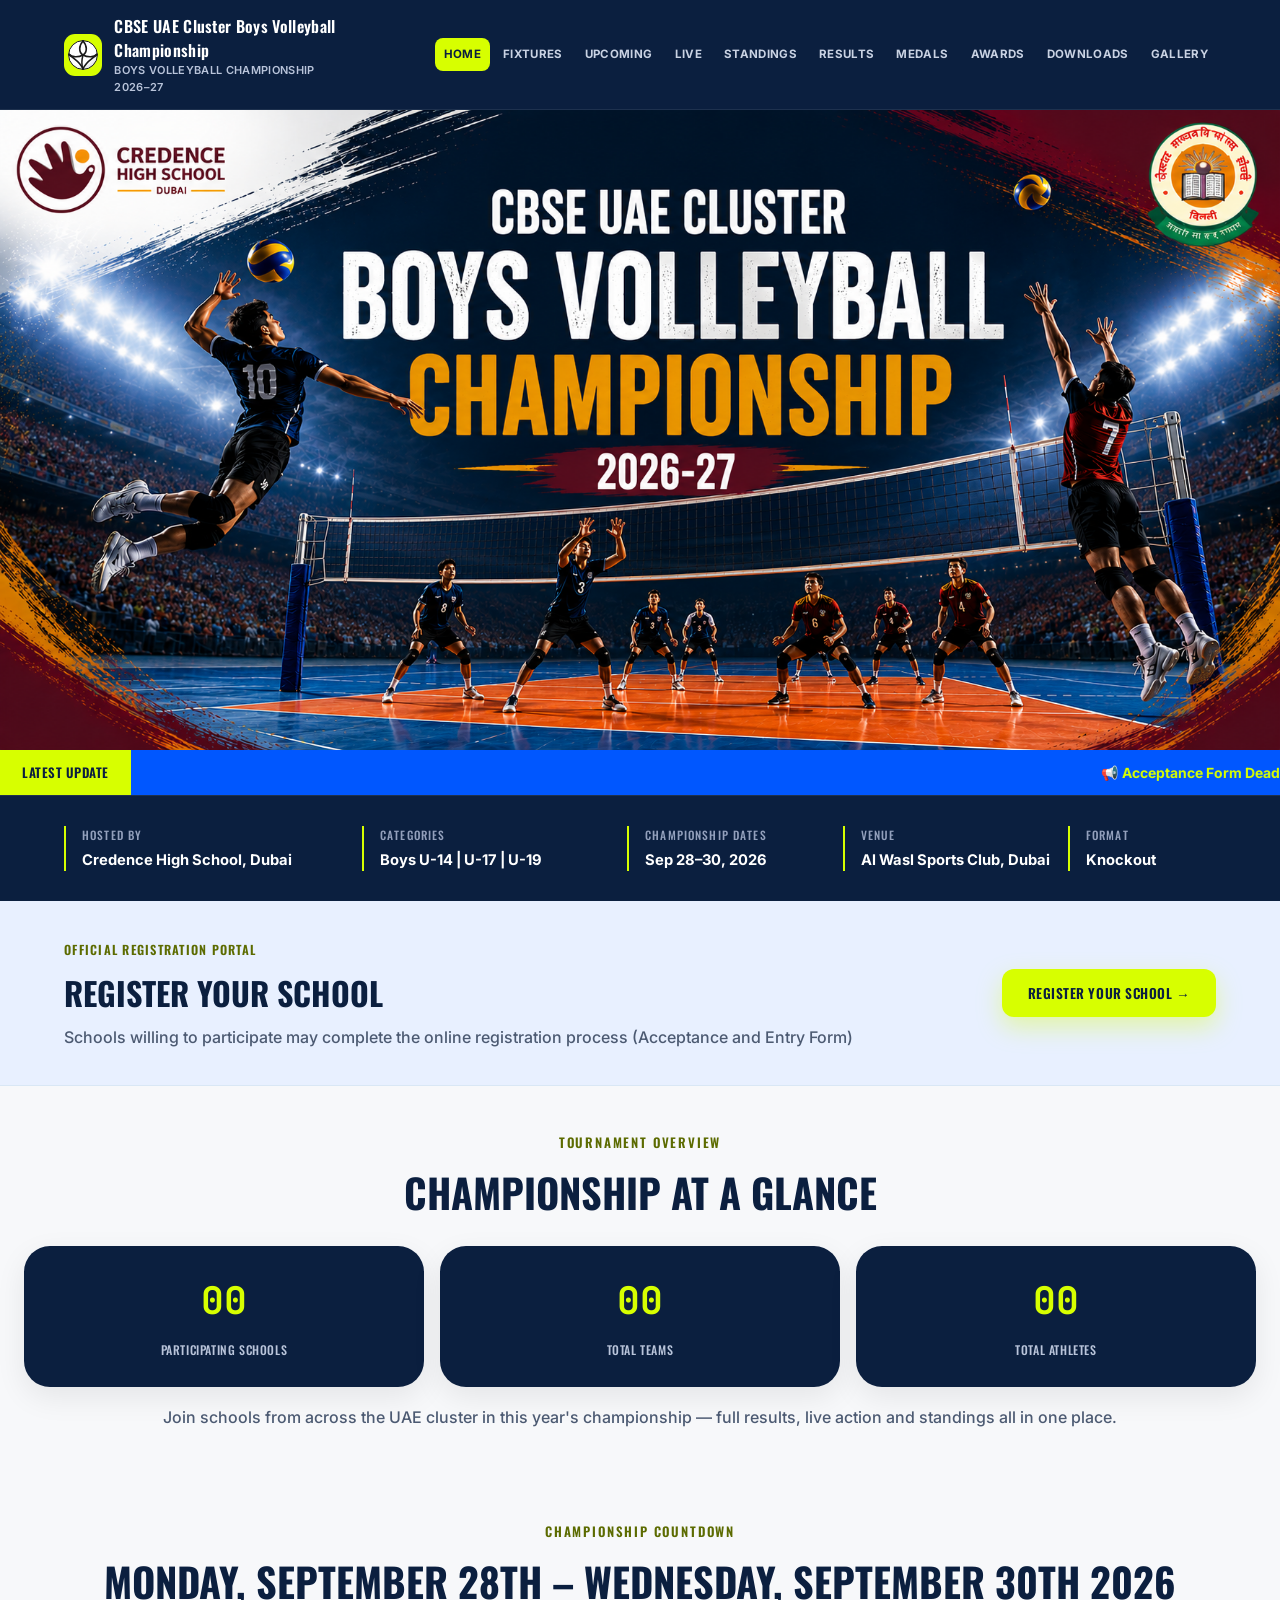
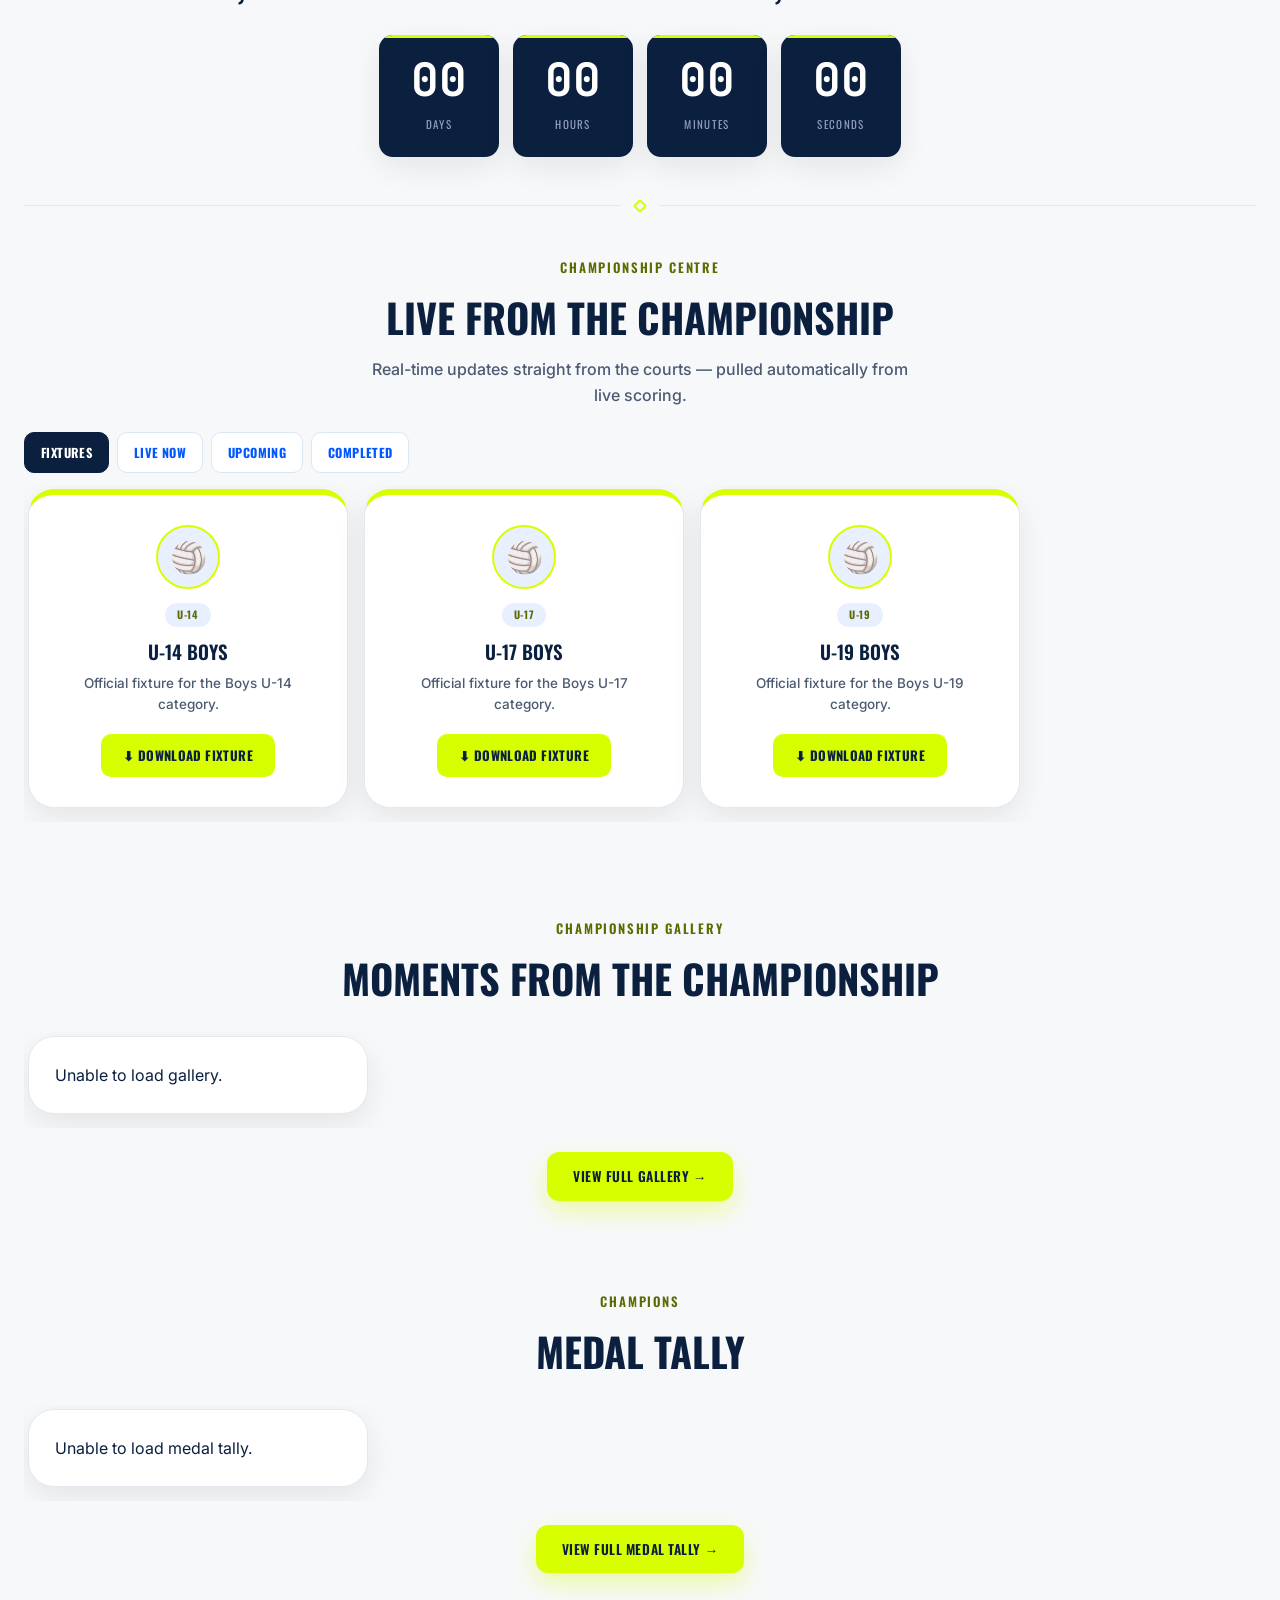
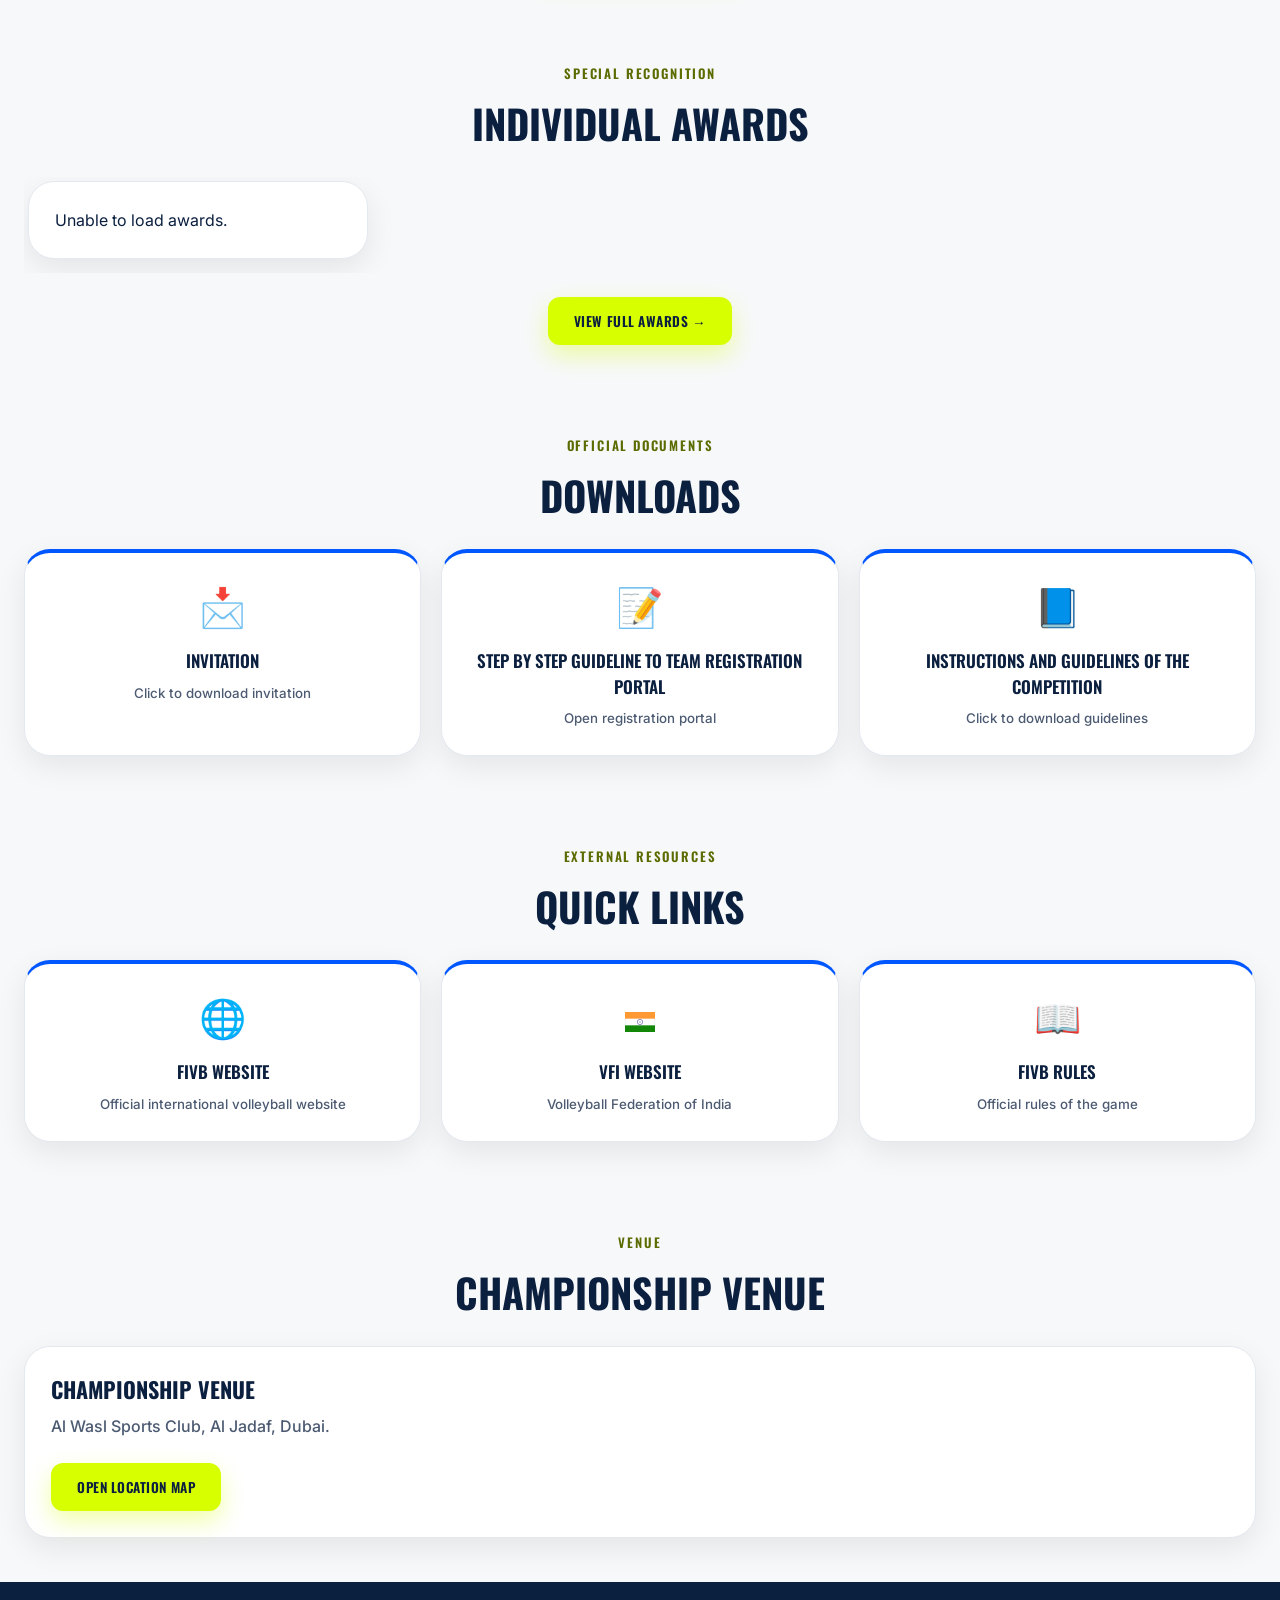
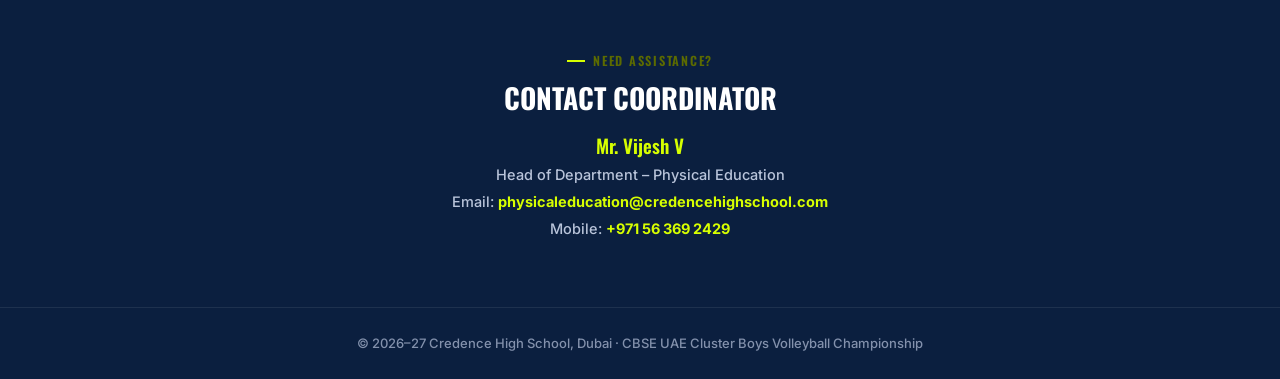
<file: index.html>
<!DOCTYPE html>
<html lang="en">
<head>
<meta charset="UTF-8">
<meta name="viewport" content="width=device-width,initial-scale=1.0">
<title>CBSE UAE Cluster Boys Volleyball Championship 2026–27</title>
<meta name="description" content="Official portal for the CBSE UAE Cluster Boys Volleyball Championship, hosted by Credence High School, Dubai. Fixtures, live scores, standings, results and more.">
<link rel="stylesheet" href="styles.css">
<script src="config.js"></script>
</head>
<body>
<header class="header" id="site-header"></header>

<main id="home">
<section class="hero">
  <img src="images/cover.png" alt="CBSE UAE Cluster Boys Volleyball Championship 2026-27, hosted by Credence High School, Dubai">
</section>

<section class="news" id="deadlines">
  <div class="news-title">Latest Update</div>
  <marquee id="ticker">🏆 Welcome to the official portal for the CBSE UAE Cluster Boys Volleyball Championship, hosted by Credence High School, Dubai </marquee>
</section>

<section class="quick-info">
  <div><p>Hosted by</p><h2 data-hosted-by>Credence High School, Dubai</h2></div>
  <div><p>Categories</p><h2 data-categories>Boys U-14 | U-17 | U-19</h2></div>
  <div><p>Championship Dates</p><h2 data-championship-dates-short>Sep 28–30, 2026</h2></div>
  <div><p>Venue</p><h2 data-venue-short>Al Jadaf, Dubai</h2></div>
  <div><p>Format</p><h2>Knockout</h2></div>
</section>

<section class="registration">
  <div>
    <small>Official Registration Portal</small>
    <h1>Register Your School</h1>
    <p>Schools willing to participate may complete the online registration process (Acceptance and Entry Form)</p>
  </div>
  <a class="btn" href="#" id="registrationBtn" target="_blank">Register Your School →</a>
</section>

<section class="section">
  <div class="title"><small>Tournament Overview</small><h2>Championship at a Glance</h2></div>
  <div class="stats-grid" id="overviewStats"></div>
  <p class="muted" id="overviewNote" style="text-align:center;margin-top:18px"></p>
</section>

<section class="section">
  <div class="title"><small>Championship Countdown</small><h2 data-championship-dates-full>September 28–30, 2026</h2></div>
  <div class="countdown" id="timer">
    <div class="count-box"><strong id="days">00</strong><span>Days</span></div>
    <div class="count-box"><strong id="hours">00</strong><span>Hours</span></div>
    <div class="count-box"><strong id="minutes">00</strong><span>Minutes</span></div>
    <div class="count-box"><strong id="seconds">00</strong><span>Seconds</span></div>
  </div>
</section>

<div class="court-rule"><i></i></div>

<section class="section">
  <div class="title"><small>Championship Centre</small><h2>Live From The Championship</h2><p class="muted">Real-time updates straight from the courts — pulled automatically from live scoring.</p></div>

  <div class="tabs" id="homeTabs">
    <button class="tab active" onclick="showHomeTab('hc-fixtures',this)">Fixtures</button>
    <button class="tab" onclick="showHomeTab('hc-live',this)">Live Now</button>
    <button class="tab" onclick="showHomeTab('hc-upcoming',this)">Upcoming</button>
    <button class="tab" onclick="showHomeTab('hc-completed',this)">Completed</button>
  </div>

  <div id="hc-fixtures" class="panel active">
    <div id="hcFixturesBox" class="carousel-row" style="overflow-x:auto"></div>
    <div id="hcFixturesDots" class="carousel-dots"></div>
  </div>

  <div id="hc-live" class="panel">
    <div id="hcLiveBox" class="carousel-row carousel-clickthrough" onclick="carouselCardClick(event,'live-scores.html')"><div class="card">Loading...</div></div>
  <div id="hcLiveDots" class="carousel-dots"></div>
    <p style="text-align:center;margin-top:18px"><a class="btn btn-quiet-dark" href="live-scores.html">Open Full Live Scores →</a></p>
  </div>

  <div id="hc-upcoming" class="panel">
    <div id="hcUpcomingBox" class="carousel-row carousel-clickthrough" onclick="carouselCardClick(event,'upcoming.html')"><div class="card">Loading...</div></div>
  <div id="hcUpcomingDots" class="carousel-dots"></div>
    <p style="text-align:center;margin-top:18px"><a class="btn btn-quiet-dark" href="upcoming.html">View All Upcoming Matches →</a></p>
  </div>

  <div id="hc-completed" class="panel">
    <div id="hcCompletedBox" class="carousel-row carousel-clickthrough" onclick="carouselCardClick(event,'results.html')"><div class="card">Loading...</div></div>
  <div id="hcCompletedDots" class="carousel-dots"></div>
    <p style="text-align:center;margin-top:18px"><a class="btn btn-quiet-dark" href="results.html">View All Results →</a> <a class="btn btn-quiet-dark" href="standings.html">View Standings →</a></p>
  </div>
</section>

<section class="section">
  <div class="title"><small>Championship Gallery</small><h2>Moments From The Championship</h2></div>
  <div id="hcGalleryBox" class="carousel-row carousel-clickthrough" onclick="carouselCardClick(event,'gallery.html')"><div class="card">Loading...</div></div>
  <div id="hcGalleryDots" class="carousel-dots"></div>
  <p style="text-align:center;margin-top:18px"><a class="btn btn-quiet-dark" href="gallery.html">View Full Gallery →</a></p>
</section>

<section class="section">
  <div class="title"><small>Champions</small><h2>Medal Tally</h2></div>
  <div id="hcMedalBox" class="carousel-row carousel-clickthrough" onclick="carouselCardClick(event,'medal-tally.html')"><div class="card">Loading...</div></div>
  <div id="hcMedalDots" class="carousel-dots"></div>
  <p style="text-align:center;margin-top:18px"><a class="btn btn-quiet-dark" href="medal-tally.html">View Full Medal Tally →</a></p>
</section>

<section class="section">
  <div class="title"><small>Special Recognition</small><h2>Individual Awards</h2></div>
  <div id="hcAwardBox" class="carousel-row carousel-clickthrough" onclick="carouselCardClick(event,'awards.html')"><div class="card">Loading...</div></div>
  <div id="hcAwardDots" class="carousel-dots"></div>
  <p style="text-align:center;margin-top:18px"><a class="btn btn-quiet-dark" href="awards.html">View Full Awards →</a></p>
</section>

<section class="section">
  <div class="title"><small>Official Documents</small><h2>Downloads</h2></div>
  <div id="downloads" class="grid3"></div>
</section>

<section class="section">
  <div class="title"><small>External Resources</small><h2>Quick Links</h2></div>
  <div id="quickLinks" class="grid3"></div>
</section>

<section class="section">
  <div class="title"><small>Venue</small><h2>Championship Venue</h2></div>
  <div id="venue" class="card">Loading venue...</div>
</section>

<section class="section" id="whatsappSection" style="display:none">
  <div class="whatsapp-banner">
    <div class="whatsapp-banner-icon">
      <svg viewBox="0 0 32 32" width="34" height="34" aria-hidden="true"><path fill="#FFFFFF" d="M16 3C9 3 3.3 8.6 3.3 15.5c0 2.5.7 4.8 1.9 6.8L3 29l6.9-2.1c1.9 1.1 4.1 1.6 6.1 1.6 7 0 12.7-5.6 12.7-12.5C28.7 8.6 23 3 16 3zm0 22.7c-1.9 0-3.8-.5-5.4-1.5l-.4-.2-4.1 1.3 1.3-4-.3-.4c-1.1-1.7-1.7-3.6-1.7-5.6C5.4 9.8 10.1 5.2 16 5.2c5.9 0 10.6 4.6 10.6 10.3 0 5.7-4.7 10.2-10.6 10.2zm5.8-7.7c-.3-.2-1.9-.9-2.2-1-.3-.1-.5-.2-.7.2-.2.3-.8 1-1 1.2-.2.2-.4.2-.7.1-.3-.2-1.4-.5-2.6-1.6-1-.9-1.6-2-1.8-2.3-.2-.3 0-.5.1-.6.1-.1.3-.4.5-.5.2-.2.2-.3.3-.5.1-.2 0-.4 0-.6-.1-.2-.7-1.7-1-2.3-.2-.6-.5-.5-.7-.5h-.6c-.2 0-.5.1-.8.4-.3.3-1 1-1 2.4s1.1 2.8 1.2 3c.1.2 2.2 3.3 5.3 4.6.7.3 1.3.5 1.7.6.7.2 1.4.2 1.9.1.6-.1 1.9-.8 2.1-1.5.3-.7.3-1.4.2-1.5-.1-.1-.3-.2-.6-.3z"/></svg>
    </div>
    <div class="whatsapp-banner-text">
      <h3>Join Our WhatsApp Group</h3>
      <p>Stay updated with quick announcements, schedule changes and results — connect with the other participating schools here.</p>
    </div>
    <a class="whatsapp-banner-btn" id="whatsappJoinBtn" href="#" target="_blank">Join Group →</a>
  </div>
</section>

<section class="contact" id="contact">
  <div class="card contact-card" style="background:transparent;border:none;box-shadow:none">
    <span class="eyebrow">Need Assistance?</span>
    <h2>Contact Coordinator</h2>
    <h3>Mr. Vijesh V</h3>
    <p>Head of Department – Physical Education</p>
    <p>Email: <a href="mailto:physicaleducation@credencehighschool.com">physicaleducation@credencehighschool.com</a></p>
    <p>Mobile: <a href="tel:+971563692429">+971 56 369 2429</a></p>
  </div>
</section>
</main>

<footer class="footer" id="site-footer"></footer>

<script src="components.js"></script>
<script>
renderLayout('home');
applyCommonConfig();

if(SITE_CONFIG.whatsappGroupUrl && !SITE_CONFIG.whatsappGroupUrl.includes("PASTE_")){
  document.getElementById('whatsappSection').style.display = '';
  document.getElementById('whatsappJoinBtn').href = SITE_CONFIG.whatsappGroupUrl;
  // Floating quick-access button, homepage only — stays visible while scrolling
  const floatBtn = document.createElement('a');
  floatBtn.href = SITE_CONFIG.whatsappGroupUrl;
  floatBtn.target = '_blank';
  floatBtn.className = 'whatsapp-float';
  floatBtn.title = 'Join our WhatsApp group';
  floatBtn.innerHTML = '<svg viewBox="0 0 32 32" width="28" height="28" aria-hidden="true"><path fill="#FFFFFF" d="M16 3C9 3 3.3 8.6 3.3 15.5c0 2.5.7 4.8 1.9 6.8L3 29l6.9-2.1c1.9 1.1 4.1 1.6 6.1 1.6 7 0 12.7-5.6 12.7-12.5C28.7 8.6 23 3 16 3zm0 22.7c-1.9 0-3.8-.5-5.4-1.5l-.4-.2-4.1 1.3 1.3-4-.3-.4c-1.1-1.7-1.7-3.6-1.7-5.6C5.4 9.8 10.1 5.2 16 5.2c5.9 0 10.6 4.6 10.6 10.3 0 5.7-4.7 10.2-10.6 10.2zm5.8-7.7c-.3-.2-1.9-.9-2.2-1-.3-.1-.5-.2-.7.2-.2.3-.8 1-1 1.2-.2.2-.4.2-.7.1-.3-.2-1.4-.5-2.6-1.6-1-.9-1.6-2-1.8-2.3-.2-.3 0-.5.1-.6.1-.1.3-.4.5-.5.2-.2.2-.3.3-.5.1-.2 0-.4 0-.6-.1-.2-.7-1.7-1-2.3-.2-.6-.5-.5-.7-.5h-.6c-.2 0-.5.1-.8.4-.3.3-1 1-1 2.4s1.1 2.8 1.2 3c.1.2 2.2 3.3 5.3 4.6.7.3 1.3.5 1.7.6.7.2 1.4.2 1.9.1.6-.1 1.9-.8 2.1-1.5.3-.7.3-1.4.2-1.5-.1-.1-.3-.2-.6-.3z"/></svg>';
  document.body.appendChild(floatBtn);
}
const API=getApiUrl();

const targetDate = new Date(SITE_CONFIG.championshipStart).getTime();
function tick(){
  const n=Date.now(),d=targetDate-n;
  if(d<=0)return;
  days.innerText=String(Math.floor(d/(1000*60*60*24))).padStart(2,'0');
  hours.innerText=String(Math.floor((d%(1000*60*60*24))/(1000*60*60))).padStart(2,'0');
  minutes.innerText=String(Math.floor((d%(1000*60*60))/(1000*60))).padStart(2,'0');
  seconds.innerText=String(Math.floor((d%(1000*60))/1000)).padStart(2,'0');
}
tick(); setInterval(tick,1000);

const HOME_TAB_CAROUSEL = { 'hc-live':['hcLiveBox','hcLiveDots'], 'hc-upcoming':['hcUpcomingBox','hcUpcomingDots'], 'hc-completed':['hcCompletedBox','hcCompletedDots'] };
function showHomeTab(id, btn){
  document.querySelectorAll('#homeTabs .tab').forEach(t=>t.classList.remove('active'));
  document.querySelectorAll('#home > .section .panel').forEach(p=>p.classList.remove('active'));
  btn.classList.add('active');
  document.getElementById(id).classList.add('active');
  // A tab that starts hidden reports 0 width for its carousel until it's
  // actually visible — re-measure now that this one just became visible,
  // otherwise it would silently never auto-scroll.
  const pair = HOME_TAB_CAROUSEL[id];
  if(pair) requestAnimationFrame(()=>remeasureCarousel(pair[0], pair[1]));
}

function lockedNote(msg){ return `<div class="card" style="text-align:center;color:var(--ink-soft)">🔒 ${msg}</div>`; }

function loadOverviewTab(){
  const ov = SITE_CONFIG.overview;
  overviewStats.innerHTML = `
    <div class="stat-card"><strong>${ov.participatingSchools||'00'}</strong><span>Participating Schools</span></div>
    <div class="stat-card"><strong>${ov.totalTeams||'00'}</strong><span>Total Teams</span></div>
    <div class="stat-card"><strong>${ov.totalAthletes||'00'}</strong><span>Total Athletes</span></div>`;
  overviewNote.innerText = ov.overviewNote || "Join schools from across the UAE cluster in this year's championship — full results, live action and standings all in one place.";
}

function loadFixturesTab(){
  if(!SITE_CONFIG.phase.fixturesOpen){ hcFixturesBox.innerHTML = lockedNote("Fixtures will be published here once finalized."); return; }
  const cats = [
    { label:'U-14 Boys', icon:'🏐', url: SITE_CONFIG.fixtures.u14 },
    { label:'U-17 Boys', icon:'🏐', url: SITE_CONFIG.fixtures.u17 },
    { label:'U-19 Boys', icon:'🏐', url: SITE_CONFIG.fixtures.u19 },
  ];
  const cards = cats.map(c => `
    <div class="fixture-card">
      <div class="fixture-card-badge">${c.icon}</div>
      <span class="fixture-card-tag">${c.label.split(' ')[0]}</span>
      <h3>${c.label}</h3>
      <p>Official fixture for the Boys ${c.label.split(' ')[0]} category.</p>
      <a class="download-fixture-btn" href="${c.url}" target="_blank">⬇ Download Fixture</a>
    </div>
  `).join("");
  hcFixturesBox.innerHTML = cards || '<div class="card">Fixtures will be published here soon.</div>';
}

function courtMiniCard(c){
  const status = String(c.status||'').toLowerCase();
  if(status==='completed') return ""; // completed matches belong on Results, not here
  const isLive = status==='live';
  if(!isLive){
    return `<article class="match-card-pro">
      <div class="match-head-pro"><span class="match-label">${c.court}</span><span class="match-status">Idle</span></div>
      <p class="muted" style="text-align:center;padding:20px 0">No match assigned to this court yet.</p>
    </article>`;
  }
  const sets = setPillsHTML(c, 'teamACode', 'teamBCode');
  return `<article class="match-card-pro live">
    <div class="match-head-pro"><span class="match-label">${c.court} · ${c.category||''}</span><span class="match-status live"><span class="live-dot"></span>Live</span></div>
    <div class="match-meta-pro">Set ${c.currentSet||1} · Sets ${c.setsWonA||0}-${c.setsWonB||0}</div>
    <div class="score-board">
      <div class="score-team"><h3>${c.teamA||'Team A'}${(c.teamACode||c.teamAEmirate)?` <span style="color:var(--ink-faint);font-family:var(--mono);font-size:11px">(${[c.teamACode, emirateShort(c.teamAEmirate)].filter(Boolean).join(', ')})</span>`:''}</h3><strong>${c.pointsA||0}</strong></div>
      <div class="score-vs">VS</div>
      <div class="score-team"><h3>${c.teamB||'Team B'}${(c.teamBCode||c.teamBEmirate)?` <span style="color:var(--ink-faint);font-family:var(--mono);font-size:11px">(${[c.teamBCode, emirateShort(c.teamBEmirate)].filter(Boolean).join(', ')})</span>`:''}</h3><strong>${c.pointsB||0}</strong></div>
    </div>
    <div class="set-strip">${sets || '<span class="set-pill">Set in progress</span>'}</div>
  </article>`;
}

async function loadLiveTab(){
  if(!SITE_CONFIG.phase.liveOpen){ hcLiveBox.innerHTML = lockedNote("Live scores will open once the championship begins."); return; }
  try{
    const r = await fetch(API+"?action=courts&cache="+Date.now());
    const d = await r.json();
    const cards = (d.courts||[]).map(courtMiniCard).filter(Boolean).join("");
    renderCarousel('hcLiveBox', 'hcLiveDots', (d.courts||[]).filter(c=>String(c.status||'').toLowerCase()==='live').length, cards, '<div class="card">No court is live right now — check back soon.</div>');
  }catch(e){ hcLiveBox.innerHTML = '<div class="card">Unable to load live scores.</div>'; }
}

function simpleMatchCard(m, showScore){
  return `<article class="match-card-pro">
    <div class="match-head-pro"><span class="match-label">${m.category||''}</span><span class="match-status">${m.status||''}</span></div>
    <div class="match-meta-pro">${m.date?`Date: ${m.date}`:''}${m.time?`   ·   Time: ${m.time}`:''}${m.court?`   ·   ${m.court}`:''}${m.matchNo?`   ·   Match- ${m.matchNo}`:''}${m.roundNo?`   ·   Round- ${m.roundNo}`:''}</div>
    <div class="score-board">
      <div class="score-team"><h3>${m.teamA||''}${(m.teamACode||m.teamAEmirate)?` <span style="color:var(--ink-faint);font-family:var(--mono);font-size:11px">(${[m.teamACode, emirateShort(m.teamAEmirate)].filter(Boolean).join(', ')})</span>`:''}</h3>${showScore?`<strong>${m.scoreA??''}</strong>`:''}</div>
      <div class="score-vs">VS</div>
      <div class="score-team"><h3>${m.teamB||''}${(m.teamBCode||m.teamBEmirate)?` <span style="color:var(--ink-faint);font-family:var(--mono);font-size:11px">(${[m.teamBCode, emirateShort(m.teamBEmirate)].filter(Boolean).join(', ')})</span>`:''}</h3>${showScore?`<strong>${m.scoreB??''}</strong>`:''}</div>
    </div>
    ${showScore ? `<div class="set-strip">${setPillsHTML(m,'teamACode','teamBCode')}</div>` : ''}
    ${showScore && m.winner ? `<div class="match-winner">Winner: ${m.winner}</div>` : ''}
  </article>`;
}

async function loadUpcomingTab(){
  if(!SITE_CONFIG.phase.fixturesOpen){ hcUpcomingBox.innerHTML = lockedNote("Schedule will be published closer to the championship."); return; }
  try{
    const r = await fetch(API+"?action=scheduled&cache="+Date.now());
    const d = await r.json();
    const rows = d.scheduled||[];
    renderCarousel('hcUpcomingBox', 'hcUpcomingDots', rows.length, rows.length ? rows.map(m=>simpleMatchCard(m,false)).join("") : '', '<div class="card">No upcoming matches published yet.</div>');
  }catch(e){ hcUpcomingBox.innerHTML = '<div class="card">Unable to load schedule.</div>'; }
}

async function loadCompletedTab(){
  if(!SITE_CONFIG.phase.standingsOpen){ hcCompletedBox.innerHTML = lockedNote("Results will appear here once matches are completed."); return; }
  try{
    const r = await fetch(API+"?action=results&cache="+Date.now());
    const d = await r.json();
    const rows = (d.results||[]).slice().reverse();
    renderCarousel('hcCompletedBox', 'hcCompletedDots', rows.length, rows.length ? rows.map(m=>simpleMatchCard(m,true)).join("") : '', '<div class="card">No completed matches yet.</div>');
  }catch(e){ hcCompletedBox.innerHTML = '<div class="card">Unable to load results.</div>'; }
}

async function loadGalleryCarousel(){
  if(API.includes("PASTE")){ hcGalleryBox.innerHTML = '<div class="card">Connect Apps Script URL to show photos here.</div>'; return; }
  try{
    const r = await fetch(API+"?action=gallery&cache="+Date.now());
    const d = await r.json();
    const rows = (d.gallery||[]).slice().reverse();
    const cards = rows.length ? rows.map(g=>`
      <div class="gallery-img">${g.url?`<img src="${g.url}" loading="lazy">`:'📸'}<p class="muted">${g.caption||''}</p></div>
    `).join("") : '';
    renderCarousel('hcGalleryBox', 'hcGalleryDots', rows.length, cards, '<div class="card">Photos will appear here once uploaded.</div>');
  }catch(e){ hcGalleryBox.innerHTML = '<div class="card">Unable to load gallery.</div>'; }
}

const MEDAL_POSITION_ORDER = {"Champions":1,"Runner-up":2,"2nd Runner-up":3};
function medalPositionClass(pos){
  return pos==='Champions' ? 'gold' : (pos==='Runner-up' ? 'silver' : 'bronze');
}
async function loadMedalCarousel(){
  if(API.includes("PASTE")){ hcMedalBox.innerHTML = '<div class="card">Connect Apps Script URL to show medals here.</div>'; return; }
  try{
    const r = await fetch(API+"?action=medals&cache="+Date.now());
    const d = await r.json();
    const rows = (d.medals||[]).slice().sort((a,b)=>(MEDAL_POSITION_ORDER[a.position]||9)-(MEDAL_POSITION_ORDER[b.position]||9));
    const cards = rows.map(m=>`
      <div class="medal-preview-card ${medalPositionClass(m.position)}">
        <span class="medal-position-label">${m.position||''}</span>
        <span class="medal-category-label">${m.category||''}</span>
        <div class="medal-preview-photo">${m.photoUrl?`<img src="${m.photoUrl}" loading="lazy">`:`<span>${m.position==='Champions'?'🥇':(m.position==='Runner-up'?'🥈':'🥉')}</span>`}</div>
        <h3>${m.school||'To be updated'}</h3>
        ${m.emirate?`<p class="medal-preview-emirate">${m.emirate}</p>`:''}
      </div>`).join("");
    renderCarousel('hcMedalBox', 'hcMedalDots', rows.length, cards, '<div class="card">Medal tally will be updated after finals.</div>');
  }catch(e){ hcMedalBox.innerHTML = '<div class="card">Unable to load medal tally.</div>'; }
}

async function loadAwardCarousel(){
  if(API.includes("PASTE")){ hcAwardBox.innerHTML = '<div class="card">Connect Apps Script URL to show awards here.</div>'; return; }
  try{
    const r = await fetch(API+"?action=awards&cache="+Date.now());
    const d = await r.json();
    const rows = d.awards||[];
    const cards = rows.map(a=>`
      <div class="award-carousel-card">
        <div class="award-carousel-photo">${a.photoUrl?`<img src="${a.photoUrl}" loading="lazy">`:`<span>${a.icon||'⭐'}</span>`}</div>
        <div class="award-carousel-content">
          <span class="award-carousel-label">${a.category||''}</span>
          <h3>${a.award||''}</h3>
          <p><b>${a.student||'To be updated'}</b></p>
          <p>${a.school||''}${a.emirate?` <span style="font-family:var(--mono);font-size:12px;color:var(--ink-faint)">(${emirateShort(a.emirate)})</span>`:''}</p>
        </div>
      </div>
    `).join("");
    renderCarousel('hcAwardBox', 'hcAwardDots', rows.length, cards, '<div class="card">Awards will be updated after finals.</div>');
  }catch(e){ hcAwardBox.innerHTML = '<div class="card">Unable to load awards.</div>'; }
}

// Continuous auto-scroll for the homepage carousels — pauses briefly if the
// visitor is actively touching/hovering it, then resumes on its own.
// With very few cards, there isn't enough width to scroll at all — nothing
// looks broken, there's just nothing to move. Duplicating the content once
// guarantees there's always enough width for the auto-scroll to visibly run,
// looping seamlessly since the duplicate looks identical.
// Auto-scroll only visibly moves once there's enough real content to
// overflow the visible width — with just 1-2 live matches or photos, there's
// nothing meaningful to scroll through yet, and that's correct, not broken.
// (Earlier this triplicated content to force motion — removed, since showing
// the same real match or photo repeated looked like duplicate/wrong data.)

// Renders a carousel's cards and duplicates them exactly once, so the
// auto-scroll can wrap seamlessly at the halfway point instead of jump-
// cutting back to the start (which is what caused the flicker before).
// Every real card is shown, then the *same* set repeats once — by the time
// a viewer scrolls that far, the repeat isn't noticeable, and there's no
// visible jump because what's on screen right before and after the wrap
// looks identical.
[["hcLiveBox","hcLiveDots"],["hcUpcomingBox","hcUpcomingDots"],["hcCompletedBox","hcCompletedDots"],["hcGalleryBox","hcGalleryDots"],["hcMedalBox","hcMedalDots"],["hcAwardBox","hcAwardDots"]].forEach(([id,dotsId])=>autoScrollCarousel(id, dotsId, 0.6));

let resizeDebounce;
window.addEventListener('resize', ()=>{
  clearTimeout(resizeDebounce);
  resizeDebounce = setTimeout(()=>{
    ["hcLiveBox","hcUpcomingBox","hcCompletedBox","hcGalleryBox","hcMedalBox","hcAwardBox"].forEach(id=>{
      const dotsId = id.replace('Box','Dots');
      if(carouselRawHTML[id]) applyCarouselLayout(id, dotsId);
    });
  }, 300);
});

loadOverviewTab();
loadFixturesTab();
loadLiveTab();
loadUpcomingTab();
loadCompletedTab();
loadGalleryCarousel();
loadMedalCarousel();
loadAwardCarousel();
setInterval(loadLiveTab, 15000);

function loadDirectContent(){
  const regBtn = document.getElementById("registrationBtn");
  if(regBtn) regBtn.href = SITE_CONFIG.registrationUrl;

  downloads.innerHTML = SITE_CONFIG.downloads.map(d=>`
    <a class="card tile" href="${d.url}" target="_blank">
      <span>${d.icon}</span>
      <strong>${d.title}</strong>
      <small>${d.note}</small>
    </a>
  `).join("");

  quickLinks.innerHTML = SITE_CONFIG.quickLinks.map(d=>`
    <a class="card tile" href="${d.url}" target="_blank">
      <span>${d.icon}</span>
      <strong>${d.title}</strong>
      <small>${d.note}</small>
    </a>
  `).join("");

  venue.innerHTML = `
    <h2 style="font-family:var(--display);text-transform:uppercase;font-size:22px;margin-bottom:8px">${SITE_CONFIG.venue.title}</h2>
    <p class="muted">${SITE_CONFIG.venue.details}</p><br>
    <a class="btn" href="${SITE_CONFIG.venue.mapUrl}" target="_blank">Open Location Map</a>
  `;
}
loadDirectContent();

async function loadNotices(){
  const fallback = [
    {title:"Acceptance Form Deadline", message: SITE_CONFIG.acceptanceDeadline},
    {title:"Entry Form Deadline", message: SITE_CONFIG.entryDeadline},
    {title:"Championship Dates", message: SITE_CONFIG.championshipDatesText}
  ];
  let notices = fallback;
  if(!API.includes("PASTE")){
    try{
      const r=await fetch(API+"?action=all&cache="+Date.now());
      const data=await r.json();
      if(data.notices && data.notices.length) notices = data.notices;
    }catch(e){ /* keep fallback */ }
  }
  ticker.innerHTML = notices.map(n=>"📢 <strong>"+n.title+"</strong>: "+n.message).join(" &nbsp; | &nbsp; ");
}
loadNotices();
</script>
</body>
</html>
</file>
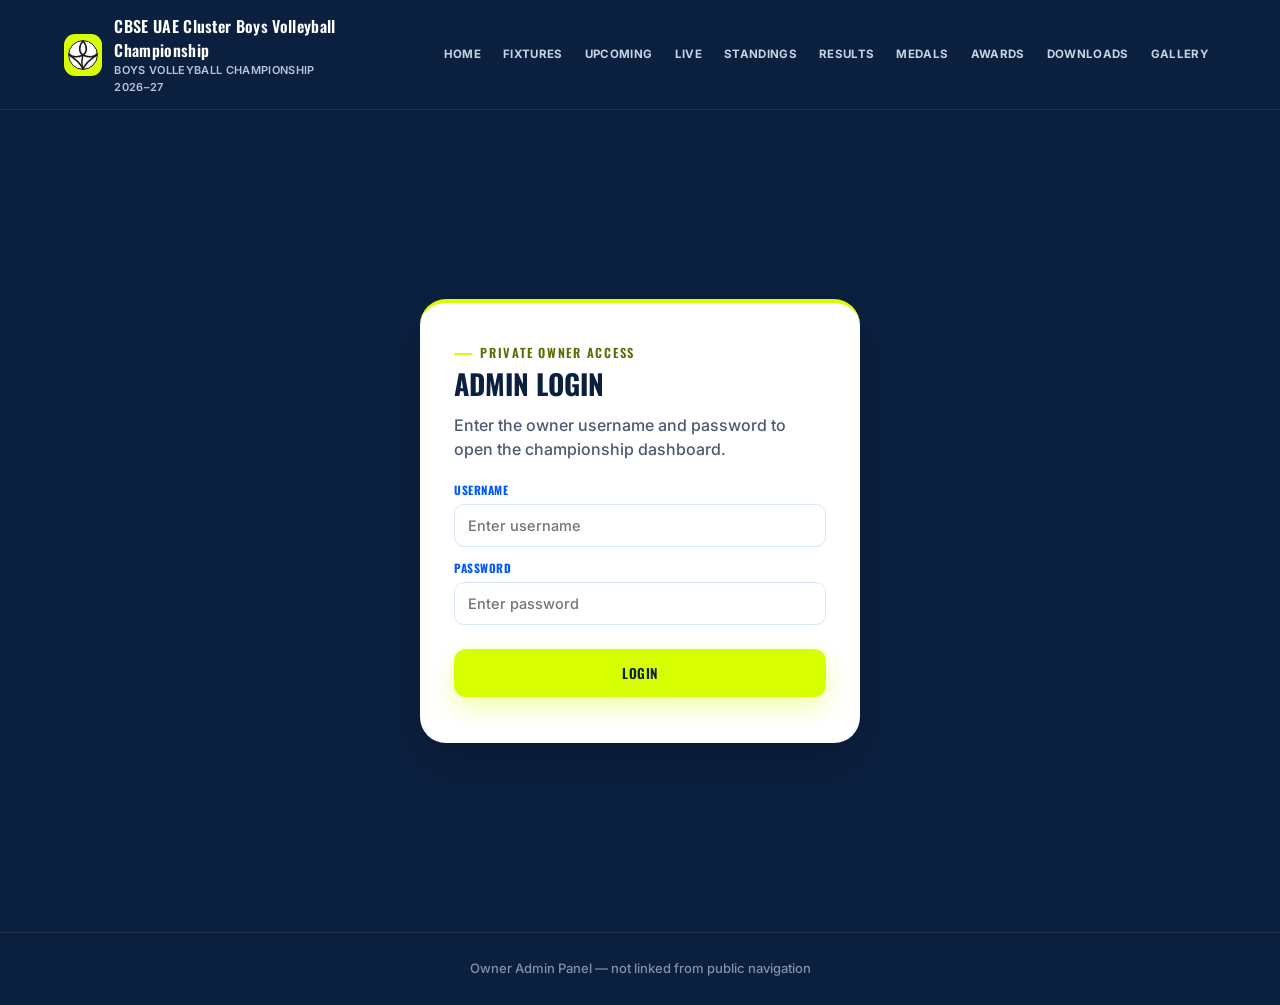
<file: admin.html>
<!DOCTYPE html>
<html lang="en">
<head>
<meta charset="UTF-8">
<meta name="viewport" content="width=device-width,initial-scale=1.0">
<title>Owner Admin | CBSE UAE Cluster Boys Volleyball Championship</title>
<link rel="stylesheet" href="styles.css">
<script src="config.js"></script>
</head>
<body>
<header class="header" id="site-header"></header>

<div id="loginScreen" class="login-wrap">
  <div class="login-card">
    <span class="eyebrow">Private Owner Access</span>
    <h1>Admin Login</h1>
    <p>Enter the owner username and password to open the championship dashboard.</p>
    <label>Username</label><input id="loginUser" type="text" placeholder="Enter username" autocomplete="username">
    <label>Password</label><input id="loginPass" type="password" placeholder="Enter password" autocomplete="current-password">
    <br><br>
    <button class="btn" id="loginBtn" onclick="login()" style="width:100%">Login</button>
    <div id="loginMsg" class="login-error"></div>
  </div>
</div>

<div id="dashboard">
<section class="section">
  <div class="title" style="display:flex;align-items:center;justify-content:space-between;flex-wrap:wrap;gap:12px;text-align:left;margin-bottom:18px">
    <div><small>Mobile Admin Dashboard</small><h2 style="margin-top:4px">Match Control</h2></div>
    <button class="btn btn-danger" style="border:1.5px solid var(--live);background:transparent;color:var(--live)" onclick="logout()">Logout</button>
  </div>
  <p id="sessionMsg" class="muted" style="margin-bottom:16px"></p>
  <div style="display:none"><input id="password" type="password"></div>
  <div class="tabs" id="mainTabs">
    <button class="tab active" onclick="show('liveScoringPanel')">Live Scoring</button>
    <button class="tab" onclick="show('teamsp')">Teams / Attendance</button>
    <button class="tab" onclick="show('upcomingp')">Upcoming Matches</button>
    <button class="tab" onclick="show('completedp')">Completed Matches</button>
    <button class="tab" onclick="show('standingp')">Current Standing</button>
    <button class="tab" onclick="show('notice')">Notice</button>
    <button class="tab" onclick="show('galleryp')">Gallery</button>
    <button class="tab" onclick="show('medalp')">Medal Tally</button>
    <button class="tab" onclick="show('awardp')">Awards</button>
    <button class="tab" onclick="show('manual')">Manual Entry / Fix</button>
  </div>

  <div id="liveScoringPanel" class="panel main-panel active" style="background:transparent;box-shadow:none;border:none;padding:0">
    <div class="court-tabs">
      <div class="court-tabs-label">Live Court Scoring</div>
      <div class="tabs" id="courtTabs"></div>
    </div>
    <div id="courtPanels"></div>
  </div>

  <div id="teamsp" class="panel main-panel card">
    <p class="muted" style="margin-bottom:16px">Mark schools present on the day. Saving a category replaces its whole list — so add every school first, then save. School names entered here also auto-suggest in the Court scoring tabs, keeping names consistent for Standings.</p>
    <div class="tabs" id="teamCatTabs">
      <button class="tab active" data-teamcat="Boys U-14" onclick="showTeamCat('Boys U-14',this)">U-14</button>
      <button class="tab" data-teamcat="Boys U-17" onclick="showTeamCat('Boys U-17',this)">U-17</button>
      <button class="tab" data-teamcat="Boys U-19" onclick="showTeamCat('Boys U-19',this)">U-19</button>
    </div>
    <div style="overflow-x:auto">
      <table class="table" id="teamsTable">
        <tr><th style="width:50px">SL</th><th>School Name</th><th style="width:120px">School Code</th><th style="width:130px">Emirate</th><th style="width:80px">Present</th><th style="width:40px"></th></tr>
        <tbody id="teamsTbody"></tbody>
      </table>
    </div>
    <br>
    <button class="btn btn-outline" style="color:var(--ink);border-color:var(--line-cool)" onclick="addTeamRow()">+ Add School Row</button>
    <button class="btn" onclick="saveTeamsCat()">Save This Category's List</button>
    <button class="btn btn-outline" style="color:var(--live);border-color:var(--live)" onclick="clearTeamsCat()">🗑️ Clear This Category's List</button>
    <div style="margin-top:14px;display:flex;align-items:center;gap:16px;flex-wrap:wrap">
      <span style="font-size:14px;color:var(--ink-soft);font-weight:600">Also add these same schools to:</span>
      <div id="copyTargetCheckboxes" style="display:flex;gap:16px;flex-wrap:wrap"></div>
      <button class="btn btn-outline" style="padding:9px 16px;color:var(--court);border-color:var(--court)" onclick="copyTeamsToOtherCategories()">Go</button>
    </div>
    <p id="teamsMsg" class="muted" style="margin-top:12px"></p>
  </div>


  <div id="upcomingp" class="panel main-panel card">
    <p class="muted" style="margin-bottom:16px">Schedule matches ahead of time — same team/date/time controls as live scoring, but this just publishes a "Scheduled" entry for the public Upcoming tab. When the match actually starts, score it from the Court tabs above as normal; that publishes the real result and this scheduled entry stops showing once it's not the nearest upcoming match.</p>
    <div class="admin-form">
      <div><label>Category</label><select id="upCat"></select></div>
      <div class="team-autocomplete">
        <label class="tiny-label">Team A</label>
        <input id="upTeamA" placeholder="Team A school" autocomplete="off" oninput="onUpTeamInput('A',this)" onfocus="onUpTeamInput('A',this)">
        <input type="hidden" id="upTeamACode">
        <input type="hidden" id="upTeamAEmirate">
        <div class="team-suggestions" id="upTeamASuggest"></div>
      </div>
      <div class="team-autocomplete">
        <label class="tiny-label">Team B</label>
        <input id="upTeamB" placeholder="Team B school" autocomplete="off" oninput="onUpTeamInput('B',this)" onfocus="onUpTeamInput('B',this)">
        <input type="hidden" id="upTeamBCode">
        <input type="hidden" id="upTeamBEmirate">
        <div class="team-suggestions" id="upTeamBSuggest"></div>
      </div>
      <div><label>Court</label><select id="upCourt"><option>Court-1</option><option>Court-2</option><option>Court-3</option><option>Court-4</option></select></div>
      <input id="upMatchNo" type="number" min="1" step="1" placeholder="Match No.">
      <input id="upRoundNo" type="number" min="1" step="1" placeholder="Round No.">
      <div class="full custom-date-time">
        <label class="tiny-label">Date (dd/mm/yyyy)</label>
        <div class="dtp-row">
          <select id="upDate-d"><option value="">Day</option></select>
          <select id="upDate-m"><option value="">Month</option></select>
          <select id="upDate-y"><option value="">Year</option></select>
        </div>
      </div>
      <div class="full custom-date-time">
        <label class="tiny-label">Time</label>
        <div class="dtp-row">
          <select id="upTime-h"><option value="">Hour</option></select>
          <select id="upTime-mi"><option value="">Min</option></select>
          <select id="upTime-ap"><option value="">AM/PM</option><option>AM</option><option>PM</option></select>
        </div>
      </div>
    </div>
    <br><button class="btn" onclick="addUpcomingMatch()">Add to Upcoming Schedule</button>
    <p id="upcomingMsg" class="muted" style="margin-top:12px"></p>

    <h3 style="font-family:var(--display);text-transform:uppercase;font-size:16px;margin:26px 0 12px">Currently Scheduled</h3>
    <div id="upcomingList" class="muted">Loading...</div>
  </div>


  <div id="completedp" class="panel main-panel card">
    <p class="muted" style="margin-bottom:16px">Completed matches publish here automatically as they finish on the Court tabs. With 30+ matches over two days, this list can grow fast — remove ones you don't need to keep visible anymore. Removing here only clears it from this list and the public Results page; it doesn't undo anything already reflected in Standings or Medal Tally.</p>
    <div class="tabs" id="completedCatTabs" style="margin-bottom:16px">
      <button class="tab active" onclick="loadCompletedList('All',this)">All</button>
      <button class="tab" onclick="loadCompletedList('Boys U-14',this)">U-14</button>
      <button class="tab" onclick="loadCompletedList('Boys U-17',this)">U-17</button>
      <button class="tab" onclick="loadCompletedList('Boys U-19',this)">U-19</button>
    </div>
    <div id="completedList" class="muted">Loading...</div>
  </div>


  <div id="standingp" class="panel main-panel card">
    <p class="muted" style="margin-bottom:16px">Exactly what's live on the public Standings page — P/W/L, Summary and Status are all calculated automatically from completed matches. <b>Next Round</b> is the one field you set manually here; pick it from the dropdown in the last column, then save.</p>
    <div class="tabs" id="standingCatTabs" style="margin-bottom:16px">
      <button class="tab active" onclick="loadStandingCat('Boys U-14',this)">Boys U-14</button>
      <button class="tab" onclick="loadStandingCat('Boys U-17',this)">Boys U-17</button>
      <button class="tab" onclick="loadStandingCat('Boys U-19',this)">Boys U-19</button>
    </div>

    <div id="standingReadOnlyBox" style="overflow-x:auto">Loading...</div>
    <br><button class="btn" onclick="saveStandingRounds()">Save Next Round Changes</button>
    <p id="standingMsg" class="muted" style="margin-top:12px"></p>
  </div>


  <div id="manual" class="panel main-panel card">
    <p class="muted" style="margin-bottom:16px">For byes, forfeits, or fixing a mistake after the fact. For normal live scoring, use the Court tabs above instead — they publish here automatically when a match finishes.</p>
    <div class="admin-form">
      <div><label>Match ID</label><input id="matchId" placeholder="M001"></div>
      <div><label>Category</label><select id="category"><option>Boys U-14</option><option>Boys U-17</option><option>Boys U-19</option><option>Boys U-14 Semi Final</option><option>Boys U-17 Semi Final</option><option>Boys U-19 Semi Final</option><option>Boys U-14 Final</option><option>Boys U-17 Final</option><option>Boys U-19 Final</option></select></div>
      <div><label>Status</label><select id="status"><option>Scheduled</option><option>Live</option><option>Completed</option><option>Postponed</option></select></div>
      <div><label>Current Set</label><select id="currentSet"><option></option><option>Set 1</option><option>Set 2</option><option>Set 3</option><option>Set 4</option><option>Set 5</option></select></div>
      <div><label>Date</label><input id="date" type="date"></div>
      <div><label>Time</label><input id="time" type="time"></div>
      <div><label>Court</label><input id="court" placeholder="Court 1"></div>
      <div><label>Team A</label><input id="teamA"></div>
      <div><label>Team B</label><input id="teamB"></div>
      <div><label>Sets Won Team A</label><input id="scoreA" placeholder="0"></div>
      <div><label>Sets Won Team B</label><input id="scoreB" placeholder="0"></div>
      <div class="full"><label>Set-by-set Scores</label>
        <div class="set-input-grid">
          <input id="set1" placeholder="Set 1: 25-18">
          <input id="set2" placeholder="Set 2: 22-25">
          <input id="set3" placeholder="Set 3: 25-20">
          <input id="set4" placeholder="Set 4">
          <input id="set5" placeholder="Set 5">
        </div>
      </div>
      <div class="full"><label>Winner</label><input id="winner" placeholder="Winning school / To be updated"></div>
    </div>
    <br><button class="btn" onclick="save('saveMatchPhase1')">Save Match</button>
  </div>

  <div id="notice" class="panel main-panel card">
    <div class="admin-form">
      <div><label>Notice ID</label><input id="nId" placeholder="N001"></div>
      <div><label>Title</label><input id="nTitle"></div>
      <div class="full"><label>Message</label><textarea id="nMessage"></textarea></div>
    </div><br><button class="btn" onclick="save('saveNotice')">Save Notice</button>
    <h3 style="font-family:var(--display);text-transform:uppercase;font-size:14px;margin:24px 0 10px;color:var(--ink-soft)">Current Notices</h3>
    <div id="noticeList" class="muted">Loading...</div>
  </div>

  <div id="galleryp" class="panel main-panel card">
    <div class="admin-mobile-note" style="background:var(--court-soft);border-left-color:var(--court)">
      <strong style="display:block;margin-bottom:6px;font-family:var(--display);text-transform:uppercase;font-size:13px;color:var(--court)">⚡ Faster option — upload via Google Drive directly</strong>
      Uploading through this page has to send each photo through the website, which is slow. Instead: <a id="driveFolderLink" href="#" target="_blank" style="font-weight:800">open the Drive folder</a> and drop photos in there using Drive's own app (much faster, works great on phones) — then tap <b>Sync from Drive</b> below and they'll appear on the site within seconds.
      <br><br><button class="btn" style="padding:10px 18px" onclick="syncGalleryFromDrive()">🔄 Sync from Drive</button>
      <button class="btn btn-outline" style="padding:10px 18px;color:var(--court);border-color:var(--court)" onclick="fixGalleryUrls()">🛠️ Fix Broken Photos</button>
      <span id="syncMsg" class="muted" style="margin-left:10px"></span>
    </div>

    <p class="muted" style="margin:18px 0 14px">Or drag photos in here / tap to browse — slower, but works if you don't want to leave this page. Photos are compressed automatically before upload to keep it as quick as possible.</p>
    <div id="dropZone" class="drop-zone">
      <span style="font-size:34px;display:block;margin-bottom:8px">📸</span>
      <strong>Drop photos here, or tap to choose</strong>
      <input type="file" id="fileInput" accept="image/*" multiple style="display:none">
    </div>
    <div id="uploadQueue"></div>

    <h3 style="font-family:var(--display);text-transform:uppercase;font-size:14px;margin:24px 0 10px;color:var(--ink-soft)">Or add by URL instead</h3>
    <div class="admin-form">
      <div><label>Gallery ID</label><input id="gId" placeholder="G001"></div>
      <div><label>Image URL</label><input id="gUrl"></div>
      <div class="full"><label>Caption</label><input id="gCaption"></div>
    </div><br><button class="btn" onclick="save('saveGallery')">Save Gallery Item</button>
    <h3 style="font-family:var(--display);text-transform:uppercase;font-size:14px;margin:24px 0 10px;color:var(--ink-soft)">Current Gallery Photos</h3>
    <div id="galleryListBox" class="muted">Loading...</div>
  </div>

  <div id="medalp" class="panel main-panel card">
    <p class="muted" style="margin-bottom:16px">Fully manual — nothing here is auto-assigned from match results, so you decide exactly who gets which position. You can add <b>two separate rows both set to "2nd Runner-up"</b> for the two semifinal losers — that's expected and fully supported.</p>
    <div class="admin-form">
      <div><label>Medal ID</label><input id="mId" placeholder="U14-3RD-1"></div>
      <div><label>Category</label><select id="mCategory"><option>Boys U-14</option><option>Boys U-17</option><option>Boys U-19</option></select></div>
      <div class="team-autocomplete">
        <label class="tiny-label">School</label>
        <input id="mSchool" placeholder="School name" autocomplete="off" oninput="onMedalTeamInput(this)" onfocus="onMedalTeamInput(this)">
        <input type="hidden" id="mSchoolCode">
        <input type="hidden" id="mEmirate">
        <div class="team-suggestions" id="mSchoolSuggest"></div>
      </div>
      <div><label>Position Secured</label><select id="mPosition"><option>Champions</option><option>Runner-up</option><option>2nd Runner-up</option></select></div>
      <div><label>Played</label><input id="mPlayed" type="number" min="0" placeholder="0"></div>
      <div><label>Won</label><input id="mWon" type="number" min="0" placeholder="0"></div>
      <div><label>Lost</label><input id="mLost" type="number" min="0" placeholder="0"></div>
    </div>
    <div class="full" style="margin-top:14px">
      <label class="tiny-label">Team Photo (optional)</label>
      <div id="medalDropZone" class="drop-zone" style="padding:22px">
        <span style="font-size:26px;display:block;margin-bottom:6px">📷</span>
        <strong style="font-size:12px">Drop a photo here, or tap to choose</strong>
        <input type="file" id="medalFileInput" accept="image/*" style="display:none">
      </div>
      <div id="medalPhotoPreviewBox" style="margin-top:10px"></div>
      <input type="hidden" id="mPhotoUrl">
    </div>
    <br><button class="btn" onclick="save('saveMedal')">Save Medal</button>
    <h3 style="font-family:var(--display);text-transform:uppercase;font-size:14px;margin:24px 0 10px;color:var(--ink-soft)">Current Medals</h3>
    <div id="medalList" class="muted">Loading...</div>
  </div>

  <div id="awardp" class="panel main-panel card">
    <div class="admin-form">
      <div><label>Award ID</label><input id="aId" placeholder="BEST-PLAYER-U14"></div>
      <div><label>Icon</label><input id="aIcon" placeholder="⭐"></div>
      <div><label>Award Name</label><input id="aAward" placeholder="Best Player"></div>
      <div><label>Student Name</label><input id="aStudent"></div>
      <div class="team-autocomplete">
        <label class="tiny-label">School</label>
        <input id="aSchool" placeholder="School name" autocomplete="off" oninput="onAwardTeamInput(this)" onfocus="onAwardTeamInput(this)">
        <input type="hidden" id="aSchoolCode">
        <input type="hidden" id="aEmirate">
        <div class="team-suggestions" id="aSchoolSuggest"></div>
      </div>
      <div><label>Category</label><select id="aCategory"><option>Boys U-14</option><option>Boys U-17</option><option>Boys U-19</option><option>Overall</option></select></div>
    </div>
    <div class="full" style="margin-top:14px">
      <label class="tiny-label">Player Photo (optional)</label>
      <div id="awardDropZone" class="drop-zone" style="padding:22px">
        <span style="font-size:26px;display:block;margin-bottom:6px">📷</span>
        <strong style="font-size:12px">Drop a photo here, or tap to choose</strong>
        <input type="file" id="awardFileInput" accept="image/*" style="display:none">
      </div>
      <div id="awardPhotoPreviewBox" style="margin-top:10px"></div>
      <input type="hidden" id="aPhotoUrl">
    </div>
    <br><button class="btn" onclick="save('saveAward')">Save Award</button>
    <h3 style="font-family:var(--display);text-transform:uppercase;font-size:14px;margin:24px 0 10px;color:var(--ink-soft)">Current Awards</h3>
    <div id="awardList" class="muted">Loading...</div>
  </div>

  <p id="msg" class="muted" style="margin-top:18px"></p>
</section>
</div>
<footer class="footer">Owner Admin Panel — not linked from public navigation</footer>

<script src="components.js"></script>
<script>
/* NOTE: this is a lightweight front-end gate for convenience, not real security —
   the password is checked against the value you set in Code.gs on the server side
   (every save() call is verified there too). Don't treat this page as secret;
   don't link to it from the public nav, and change OWNER_PASSWORD_HINT-less flow
   in Code.gs if you need stronger protection. */
renderLayout('admin');
const API=getApiUrl();
const OWNER_USERNAME="admin";

async function login(){
  const user=loginUser.value.trim(), pass=loginPass.value.trim();
  loginMsg.innerText="";
  if(user!==OWNER_USERNAME){loginMsg.innerText="Incorrect username or password.";return}
  if(!pass){loginMsg.innerText="Please enter your password.";return}

  loginBtn.disabled=true; loginBtn.innerText="Checking...";
  try{
    const r = await fetch(API,{method:'POST',body:JSON.stringify({action:'checkLogin',password:pass})});
    const res = await r.json();
    if(res.ok){
      enterDashboard(pass, true);
    } else {
      loginMsg.innerText="Incorrect username or password.";
    }
  }catch(e){
    loginMsg.innerText="Couldn't reach the server to verify your password. Check your connection and try again.";
  }
  loginBtn.disabled=false; loginBtn.innerText="Login";
}

// Pressing Enter in either login field submits, like any normal login form.
loginUser.addEventListener("keydown", e=>{ if(e.key==="Enter") login(); });
loginPass.addEventListener("keydown", e=>{ if(e.key==="Enter") login(); });

// Auto-logout after 5 minutes of no activity — warns first with a live
// countdown, giving the scorer a clear choice, rather than silently kicking
// them out mid-match.
const IDLE_TIMEOUT_MS = 5 * 60 * 1000;
const IDLE_WARNING_SECONDS = 60;
let idleTimer = null;
let idleWarningInterval = null;
let idleWarningShowing = false;

function resetIdleTimer(){
  if(idleWarningShowing) return; // the warning is already up — needs an explicit choice, not passive activity, to dismiss
  if(sessionStorage.getItem("cbseAdminLoggedIn")!=="yes") return;
  clearTimeout(idleTimer);
  idleTimer = setTimeout(showIdleWarning, IDLE_TIMEOUT_MS);
}

function showIdleWarning(){
  if(sessionStorage.getItem("cbseAdminLoggedIn")!=="yes") return;
  idleWarningShowing = true;
  let secondsLeft = IDLE_WARNING_SECONDS;
  const idleMessage = ()=>`No activity detected. You'll be logged out in ${secondsLeft} second${secondsLeft===1?'':'s'} unless you choose to stay.`;

  showConfirm(idleMessage(),
    ()=>{ clearInterval(idleWarningInterval); idleWarningShowing = false; resetIdleTimer(); },
    ()=>{ clearInterval(idleWarningInterval); idleWarningShowing = false; logout(true); },
    "Stay Logged In", "Log Out Now"
  );

  idleWarningInterval = setInterval(()=>{
    secondsLeft--;
    const msgEl = document.getElementById('modalMessage');
    if(secondsLeft <= 0){
      clearInterval(idleWarningInterval);
      closeModal();
      idleWarningShowing = false;
      logout(true);
      return;
    }
    if(msgEl) msgEl.innerText = idleMessage();
  }, 1000);
}

["mousemove","keydown","click","touchstart","scroll"].forEach(evt=>{
  document.addEventListener(evt, resetIdleTimer, {passive:true});
});

function enterDashboard(pass, isFreshLogin){
  password.value = pass;
  sessionStorage.setItem("cbseAdminLoggedIn","yes");
  sessionStorage.setItem("cbseAdminPass",pass);
  loginScreen.style.display="none";
  dashboard.style.display="block";
  if(isFreshLogin) showToast("Logged in successfully", "success");
  resetIdleTimer();
}

function logout(auto){
  const doLogout = ()=>{
    sessionStorage.clear();
    if(auto){ location.reload(); }
    else { showToast("Logged out", "info"); setTimeout(()=>location.reload(), 900); }
  };
  if(auto){ doLogout(); return; }
  showConfirm("Log out of the admin dashboard?", doLogout);
}

// Refreshing the page keeps you logged in for the rest of this browser tab
// session (standard behavior) — closing the tab/browser clears it automatically.
// This is a session RESTORE, not a fresh login, so no "logged in" notice here.
window.addEventListener("load",()=>{
  if(sessionStorage.getItem("cbseAdminLoggedIn")==="yes"){
    enterDashboard(sessionStorage.getItem("cbseAdminPass")||"", false);
  }
});

function show(id){document.querySelectorAll('.main-panel').forEach(p=>p.classList.remove('active'));document.querySelectorAll('#mainTabs .tab').forEach(t=>t.classList.remove('active'));document.getElementById(id).classList.add('active');if(event&&event.target)event.target.classList.add('active')}
function v(id){return document.getElementById(id).value.trim()}
async function save(action){
  let data={action,password:v('password')};
  if(action==='saveMatchPhase1')Object.assign(data,{matchId:v('matchId'),category:v('category'),status:v('status'),currentSet:v('currentSet'),date:formatDateDMY(v('date')),time:formatTime12h(v('time')),court:v('court'),teamA:v('teamA'),teamB:v('teamB'),scoreA:v('scoreA'),scoreB:v('scoreB'),set1:v('set1'),set2:v('set2'),set3:v('set3'),set4:v('set4'),set5:v('set5'),winner:v('winner')});
  if(action==='saveNotice')Object.assign(data,{id:v('nId'),title:v('nTitle'),message:v('nMessage')});
  if(action==='saveGallery')Object.assign(data,{id:v('gId'),url:v('gUrl'),caption:v('gCaption')});
  if(action==='saveGallery' && !v('gUrl')){ showAlert("⚠️ Image URL can't be blank — paste a photo link before saving, or use the drag-and-drop upload above instead."); return; }
  if(action==='saveMedal')Object.assign(data,{id:v('mId'),category:v('mCategory'),position:v('mPosition'),school:v('mSchool'),schoolCode:v('mSchoolCode'),emirate:v('mEmirate'),played:v('mPlayed'),won:v('mWon'),lost:v('mLost'),photoUrl:v('mPhotoUrl')});
  if(action==='saveAward')Object.assign(data,{id:v('aId'),icon:v('aIcon'),award:v('aAward'),student:v('aStudent'),school:v('aSchool'),schoolCode:v('aSchoolCode'),emirate:v('aEmirate'),category:v('aCategory'),photoUrl:v('aPhotoUrl')});
  msg.innerText='Saving...';
  try{
    const r=await fetch(API,{method:'POST',body:JSON.stringify(data)});
    const res=await r.json();
    msg.innerText=res.message||'Saved.';
    if(action==='saveNotice'){ loadNoticeList(); ['nTitle','nMessage'].forEach(id=>document.getElementById(id).value=''); nId.value = 'NOTICE-'+Date.now(); }
    if(action==='saveMedal'){ loadMedalList(); ['mSchool','mSchoolCode','mEmirate','mPlayed','mWon','mLost','mPhotoUrl'].forEach(id=>document.getElementById(id).value=''); medalPhotoPreviewBox.innerHTML=''; mId.value = 'MEDAL-'+Date.now(); }
    if(action==='saveAward'){ loadAwardList(); ['aIcon','aAward','aStudent','aSchool','aSchoolCode','aEmirate','aPhotoUrl'].forEach(id=>document.getElementById(id).value=''); awardPhotoPreviewBox.innerHTML=''; aId.value = 'AWARD-'+Date.now(); }
    if(action==='saveGallery'){ ['gId','gUrl','gCaption'].forEach(id=>document.getElementById(id).value=''); loadGalleryList(); }
  }
  catch(e){msg.innerText='Unable to save. Please check Apps Script deployment.';}
}

/* ===================== LIVE COURT SCORING =====================
   4 independent panels. Each writes only to its own row on the Courts
   sheet, so courts can be scored simultaneously from different phones
   without clashing. ?court=2 in the URL auto-opens just that court's
   tab — bookmark that link on each scorer's phone. */
const COURTS = ["Court-1","Court-2","Court-3","Court-4"];
const CATEGORY_OPTIONS = [
  "Boys U-14","Boys U-14 Quarterfinal","Boys U-14 Semi Final","Boys U-14 Final",
  "Boys U-17","Boys U-17 Quarterfinal","Boys U-17 Semi Final","Boys U-17 Final",
  "Boys U-19","Boys U-19 Quarterfinal","Boys U-19 Semi Final","Boys U-19 Final"
];

// Custom day/month/year and hour/minute/AM-PM dropdowns — used instead of
// native <input type=date>/<input type=time> so the format is ALWAYS
// dd/mm/yyyy regardless of the browser's locale, and so there's no native
// AM/PM picker quirk that needs an extra outside-click to close.
function dayOptions(){ let o=""; for(let d=1; d<=31; d++) o+=`<option value="${String(d).padStart(2,'0')}">${d}</option>`; return o; }
function monthOptions(){
  const names=["January","February","March","April","May","June","July","August","September","October","November","December"];
  return names.map((n,i)=>`<option value="${String(i+1).padStart(2,'0')}">${n}</option>`).join("");
}
function yearOptions(){ const y0=2026; let o=""; for(let y=y0; y<=y0+2; y++) o+=`<option value="${y}">${y}</option>`; return o; }
function hourOptions(){ let o=""; for(let h=1; h<=12; h++) o+=`<option value="${h}">${h}</option>`; return o; }
function minuteOptions(){ let o=""; for(let m=0; m<60; m++) o+=`<option value="${String(m).padStart(2,'0')}">${String(m).padStart(2,'0')}</option>`; return o; }

function buildCourtUI(){
  const tabsBox = document.getElementById("courtTabs");
  const panelsBox = document.getElementById("courtPanels");
  tabsBox.innerHTML = COURTS.map(c=>`<button class="tab" data-courttab="${c}" onclick="showCourtTab('${c}')">${c}</button>`).join("");
  panelsBox.innerHTML = COURTS.map(c=>courtPanelHTML(c)).join("");
}

function courtPanelHTML(court){
  const safe = court.replace("-","");
  return `
  <div class="panel court-panel" id="panel-${safe}" data-court="${court}">
    <div class="court-panel-head">
      <h3>🏐 ${court}</h3>
      <span class="match-round-badge" id="roundinfo-${safe}"></span>
      <span class="court-status-badge" id="badge-${safe}">Idle</span>
    </div>
    <p class="live-info-line" id="liveinfo-${safe}"></p>

    <div class="court-start-form">
      <select id="cat-${safe}">${CATEGORY_OPTIONS.map(c=>`<option>${c}</option>`).join("")}</select>
      <div class="team-autocomplete">
        <input id="teamA-${safe}" placeholder="Team A school" autocomplete="off" oninput="onTeamInput('${court}','A',this)" onfocus="onTeamInput('${court}','A',this)">
        <input type="hidden" id="teamACode-${safe}">
        <input type="hidden" id="teamAEmirate-${safe}">
        <div class="team-suggestions" id="teamASuggest-${safe}"></div>
      </div>
      <div class="team-autocomplete">
        <input id="teamB-${safe}" placeholder="Team B school" autocomplete="off" oninput="onTeamInput('${court}','B',this)" onfocus="onTeamInput('${court}','B',this)">
        <input type="hidden" id="teamBCode-${safe}">
        <input type="hidden" id="teamBEmirate-${safe}">
        <div class="team-suggestions" id="teamBSuggest-${safe}"></div>
      </div>
      <select id="format-${safe}"><option>Best of 2</option><option>Best of 3</option><option>Best of 5</option></select>
      <input id="matchNo-${safe}" type="number" min="1" step="1" placeholder="Match No.">
      <input id="roundNo-${safe}" type="number" min="1" step="1" placeholder="Round No.">
      <select id="pointsToWin-${safe}"><option value="25">25-point sets</option><option value="15">15-point sets</option><option value="21">21-point sets</option></select>

      <div class="full custom-date-time">
        <label class="tiny-label">Date (dd/mm/yyyy)</label>
        <div class="dtp-row">
          <select id="date-${safe}-d"><option value="">Day</option>${dayOptions()}</select>
          <select id="date-${safe}-m"><option value="">Month</option>${monthOptions()}</select>
          <select id="date-${safe}-y"><option value="">Year</option>${yearOptions()}</select>
        </div>
      </div>
      <div class="full custom-date-time">
        <label class="tiny-label">Time</label>
        <div class="dtp-row">
          <select id="time-${safe}-h"><option value="">Hour</option>${hourOptions()}</select>
          <select id="time-${safe}-mi"><option value="">Min</option>${minuteOptions()}</select>
          <select id="time-${safe}-ap"><option value="">AM/PM</option><option>AM</option><option>PM</option></select>
        </div>
      </div>
    </div>
    <button class="btn" onclick="startCourt('${court}')">Start New Match on ${court}</button>
    <p class="keyboard-hint" id="pointsHint-${safe}"></p>

    <div class="live-score-display">
      <div class="live-score-team">
        <h4 id="nameA-${safe}">Team A</h4>
        <div class="live-score-points" id="ptsA-${safe}">0</div>
        <div class="score-btn-row">
          <button class="score-btn" onclick="point('${court}','A',-1)">−1</button>
          <button class="score-btn plus" onclick="point('${court}','A',1)">+1</button>
        </div>
      </div>
      <div class="live-score-mid" id="setlabel-${safe}">Set 1</div>
      <div class="live-score-team">
        <h4 id="nameB-${safe}">Team B</h4>
        <div class="live-score-points" id="ptsB-${safe}">0</div>
        <div class="score-btn-row">
          <button class="score-btn" onclick="point('${court}','B',-1)">−1</button>
          <button class="score-btn plus" onclick="point('${court}','B',1)">+1</button>
        </div>
      </div>
    </div>

    <div class="set-history-pills" id="sets-${safe}"></div>

    <p class="keyboard-hint">⌨️ While this court's tab is open: <kbd>A</kbd> / <kbd>Z</kbd> = Team A point (add/remove) · <kbd>↑</kbd> / <kbd>↓</kbd> = Team B point (add/remove)</p>

    <div class="court-actions">
      <button class="btn" onclick="endSetCourt('${court}')">End Set</button>
      <button class="btn btn-danger" onclick="resetCourtConfirm('${court}')">Clear Court</button>
    </div>
    <p class="muted" id="msg-${safe}" style="margin-top:12px"></p>
  </div>`;
}

let activeCourt = COURTS[0];
function showCourtTab(court){
  const safe = court.replace("-","");
  document.querySelectorAll('#courtPanels .panel').forEach(p=>p.classList.remove('active'));
  document.querySelectorAll('#courtTabs .tab').forEach(t=>t.classList.remove('active'));
  document.querySelector(`#courtTabs [data-courttab="${court}"]`).classList.add('active');
  document.getElementById('panel-'+safe).classList.add('active');
  activeCourt = court;
}

async function courtAction(action, extra){
  const data = Object.assign({action, password: v('password')}, extra);
  try{
    const r = await fetch(API,{method:'POST',body:JSON.stringify(data)});
    return await r.json();
  }catch(e){
    return {message:'Network error — check connection and try again.'};
  }
}

// Native <input type=date> gives yyyy-mm-dd; <input type=time> gives 24h HH:MM.
// We convert both to plain display strings BEFORE sending to the backend —
// both so the site shows dd/mm/yyyy consistently, and so Google Sheets never
// gets a chance to auto-reinterpret the raw value as its own date/time type.
// Reverse of the above — used when Editing an existing entry, to populate
// the Day/Month/Year and Hour/Min/AM-PM dropdowns from a saved "dd/mm/yyyy"
// and "h:mm AM/PM" string.
function parseDMY(dmy){
  const m = String(dmy||"").match(/^(\d{1,2})\/(\d{1,2})\/(\d{4})$/);
  if(!m) return null;
  return { d: m[1].padStart(2,"0"), m: m[2].padStart(2,"0"), y: m[3] };
}
function parseTime12h(t){
  const m = String(t||"").match(/^(\d{1,2}):(\d{2})\s*(AM|PM)$/i);
  if(!m) return null;
  return { h: String(Number(m[1])), mi: m[2], ap: m[3].toUpperCase() };
}

function formatDateDMY(iso){
  if(!iso) return "";
  const [y,m,d] = iso.split("-");
  return `${d}/${m}/${y}`;
}
function formatTime12h(t){
  if(!t) return "";
  let [h,min] = t.split(":").map(Number);
  const ampm = h>=12 ? "PM" : "AM";
  h = h % 12; if(h===0) h = 12;
  return `${h}:${String(min).padStart(2,"0")} ${ampm}`;
}

async function startCourt(court){
  const safe = court.replace("-","");
  const fields = [
    { id:'teamA-'+safe,      label:'Team A school' },
    { id:'teamB-'+safe,      label:'Team B school' },
    { id:'matchNo-'+safe,    label:'Match No.' },
    { id:'roundNo-'+safe,    label:'Round No.' },
    { id:'date-'+safe+'-d',  label:'Date — Day' },
    { id:'date-'+safe+'-m',  label:'Date — Month' },
    { id:'date-'+safe+'-y',  label:'Date — Year' },
    { id:'time-'+safe+'-h',  label:'Time — Hour' },
    { id:'time-'+safe+'-mi', label:'Time — Minute' },
    { id:'time-'+safe+'-ap', label:'Time — AM/PM' }
  ];
  const missing = fields.filter(f => !document.getElementById(f.id).value).map(f => f.label);
  if(missing.length){
    showAlert("⚠️ Please fill in these fields before starting the match:\n\n" + missing.join("\n"));
    return;
  }
  const dateStr = `${document.getElementById('date-'+safe+'-d').value}/${document.getElementById('date-'+safe+'-m').value}/${document.getElementById('date-'+safe+'-y').value}`;
  const timeStr = `${document.getElementById('time-'+safe+'-h').value}:${document.getElementById('time-'+safe+'-mi').value} ${document.getElementById('time-'+safe+'-ap').value}`;
  const res = await courtAction('startCourtMatch', {
    court, category: v('cat-'+safe), teamA: v('teamA-'+safe), teamB: v('teamB-'+safe),
    teamACode: v('teamACode-'+safe), teamBCode: v('teamBCode-'+safe),
    teamAEmirate: v('teamAEmirate-'+safe), teamBEmirate: v('teamBEmirate-'+safe),
    format: document.getElementById('format-'+safe).value,
    pointsToWin: document.getElementById('pointsToWin-'+safe).value,
    matchNo: v('matchNo-'+safe), roundNo: v('roundNo-'+safe),
    date: dateStr, time: timeStr
  });
  document.getElementById('msg-'+safe).innerText = res.message || '';
  refreshCourts();
}

let courtSuppressUntil = {}; // court -> timestamp; covers the debounce delay before a flush has even been sent yet
let courtFlushInFlight = {}; // court -> count of bulkAdjustPoints requests currently in flight for it
let courtFlushSeq = {}; // court -> the most recent flush's own sequence number for it — used to detect and discard a stale, out-of-order response
let courtAuthoritativeAt = {}; // court -> timestamp of the last flush response we know is correct — a poll whose OWN fetch started before this can't be trusted to overwrite it, even if it arrives later

// Same architecture as the stock register's bulk stock adjustment: every tap
// just queues a delta locally (instant optimistic UI update happens
// immediately either way). A short debounce collects any further rapid taps
// — on the same button or across several different courts — into one single
// list, sent as ONE request. There is never more than one of these requests
// in flight at a time, so nothing can arrive out of order and overwrite a
// newer tap with a stale result — which is what actually caused the flicker
// before. A max-wait cap makes sure a long burst of continuous tapping still
// flushes periodically rather than being delayed indefinitely.
let pendingPointChanges = {};   // "court|team" -> {court, team, delta}
let pointFlushTimer = null;
let pointBatchStartedAt = null;
const POINT_FLUSH_DELAY = 450;  // ms of no new taps before sending
const POINT_MAX_WAIT = 1200;    // force a flush even during continuous tapping

function point(court, team, dir){
  const safe = court.replace("-","");
  // Optimistic UI: bump the number immediately for instant feedback — this
  // part hasn't changed, taps still feel instant either way.
  const el = document.getElementById((team==='A'?'ptsA-':'ptsB-')+safe);
  el.innerText = Math.max(0, (Number(el.innerText)||0) + dir);

  const key = court+'|'+team;
  pendingPointChanges[key] = pendingPointChanges[key] || {court, team, delta:0};
  pendingPointChanges[key].delta += dir;

  courtSuppressUntil[court] = Date.now() + 2500; // keep the background poll from clobbering optimistic UI while a flush is pending or in flight
  scheduleFlush();
}

function scheduleFlush(){
  const now = Date.now();
  if(!pointBatchStartedAt) pointBatchStartedAt = now;
  clearTimeout(pointFlushTimer);
  const delay = (now - pointBatchStartedAt >= POINT_MAX_WAIT) ? 0 : POINT_FLUSH_DELAY;
  pointFlushTimer = setTimeout(flushPointChanges, delay);
}

async function flushPointChanges(){
  pointFlushTimer = null;
  pointBatchStartedAt = null;
  const changes = Object.values(pendingPointChanges).filter(c=>c.delta!==0);
  pendingPointChanges = {};
  if(!changes.length) return;
  // Mark every affected court as genuinely "still waiting on the server" —
  // this is what actually protects against the poll overwriting optimistic
  // UI, not a guessed timeout. However long Apps Script's lock makes this
  // request wait (which can grow when several courts are scoring at the
  // same moment), the suppression stays on for exactly that long, no more,
  // no less.
  const courtsInThisBatch = [...new Set(changes.map(c=>c.court))];
  // If tapping is fast enough that a SECOND batch starts before this one's
  // response comes back, whichever response is actually newer must win —
  // not whichever happens to arrive last. Each court gets its own sequence
  // number for this flush; if a later flush has already claimed a higher
  // number for that court by the time this response shows up, this
  // response is stale and must be ignored.
  const mySeq = {};
  courtsInThisBatch.forEach(c => { mySeq[c] = (courtFlushSeq[c] = (courtFlushSeq[c]||0) + 1); });
  courtsInThisBatch.forEach(c => courtFlushInFlight[c] = (courtFlushInFlight[c]||0) + 1);
  try{
    const res = await courtAction('bulkAdjustPoints', {changes});
    (res.courts||[]).forEach(c=>{
      if(courtFlushSeq[c.court] !== mySeq[c.court]) return; // a newer flush for this court has since started — this response is stale
      const csafe = c.court.replace("-","");
      if(c.pointsA!==undefined) document.getElementById('ptsA-'+csafe).innerText = c.pointsA;
      if(c.pointsB!==undefined) document.getElementById('ptsB-'+csafe).innerText = c.pointsB;
      const msgEl = document.getElementById('msg-'+csafe);
      if(msgEl) msgEl.innerText = (c.message && c.message!=='Applied.') ? c.message : '';
      courtAuthoritativeAt[c.court] = Date.now();
      checkSetPoint(c.court, Number(c.pointsA)||0, Number(c.pointsB)||0);
    });
  } finally {
    courtsInThisBatch.forEach(c => { courtFlushInFlight[c] = Math.max(0, (courtFlushInFlight[c]||0) - 1); });
  }
}

// After every point added, check if a side has reached the target with a
// 2-point lead — if so, prompt the scorer instead of silently continuing,
// so a missed tap doesn't let the set run past its actual end.
function checkSetPoint(court, pointsA, pointsB){
  const meta = courtMeta[court];
  if(!meta) return;
  const target = meta.pointsToWin || 25;
  const lead = Math.abs(pointsA - pointsB);
  if(Math.max(pointsA,pointsB) < target || lead < 2) return;
  const leaderIsA = pointsA > pointsB;
  const leaderName = leaderIsA ? (meta.teamACode || meta.teamA || 'Team A') : (meta.teamBCode || meta.teamB || 'Team B');
  showConfirm(
    `🏐 Set point! ${leaderName} leads ${leaderIsA?pointsA:pointsB}-${leaderIsA?pointsB:pointsA}.\n\nDo you want to end this set now?`,
    ()=>{ endSetCourt(court); },
    ()=>{ /* scorer chose to keep playing — do nothing, they'll be asked again after the next point */ }
  );
}

async function endSetCourt(court){
  const safe = court.replace("-","");
  const res = await courtAction('endSet', {court});
  document.getElementById('msg-'+safe).innerText = res.message || '';
  if(res.matchOver){
    showAlert(`🏆 Match complete!\n\n${res.winner || 'Winner'} wins the match.\nResult has been published to the public Results page.`);
  }
  refreshCourts();
}

function resetCourtConfirm(court){
  showConfirm(`Are you sure you want to clear ${court}?\nThis does not delete anything already published to Results — it only resets this court so it's ready for the next match.`, async ()=>{
    const safe = court.replace("-","");
    const res = await courtAction('resetCourt', {court});
    document.getElementById('msg-'+safe).innerText = res.message || '';
    ["cat","teamA","teamB","teamACode","teamBCode","teamAEmirate","teamBEmirate","matchNo","roundNo"].forEach(f=>{const el=document.getElementById(f+'-'+safe); if(el) el.value="";});
    ["date-"+safe+"-d","date-"+safe+"-m","date-"+safe+"-y","time-"+safe+"-h","time-"+safe+"-mi","time-"+safe+"-ap"].forEach(id=>{const el=document.getElementById(id); if(el) el.value="";});
    refreshCourts();
  });
}

let _refreshSeq = 0;
let courtMeta = {}; // court -> {pointsToWin, teamA, teamB, teamACode, teamBCode} — kept fresh by every refresh, read by point() for win-detection

async function refreshCourts(){
  const mySeq = ++_refreshSeq;
  const pollStartedAt = Date.now();
  try{
    const r = await fetch(API+"?action=courts&cache="+Date.now());
    const d = await r.json();
    if(mySeq !== _refreshSeq) return; // a newer refresh already started/finished — discard this stale one
    (d.courts||[]).forEach(c=>{
      const safe = String(c.court).replace("-","");
      const badge = document.getElementById('badge-'+safe);
      if(!badge) return;
      courtMeta[c.court] = { pointsToWin: Number(c.pointsToWin)||25, teamA: c.teamA, teamB: c.teamB, teamACode: c.teamACode, teamBCode: c.teamBCode };
      badge.innerText = (c.status==='Completed' && !isMatchGenuinelyOver(c)) ? 'Live' : (c.status || 'Idle');
      badge.className = 'court-status-badge ' + (String(c.status).toLowerCase()==='live'?'live':(String(c.status).toLowerCase()==='completed'?'completed':''));
      document.getElementById('nameA-'+safe).innerText = c.teamA ? teamLabelHTML(c.teamA, c.teamACode, c.teamAEmirate) : 'Team A';
      document.getElementById('nameB-'+safe).innerText = c.teamB ? teamLabelHTML(c.teamB, c.teamBCode, c.teamBEmirate) : 'Team B';
      // This poll's own snapshot was captured at pollStartedAt. If a flush
      // became authoritative for this court AFTER that moment, this poll's
      // points data predates it and must be ignored — no matter when this
      // poll's response itself happens to arrive.
      const dataIsStale = (courtAuthoritativeAt[c.court]||0) > pollStartedAt;
      const suppressed = dataIsStale || (courtSuppressUntil[c.court]||0) > Date.now() || (courtFlushInFlight[c.court]||0) > 0;
      if(!suppressed){
        document.getElementById('ptsA-'+safe).innerText = c.pointsA || 0;
        document.getElementById('ptsB-'+safe).innerText = c.pointsB || 0;
      }
      const roundinfo = document.getElementById('roundinfo-'+safe);
      if(roundinfo) roundinfo.innerText = (c.matchNo?('Match '+c.matchNo):'') + (c.matchNo && c.roundNo?' · ':'') + (c.roundNo?('Round '+c.roundNo):'');
      const liveinfo = document.getElementById('liveinfo-'+safe);
      if(liveinfo){
        const parts = [];
        if(c.date) parts.push('Date: '+c.date);
        if(c.time) parts.push('Time: '+c.time);
        if(c.matchNo) parts.push('Match- '+c.matchNo);
        if(c.roundNo) parts.push('Round- '+c.roundNo);
        liveinfo.innerText = parts.join('   ·   ');
      }
      const pointsHint = document.getElementById('pointsHint-'+safe);
      if(pointsHint) pointsHint.innerText = c.pointsToWin ? ('🏐 This set plays to '+c.pointsToWin+' points, win by 2.') : '';
      document.getElementById('setlabel-'+safe).innerText = (c.status==='Completed' && isMatchGenuinelyOver(c)) ? ('Winner: '+(c.winner||'—')) : ('Set '+(c.currentSet||1)+' · '+(c.setsWonA||0)+'-'+(c.setsWonB||0)+' sets');
      const sets = setPillsHTML(c, 'teamACode', 'teamBCode');
      document.getElementById('sets-'+safe).innerHTML = sets;
      document.getElementById('panel-'+safe).classList.toggle('is-live', String(c.status).toLowerCase()==='live');
    });
  }catch(e){ /* silent — next poll will retry */ }
}

buildCourtUI();
showCourtTab(COURTS[0]);
window.addEventListener("load", ()=>{
  refreshCourts();
  setInterval(refreshCourts, 4000);
  const params = new URLSearchParams(location.search);
  const deepLinkCourt = params.get('court');
  if(deepLinkCourt){
    const name = 'Court-'+deepLinkCourt;
    if(COURTS.includes(name)){ setTimeout(()=>showCourtTab(name),50); }
  }
});

// Keyboard scoring: A/Z = Team A (left), Arrow Up/Down = Team B (right) —
// only while the dashboard is open and you're not typing in a text field.
document.addEventListener("keydown", (e)=>{
  if(document.getElementById("dashboard").style.display !== "block") return;
  const tag = (document.activeElement.tagName || "").toLowerCase();
  if(["input","textarea","select"].includes(tag)) return;
  if(e.key === "ArrowUp"){ e.preventDefault(); point(activeCourt,'B',1); }
  else if(e.key === "ArrowDown"){ e.preventDefault(); point(activeCourt,'B',-1); }
  else if(e.key === "a" || e.key === "A"){ point(activeCourt,'A',1); }
  else if(e.key === "z" || e.key === "Z"){ point(activeCourt,'A',-1); }
});

/* ----------------------------- TEAMS / ATTENDANCE ----------------------------- */
let teamCat = "Boys U-14";
let teamRows = [];
const ALL_CATEGORIES = ["Boys U-14","Boys U-17","Boys U-19"];
const CATEGORY_SHORT = {"Boys U-14":"U-14","Boys U-17":"U-17","Boys U-19":"U-19"};

function showTeamCat(cat, btn){
  teamCat = cat;
  document.querySelectorAll('#teamCatTabs .tab').forEach(t=>t.classList.remove('active'));
  btn.classList.add('active');
  renderCopyTargetCheckboxes();
  loadTeamsCat();
}

function renderCopyTargetCheckboxes(){
  const others = ALL_CATEGORIES.filter(c=>c!==teamCat);
  copyTargetCheckboxes.innerHTML = others.map(c=>`
    <label style="display:flex;align-items:center;gap:6px;margin:0;text-transform:none;font-size:14px;color:var(--ink);cursor:pointer;font-weight:600">
      <input type="checkbox" class="copyTargetCb" value="${c}" style="width:17px;height:17px">
      ${CATEGORY_SHORT[c]}
    </label>`).join("");
}

async function loadTeamsCat(){
  teamsMsg.innerText = "Loading...";
  try{
    const r = await fetch(API+"?action=teams&cache="+Date.now());
    const d = await r.json();
    teamRows = (d.teams||[]).filter(t=>t.category===teamCat)
      .map(t=>({schoolName:(t.schoolName||"").toUpperCase(),schoolCode:(t.schoolCode||"").toUpperCase(),emirate:t.emirate||"",present: String(t.present)==="true"||String(t.present)==="TRUE"||t.present===true, currentRound:t.currentRound||""}));
    if(!teamRows.length) teamRows = [{schoolName:"",schoolCode:"",emirate:"",present:true,currentRound:""}];
    renderTeamsTable();
    teamsMsg.innerText = "";
  }catch(e){
    teamRows = [{schoolName:"",schoolCode:"",emirate:"",present:true}];
    renderTeamsTable();
    teamsMsg.innerText = "Couldn't load saved list (showing a blank row) — check your connection before saving.";
  }
}

const EMIRATES = ["Abu Dhabi","Dubai","Sharjah","Ajman","Umm Al Quwain","Ras Al Khaimah","Fujairah"];

// Auto-uppercasing while typing normally moves the cursor to the end after
// every keystroke — this makes it impossible to fix a typo in the middle of
// a word without deleting everything after it. Capturing and restoring the
// cursor position around the transform fixes that.
function uppercaseKeepCursor(el, callback){
  const start = el.selectionStart, end = el.selectionEnd;
  el.value = el.value.toUpperCase();
  el.setSelectionRange(start, end);
  callback(el.value);
}

function renderTeamsTable(){
  teamsTbody.innerHTML = teamRows.map((t,i)=>`
    <tr>
      <td>${i+1}</td>
      <td><input value="${t.schoolName.replace(/"/g,'&quot;')}" style="text-transform:uppercase" oninput="uppercaseKeepCursor(this, v=>teamRows[${i}].schoolName=v)"></td>
      <td><input value="${t.schoolCode.replace(/"/g,'&quot;')}" style="text-transform:uppercase" oninput="uppercaseKeepCursor(this, v=>teamRows[${i}].schoolCode=v)"></td>
      <td><select onchange="teamRows[${i}].emirate=this.value">
        <option value="">Select</option>
        ${EMIRATES.map(e=>`<option ${t.emirate===e?"selected":""}>${e}</option>`).join("")}
      </select></td>
      <td style="text-align:center">
        <button type="button" class="attendance-pill ${t.present?'present':'absent'}" onclick="toggleAttendance(${i})">${t.present?'Present':'Absent'}</button>
      </td>
      <td><button class="btn btn-outline" style="padding:8px 12px;color:var(--live);border-color:var(--live)" onclick="removeTeamRow(${i})">✕</button></td>
    </tr>`).join("");
}

function toggleAttendance(i){
  teamRows[i].present = !teamRows[i].present;
  renderTeamsTable();
}

function addTeamRow(){
  teamRows.push({schoolName:"",schoolCode:"",emirate:"",present:true,currentRound:""});
  renderTeamsTable();
}
function removeTeamRow(i){
  teamRows.splice(i,1);
  renderTeamsTable();
}

async function saveTeamsCat(){
  teamsMsg.innerText = "Saving...";
  const teams = teamRows.filter(t=>t.schoolName.trim()!=="");
  try{
    const r = await fetch(API,{method:'POST',body:JSON.stringify({action:'saveTeams',password:v('password'),category:teamCat,teams})});
    const res = await r.json();
    teamsMsg.innerText = res.message || 'Saved.';
    loadAllTeams();
  }catch(e){ teamsMsg.innerText = 'Unable to save — check connection.'; }
}

function clearTeamsCat(){
  showConfirm(`Clear the entire school list for ${CATEGORY_SHORT[teamCat]}?\nThis removes all schools and attendance saved for this category. Other categories are not affected.`, async ()=>{
    teamsMsg.innerText = "Clearing...";
    try{
      const r = await fetch(API,{method:'POST',body:JSON.stringify({action:'saveTeams',password:v('password'),category:teamCat,teams:[]})});
      const res = await r.json();
      teamsMsg.innerText = res.message || 'Cleared.';
      teamRows = [{schoolName:"",schoolCode:"",emirate:"",present:true,currentRound:""}];
      renderTeamsTable();
      loadAllTeams();
    }catch(e){ teamsMsg.innerText = 'Unable to clear — check connection.'; }
  });
}

async function copyTeamsToOtherCategories(){
  const checked = Array.from(document.querySelectorAll('.copyTargetCb:checked')).map(cb=>cb.value);
  if(!checked.length){
    showAlert("Tick U-17 and/or U-19 first to choose where these schools should also be added.");
    return;
  }
  const teams = teamRows.filter(t=>t.schoolName.trim()!=="");
  if(!teams.length){ showAlert("Add at least one school first."); return; }
  teamsMsg.innerText = "Copying to " + checked.map(c=>CATEGORY_SHORT[c]).join(' and ') + "...";
  const copyTeams = teams.map(t=>({schoolName:t.schoolName, schoolCode:t.schoolCode, emirate:t.emirate, present:true, currentRound:""}));
  for(const cat of checked){
    try{
      await fetch(API,{method:'POST',body:JSON.stringify({action:'saveTeams',password:v('password'),category:cat,teams:copyTeams})});
    }catch(e){ /* keep going even if one fails */ }
  }
  teamsMsg.innerText = `Copied to ${checked.map(c=>CATEGORY_SHORT[c]).join(' and ')}.`;
  loadAllTeams();
}

/* ----------------------------- SCHOOL NAME + CODE AUTOCOMPLETE -----------------------------
   Team A / Team B inputs on every court search the Teams/Attendance roster as you type,
   showing the school name and its code side by side. Selecting one fills a hidden
   field with the code so it carries through to the scoreboard and standings. */
let ALL_TEAMS = [];
async function loadAllTeams(){
  try{
    const r = await fetch(API+"?action=teams&cache="+Date.now());
    const d = await r.json();
    ALL_TEAMS = (d.teams||[]).filter(t=>t.schoolName && t.present);
  }catch(e){ /* keep whatever we already had */ }
}

function courtCategoryBase(court){
  const safe = court.replace("-","");
  const cat = document.getElementById('cat-'+safe).value;
  if(cat.indexOf("U-14")!==-1) return "Boys U-14";
  if(cat.indexOf("U-17")!==-1) return "Boys U-17";
  if(cat.indexOf("U-19")!==-1) return "Boys U-19";
  return cat;
}

function escapeAttr(s){ return String(s).replace(/&/g,'&amp;').replace(/"/g,'&quot;'); }

function onTeamInput(court, side, inputEl){
  const safe = court.replace("-","");
  const box = document.getElementById('team'+side+'Suggest-'+safe);
  const q = inputEl.value.trim().toLowerCase();
  const cat = courtCategoryBase(court);
  const matches = ALL_TEAMS.filter(t => t.category===cat && (!q || t.schoolName.toLowerCase().includes(q))).slice(0,8);
  if(!matches.length){ box.classList.remove('open'); box.innerHTML=''; return; }
  box.innerHTML = matches.map(t=>
    `<div class="team-suggestion-item" data-court="${court}" data-side="${side}" data-name="${escapeAttr(t.schoolName)}" data-code="${escapeAttr(t.schoolCode||'')}" data-emirate="${escapeAttr(t.emirate||'')}">
      <span>${t.schoolName}</span><span class="code">${t.schoolCode||''}${t.emirate?(' · '+emirateShort(t.emirate)):''}</span>
    </div>`).join("");
  box.classList.add('open');
}

document.addEventListener('click', (e)=>{
  const item = e.target.closest('.team-suggestion-item');
  if(item && item.dataset.court){
    const court=item.dataset.court, side=item.dataset.side, name=item.dataset.name, code=item.dataset.code, emirate=item.dataset.emirate;
    const safe = court.replace("-","");
    document.getElementById('team'+side+'-'+safe).value = name;
    document.getElementById('team'+side+'Code-'+safe).value = code;
    const emirateEl = document.getElementById('team'+side+'Emirate-'+safe);
    if(emirateEl) emirateEl.value = emirate;
    document.getElementById('team'+side+'Suggest-'+safe).classList.remove('open');
    return;
  }
  if(item) return; // an item from a different autocomplete (e.g. Upcoming Matches) — its own listener handles it
  if(!e.target.closest('.team-autocomplete')) document.querySelectorAll('.team-suggestions').forEach(b=>b.classList.remove('open'));
});

renderCopyTargetCheckboxes();
loadTeamsCat();
loadAllTeams();

/* ----------------------------- UPCOMING MATCHES ----------------------------- */
upCat.innerHTML = CATEGORY_OPTIONS.map(c=>`<option>${c}</option>`).join("");
document.getElementById('upDate-d').insertAdjacentHTML('beforeend', dayOptions());
document.getElementById('upDate-m').insertAdjacentHTML('beforeend', monthOptions());
document.getElementById('upDate-y').insertAdjacentHTML('beforeend', yearOptions());
document.getElementById('upTime-h').insertAdjacentHTML('beforeend', hourOptions());
document.getElementById('upTime-mi').insertAdjacentHTML('beforeend', minuteOptions());

function upCategoryBase(){
  const cat = upCat.value;
  if(cat.indexOf("U-14")!==-1) return "Boys U-14";
  if(cat.indexOf("U-17")!==-1) return "Boys U-17";
  if(cat.indexOf("U-19")!==-1) return "Boys U-19";
  return cat;
}
function onMedalTeamInput(inputEl){
  const box = document.getElementById('mSchoolSuggest');
  const q = inputEl.value.trim().toLowerCase();
  const cat = mCategory.value;
  const matches = ALL_TEAMS.filter(t => t.category===cat && (!q || t.schoolName.toLowerCase().includes(q))).slice(0,8);
  if(!matches.length){ box.classList.remove('open'); box.innerHTML=''; return; }
  box.innerHTML = matches.map(t=>
    `<div class="team-suggestion-item" data-target="medal" data-name="${escapeAttr(t.schoolName)}" data-code="${escapeAttr(t.schoolCode||'')}" data-emirate="${escapeAttr(t.emirate||'')}">
      <span>${t.schoolName}</span><span class="code">${t.schoolCode||''}${t.emirate?(' · '+emirateShort(t.emirate)):''}</span>
    </div>`).join("");
  box.classList.add('open');
}
function onAwardTeamInput(inputEl){
  const box = document.getElementById('aSchoolSuggest');
  const q = inputEl.value.trim().toLowerCase();
  const cat = aCategory.value;
  const pool = cat==='Overall' ? ALL_TEAMS : ALL_TEAMS.filter(t => t.category===cat);
  const seen = new Set();
  const matches = pool.filter(t => (!q || t.schoolName.toLowerCase().includes(q)) && !seen.has(t.schoolName) && seen.add(t.schoolName)).slice(0,8);
  if(!matches.length){ box.classList.remove('open'); box.innerHTML=''; return; }
  box.innerHTML = matches.map(t=>
    `<div class="team-suggestion-item" data-target="award" data-name="${escapeAttr(t.schoolName)}" data-code="${escapeAttr(t.schoolCode||'')}" data-emirate="${escapeAttr(t.emirate||'')}">
      <span>${t.schoolName}</span><span class="code">${t.schoolCode||''}${t.emirate?(' · '+emirateShort(t.emirate)):''}</span>
    </div>`).join("");
  box.classList.add('open');
}
document.addEventListener('click', (e)=>{
  const item = e.target.closest('.team-suggestion-item');
  if(item && item.dataset.target==='medal'){
    mSchool.value = item.dataset.name;
    mSchoolCode.value = item.dataset.code;
    mEmirate.value = item.dataset.emirate;
    mSchoolSuggest.classList.remove('open');
  }
  if(item && item.dataset.target==='award'){
    aSchool.value = item.dataset.name;
    aSchoolCode.value = item.dataset.code;
    aEmirate.value = item.dataset.emirate;
    aSchoolSuggest.classList.remove('open');
  }
});
function onUpTeamInput(side, inputEl){
  const box = document.getElementById('upTeam'+side+'Suggest');
  const q = inputEl.value.trim().toLowerCase();
  const cat = upCategoryBase();
  const matches = ALL_TEAMS.filter(t => t.category===cat && (!q || t.schoolName.toLowerCase().includes(q))).slice(0,8);
  if(!matches.length){ box.classList.remove('open'); box.innerHTML=''; return; }
  box.innerHTML = matches.map(t=>
    `<div class="team-suggestion-item" data-side="${side}" data-name="${escapeAttr(t.schoolName)}" data-code="${escapeAttr(t.schoolCode||'')}" data-emirate="${escapeAttr(t.emirate||'')}">
      <span>${t.schoolName}</span><span class="code">${t.schoolCode||''}${t.emirate?(' · '+emirateShort(t.emirate)):''}</span>
    </div>`).join("");
  box.classList.add('open');
}
document.addEventListener('click', (e)=>{
  const item = e.target.closest('.team-suggestion-item');
  if(item && item.closest('#upcomingp')){
    document.getElementById('upTeam'+item.dataset.side).value = item.dataset.name;
    document.getElementById('upTeam'+item.dataset.side+'Code').value = item.dataset.code;
    document.getElementById('upTeam'+item.dataset.side+'Emirate').value = item.dataset.emirate;
    document.getElementById('upTeam'+item.dataset.side+'Suggest').classList.remove('open');
  }
});

let editingUpcomingId = null; // null = adding new; otherwise the matchId currently being edited

async function addUpcomingMatch(){
  const fields = [
    {id:'upTeamA', label:'Team A school'}, {id:'upTeamB', label:'Team B school'},
    {id:'upMatchNo', label:'Match No.'}, {id:'upRoundNo', label:'Round No.'},
    {id:'upDate-d', label:'Date — Day'}, {id:'upDate-m', label:'Date — Month'}, {id:'upDate-y', label:'Date — Year'},
    {id:'upTime-h', label:'Time — Hour'}, {id:'upTime-mi', label:'Time — Minute'}, {id:'upTime-ap', label:'Time — AM/PM'}
  ];
  const missing = fields.filter(f=>!document.getElementById(f.id).value).map(f=>f.label);
  if(missing.length){ showAlert("⚠️ Please fill in these fields:\n\n"+missing.join("\n")); return; }
  const dateStr = `${document.getElementById('upDate-d').value}/${document.getElementById('upDate-m').value}/${document.getElementById('upDate-y').value}`;
  const timeStr = `${document.getElementById('upTime-h').value}:${document.getElementById('upTime-mi').value} ${document.getElementById('upTime-ap').value}`;
  const matchId = editingUpcomingId || ("SCHED-" + Date.now());
  const data = {
    action:'saveMatchPhase1', password: v('password'), matchId,
    category: upCat.value, status:'Scheduled', currentSet:'',
    date: dateStr, time: timeStr, court: upCourt.value,
    teamA: v('upTeamA'), teamB: v('upTeamB'), teamACode: v('upTeamACode'), teamBCode: v('upTeamBCode'),
    teamAEmirate: v('upTeamAEmirate'), teamBEmirate: v('upTeamBEmirate'),
    scoreA:'', scoreB:'', set1:'',set2:'',set3:'',set4:'',set5:'', winner:'',
    matchNo: v('upMatchNo'), roundNo: v('upRoundNo')
  };
  upcomingMsg.innerText = "Saving...";
  try{
    const r = await fetch(API,{method:'POST',body:JSON.stringify(data)});
    const res = await r.json();
    upcomingMsg.innerText = res.message || 'Saved.';
    cancelEditUpcoming();
    loadUpcomingList();
  }catch(e){ upcomingMsg.innerText = 'Unable to save — check connection.'; }
}

function cancelEditUpcoming(){
  editingUpcomingId = null;
  ['upTeamA','upTeamB','upTeamACode','upTeamBCode','upTeamAEmirate','upTeamBEmirate','upMatchNo','upRoundNo'].forEach(id=>document.getElementById(id).value='');
  ['upDate-d','upDate-m','upDate-y','upTime-h','upTime-mi','upTime-ap'].forEach(id=>document.getElementById(id).value='');
  const banner = document.getElementById('upEditBanner'); if(banner) banner.remove();
}

let allUpcomingRows = [];
function editUpcoming(matchId){
  const m = allUpcomingRows.find(r=>r.matchId===matchId);
  if(!m) return;
  editingUpcomingId = matchId;
  upCat.value = m.category || upCat.value;
  upTeamA.value = m.teamA || ''; upTeamACode.value = m.teamACode || ''; upTeamAEmirate.value = m.teamAEmirate || '';
  upTeamB.value = m.teamB || ''; upTeamBCode.value = m.teamBCode || ''; upTeamBEmirate.value = m.teamBEmirate || '';
  upCourt.value = m.court || upCourt.value;
  upMatchNo.value = m.matchNo || ''; upRoundNo.value = m.roundNo || '';
  const dmy = parseDMY(m.date); if(dmy){ document.getElementById('upDate-d').value=dmy.d; document.getElementById('upDate-m').value=dmy.m; document.getElementById('upDate-y').value=dmy.y; }
  const hm = parseTime12h(m.time); if(hm){ document.getElementById('upTime-h').value=hm.h; document.getElementById('upTime-mi').value=hm.mi; document.getElementById('upTime-ap').value=hm.ap; }
  if(!document.getElementById('upEditBanner')){
    const banner = document.createElement('p');
    banner.id = 'upEditBanner';
    banner.className = 'muted';
    banner.style.cssText = 'background:var(--court-soft);padding:10px 14px;border-radius:10px;margin-bottom:10px';
    banner.innerHTML = `✏️ Editing <b>${matchId}</b> — change the fields above and click "Add to Upcoming Schedule" to save, or <a href="#" onclick="cancelEditUpcoming();return false;" style="text-decoration:underline">cancel edit</a>.`;
    document.querySelector('#upcomingp .admin-form').insertAdjacentElement('beforebegin', banner);
  }
  document.querySelector('#upcomingp').scrollIntoView({behavior:'smooth', block:'start'});
}

async function loadUpcomingList(){
  try{
    const r = await fetch(API+"?action=scheduled&cache="+Date.now());
    const d = await r.json();
    allUpcomingRows = d.scheduled||[];
    upcomingList.innerHTML = allUpcomingRows.length ? allUpcomingRows.map(m=>`
      <div class="card" style="display:flex;justify-content:space-between;align-items:center;gap:12px;margin-bottom:10px;padding:16px">
        <div>
          <strong>${m.teamA} vs ${m.teamB}</strong><br>
          <span class="muted">${m.category} · Date: ${m.date} · Time: ${m.time} · ${m.court}${m.matchNo?(' · Match- '+m.matchNo):''}${m.roundNo?(' · Round- '+m.roundNo):''}</span>
        </div>
        <div style="display:flex;gap:8px;flex:none">
          <button class="btn btn-outline" style="padding:8px 12px" onclick="editUpcoming('${m.matchId}')" title="Edit">✏️</button>
          <button class="btn btn-outline" style="color:var(--live);border-color:var(--live);padding:8px 14px" onclick="deleteUpcoming('${m.matchId}')">Remove</button>
        </div>
      </div>`).join("") : '<p class="muted">No matches scheduled yet.</p>';
  }catch(e){ upcomingList.innerText = 'Unable to load.'; }
}
function deleteUpcoming(matchId){
  showConfirm("Remove this scheduled match?", async ()=>{
    try{
      const r = await fetch(API,{method:'POST',body:JSON.stringify({action:'deleteMatch', password:v('password'), matchId})});
      const res = await r.json();
      upcomingMsg.innerText = res.message || '';
      if(editingUpcomingId===matchId) cancelEditUpcoming();
      loadUpcomingList();
    }catch(e){ showAlert('Unable to remove — check connection.'); }
  });
}
loadUpcomingList();

/* ----------------------------- CURRENT STANDING — MANUAL ROUND ----------------------------- */
const ROUND_OPTIONS = ["Round 1","Round 2","Round 3","Round 4","Round 5","Quarterfinal","Semifinal","Final"];
let standingCat = "Boys U-14";
let standingTeamsFull = []; // full Teams rows for this category — this is what actually gets saved
let standingMerged = [];    // standings + matched-up Round value, for rendering

async function loadStandingCat(cat, btn){
  standingCat = cat;
  if(btn){
    document.querySelectorAll('#standingCatTabs .tab').forEach(t=>t.classList.remove('active'));
    btn.classList.add('active');
  }
  standingReadOnlyBox.innerHTML = "Loading...";
  try{
    const r = await fetch(API+"?action=teams&cache="+Date.now());
    const d = await r.json();
    standingTeamsFull = (d.teams||[]).filter(t=>t.category===cat);
  }catch(e){ standingTeamsFull = []; }
  try{
    const r2 = await fetch(API+"?action=autoStandings&cache="+Date.now());
    const d2 = await r2.json();
    const rows = (d2.standings||[]).filter(s=>s.category===cat);
    standingMerged = rows.map(s=>{
      const teamIndex = standingTeamsFull.findIndex(t=> (s.schoolCode && t.schoolCode===s.schoolCode) || t.schoolName===s.team);
      const merged = Object.assign({}, s, { teamIndex });
      if(teamIndex > -1) merged.currentRound = standingTeamsFull[teamIndex].currentRound || '';
      return merged;
    });
    renderStandingTable();
  }catch(e){ standingReadOnlyBox.innerText = "Unable to load."; }
}

function updateStandingRound(i, value){
  standingMerged[i].currentRound = value;
  if(standingMerged[i].teamIndex > -1) standingTeamsFull[standingMerged[i].teamIndex].currentRound = value;
}

function renderStandingTable(){
  if(!standingMerged.length){ standingReadOnlyBox.innerHTML = '<p class="muted">No completed matches for this category yet — Next Round can be set here once a school has played its first match.</p>'; return; }
  standingReadOnlyBox.innerHTML = `<table class="table">
    <tr><th>Sl No</th><th>School</th><th>Code</th><th>Emirate</th><th>P</th><th>W</th><th>L</th><th>Summary</th><th>Status</th><th>Next Round</th></tr>
    ${standingMerged.map((s,i)=>`<tr>
      <td>${i+1}</td><td>${s.team}</td><td>${s.schoolCode||'-'}</td><td>${s.emirate||'-'}</td><td>${s.played}</td><td>${s.won}</td><td>${s.lost}</td>
      <td style="text-align:left;min-width:220px">${(s.summary&&s.summary.length)?s.summary.join('<br>'):'-'}</td>
      <td>${s.status||'-'}</td>
      <td><select onchange="updateStandingRound(${i}, this.value)">
        <option value="">Not set</option>
        ${ROUND_OPTIONS.map(r=>`<option ${s.currentRound===r?"selected":""}>${r}</option>`).join("")}
      </select></td>
    </tr>`).join('')}
  </table>`;
}

async function saveStandingRounds(){
  standingMsg.innerText = "Saving...";
  try{
    const r = await fetch(API,{method:'POST',body:JSON.stringify({action:'saveTeams',password:v('password'),category:standingCat,teams:standingTeamsFull})});
    const res = await r.json();
    standingMsg.innerText = res.message || 'Saved.';
    loadAllTeams();
  }catch(e){ standingMsg.innerText = 'Unable to save — check connection.'; }
}
loadStandingCat('Boys U-14', null);

/* ----------------------------- NOTICE / MEDAL / AWARD LISTS ----------------------------- */
let allNoticeRows = [];
async function loadNoticeList(){
  try{
    const r = await fetch(API+"?action=all&cache="+Date.now());
    const d = await r.json();
    allNoticeRows = d.notices||[];
    noticeList.innerHTML = allNoticeRows.length ? allNoticeRows.map(n=>`
      <div class="card" style="display:flex;justify-content:space-between;align-items:center;gap:12px;margin-bottom:10px;padding:16px">
        <div><strong>${n.title}</strong><br><span class="muted">${n.message}</span></div>
        <div style="display:flex;gap:8px;flex:none">
          <button class="btn btn-outline" style="padding:8px 12px" onclick="editNotice('${n.id}')" title="Edit">✏️</button>
          <button class="btn btn-outline" style="color:var(--live);border-color:var(--live);padding:8px 14px;white-space:nowrap" onclick="deleteNotice('${n.id}')">Remove</button>
        </div>
      </div>`).join("") : '<p class="muted">No notices yet.</p>';
  }catch(e){ noticeList.innerText = "Unable to load."; }
}
function editNotice(id){
  const n = allNoticeRows.find(r=>r.id===id);
  if(!n) return;
  nId.value = n.id; nTitle.value = n.title||''; nMessage.value = n.message||'';
  document.querySelector('#notice').scrollIntoView({behavior:'smooth', block:'start'});
}
function deleteNotice(id){
  showConfirm("Remove this notice?", async ()=>{
    try{
      const r = await fetch(API,{method:'POST',body:JSON.stringify({action:'deleteNotice', password:v('password'), id})});
      const res = await r.json();
      showAlert(res.message || 'Removed.');
      loadNoticeList();
    }catch(e){ showAlert('Unable to remove — check connection.'); }
  });
}

let allMedalRows = [];
async function loadMedalList(){
  try{
    const r = await fetch(API+"?action=medals&cache="+Date.now());
    const d = await r.json();
    allMedalRows = d.medals||[];
    medalList.innerHTML = allMedalRows.length ? allMedalRows.map(m=>`
      <div class="card" style="display:flex;justify-content:space-between;align-items:center;gap:12px;margin-bottom:10px;padding:16px">
        <div><strong>${m.school} — ${m.position}</strong><br><span class="muted">${m.category} · P${m.played||0} W${m.won||0} L${m.lost||0}</span></div>
        <div style="display:flex;gap:8px;flex:none">
          <button class="btn btn-outline" style="padding:8px 12px" onclick="editMedal('${m.id}')" title="Edit">✏️</button>
          <button class="btn btn-outline" style="color:var(--live);border-color:var(--live);padding:8px 14px;white-space:nowrap" onclick="deleteMedal('${m.id}')">Remove</button>
        </div>
      </div>`).join("") : '<p class="muted">No medals added yet.</p>';
  }catch(e){ medalList.innerText = "Unable to load."; }
}
function editMedal(id){
  const m = allMedalRows.find(r=>r.id===id);
  if(!m) return;
  mId.value = m.id; mCategory.value = m.category||mCategory.value; mSchool.value = m.school||'';
  mSchoolCode.value = m.schoolCode||''; mEmirate.value = m.emirate||'';
  mPosition.value = m.position||mPosition.value; mPlayed.value = m.played||''; mWon.value = m.won||''; mLost.value = m.lost||'';
  mPhotoUrl.value = m.photoUrl||'';
  medalPhotoPreviewBox.innerHTML = m.photoUrl ? `<div class="upload-item"><img src="${m.photoUrl}"><span>Current photo (upload a new one to replace)</span></div>` : '';
  document.querySelector('#medalp').scrollIntoView({behavior:'smooth', block:'start'});
}
function deleteMedal(id){
  showConfirm("Remove this medal entry?", async ()=>{
    try{
      const r = await fetch(API,{method:'POST',body:JSON.stringify({action:'deleteMedal', password:v('password'), id})});
      const res = await r.json();
      showAlert(res.message || 'Removed.');
      loadMedalList();
    }catch(e){ showAlert('Unable to remove — check connection.'); }
  });
}

let allGalleryRows = [];
async function loadGalleryList(){
  try{
    const r = await fetch(API+"?action=gallery&cache="+Date.now());
    const d = await r.json();
    allGalleryRows = d.gallery||[];
    galleryListBox.innerHTML = allGalleryRows.length ? allGalleryRows.map(g=>`
      <div class="card" style="display:flex;justify-content:space-between;align-items:center;gap:12px;margin-bottom:10px;padding:16px">
        <div style="display:flex;align-items:center;gap:12px">
          ${g.url?`<img src="${g.url}" style="width:52px;height:52px;border-radius:8px;object-fit:cover">`:`<span style="font-size:28px">📸</span>`}
          <div><strong>${g.caption || (g.url?'(no caption)':'⚠️ No photo URL — broken entry')}</strong><br><span class="muted" style="font-size:11px">${g.id}</span></div>
        </div>
        <button class="btn btn-outline" style="color:var(--live);border-color:var(--live);padding:8px 14px;white-space:nowrap" onclick="deleteGalleryItem('${g.id}')">Remove</button>
      </div>`).join("") : '<p class="muted">No photos yet.</p>';
  }catch(e){ galleryListBox.innerText = "Unable to load."; }
}
function deleteGalleryItem(id){
  showConfirm("Remove this photo from the gallery?", async ()=>{
    try{
      const r = await fetch(API,{method:'POST',body:JSON.stringify({action:'deleteGalleryItem', password:v('password'), id})});
      const res = await r.json();
      showAlert(res.message || 'Removed.');
      loadGalleryList();
    }catch(e){ showAlert('Unable to remove — check connection.'); }
  });
}

let allAwardRows = [];
async function loadAwardList(){
  try{
    const r = await fetch(API+"?action=awards&cache="+Date.now());
    const d = await r.json();
    allAwardRows = d.awards||[];
    awardList.innerHTML = allAwardRows.length ? allAwardRows.map(a=>`
      <div class="card" style="display:flex;justify-content:space-between;align-items:center;gap:12px;margin-bottom:10px;padding:16px">
        <div style="display:flex;align-items:center;gap:12px">
          ${a.photoUrl?`<img src="${a.photoUrl}" style="width:44px;height:44px;border-radius:50%;object-fit:cover">`:''}
          <div><strong>${a.award} — ${a.student}</strong><br><span class="muted">${a.school} · ${a.category}</span></div>
        </div>
        <div style="display:flex;gap:8px;flex:none">
          <button class="btn btn-outline" style="padding:8px 12px" onclick="editAward('${a.id}')" title="Edit">✏️</button>
          <button class="btn btn-outline" style="color:var(--live);border-color:var(--live);padding:8px 14px;white-space:nowrap" onclick="deleteAward('${a.id}')">Remove</button>
        </div>
      </div>`).join("") : '<p class="muted">No awards added yet.</p>';
  }catch(e){ awardList.innerText = "Unable to load."; }
}
function editAward(id){
  const a = allAwardRows.find(r=>r.id===id);
  if(!a) return;
  aId.value = a.id; aIcon.value = a.icon||''; aAward.value = a.award||''; aStudent.value = a.student||'';
  aSchool.value = a.school||''; aSchoolCode.value = a.schoolCode||''; aEmirate.value = a.emirate||''; aCategory.value = a.category||aCategory.value; aPhotoUrl.value = a.photoUrl||'';
  awardPhotoPreviewBox.innerHTML = a.photoUrl ? `<div class="upload-item"><img src="${a.photoUrl}"><span>Current photo (upload a new one to replace)</span></div>` : '';
  document.querySelector('#awardp').scrollIntoView({behavior:'smooth', block:'start'});
}
function deleteAward(id){
  showConfirm("Remove this award?", async ()=>{
    try{
      const r = await fetch(API,{method:'POST',body:JSON.stringify({action:'deleteAward', password:v('password'), id})});
      const res = await r.json();
      showAlert(res.message || 'Removed.');
      loadAwardList();
    }catch(e){ showAlert('Unable to remove — check connection.'); }
  });
}
loadNoticeList();
loadMedalList();
loadAwardList();
loadGalleryList();
if(!nId.value) nId.value = 'NOTICE-'+Date.now();
if(!mId.value) mId.value = 'MEDAL-'+Date.now();
if(!aId.value) aId.value = 'AWARD-'+Date.now();

/* ----------------------------- COMPLETED MATCHES CLEANUP ----------------------------- */
let allCompletedMatches = [];
let completedCatFilter = 'All';

function completedCategoryMatches(catValue, filterCat){
  if(filterCat==='All') return true;
  return String(catValue||'').indexOf(filterCat.replace('Boys ','')) !== -1;
}

function renderCompletedList(){
  const rows = allCompletedMatches.filter(m=>completedCategoryMatches(m.category, completedCatFilter));
  completedList.innerHTML = rows.length ? rows.map(m=>`
    <div class="card" style="display:flex;justify-content:space-between;align-items:center;gap:12px;margin-bottom:10px;padding:16px">
      <div>
        <strong>${m.teamA} ${m.scoreA??''} - ${m.scoreB??''} ${m.teamB}</strong><br>
        <span class="muted">${m.category} · Date: ${m.date} · Time: ${m.time} · ${m.court}${m.matchNo?(' · Match- '+m.matchNo):''}${m.roundNo?(' · Round- '+m.roundNo):''} · Winner: ${m.winner||'—'}</span>
      </div>
      <button class="btn btn-outline" style="color:var(--live);border-color:var(--live);padding:8px 14px;white-space:nowrap" onclick="deleteCompletedMatch('${m.matchId}')">Remove</button>
    </div>`).join("") : '<p class="muted">No completed matches yet.</p>';
}

async function loadCompletedList(cat, btn){
  completedCatFilter = cat;
  if(btn){
    document.querySelectorAll('#completedCatTabs .tab').forEach(t=>t.classList.remove('active'));
    btn.classList.add('active');
  }
  completedList.innerHTML = "Loading...";
  try{
    const r = await fetch(API+"?action=results&cache="+Date.now());
    const d = await r.json();
    allCompletedMatches = d.results||[];
    renderCompletedList();
  }catch(e){ completedList.innerText = "Unable to load."; }
}

function deleteCompletedMatch(matchId){
  showConfirm("Remove this completed match from the public Results page?\nThis doesn't change Standings or Medal Tally — just removes it from this list.", async ()=>{
    try{
      const r = await fetch(API,{method:'POST',body:JSON.stringify({action:'deleteMatch', password:v('password'), matchId})});
      const res = await r.json();
      showAlert(res.message || 'Removed.');
      loadCompletedList(completedCatFilter, null);
    }catch(e){ showAlert('Unable to remove — check connection.'); }
  });
}
loadCompletedList('All', null);

/* ----------------------------- GALLERY DRAG & DROP UPLOAD ----------------------------- */
(async ()=>{
  try{
    const r = await fetch(API+"?action=galleryfolderurl&cache="+Date.now());
    const d = await r.json();
    if(d.url) driveFolderLink.href = d.url;
  }catch(e){ /* link stays as # if this fails; Sync button still works */ }
})();

async function syncGalleryFromDrive(){
  syncMsg.innerText = "Syncing...";
  try{
    const r = await fetch(API, {method:'POST', body: JSON.stringify({action:'syncGalleryFromDrive', password: v('password')})});
    const data = await r.json();
    syncMsg.innerText = data.message || 'Done.';
    if(data.folderUrl) driveFolderLink.href = data.folderUrl;
    loadGalleryList();
  }catch(e){ syncMsg.innerText = 'Sync failed — check connection.'; }
}

async function fixGalleryUrls(){
  syncMsg.innerText = "Fixing photo links...";
  try{
    const r = await fetch(API, {method:'POST', body: JSON.stringify({action:'fixGalleryUrls', password: v('password')})});
    const data = await r.json();
    syncMsg.innerText = data.message || 'Done.';
  }catch(e){ syncMsg.innerText = 'Fix failed — check connection.'; }
}

const dropZone = document.getElementById('dropZone');
const fileInput = document.getElementById('fileInput');
dropZone.addEventListener('click', ()=>fileInput.click());
fileInput.addEventListener('change', ()=>handleFiles(fileInput.files));
['dragover','dragenter'].forEach(evt=>dropZone.addEventListener(evt, e=>{ e.preventDefault(); dropZone.classList.add('dragover'); }));
['dragleave','drop'].forEach(evt=>dropZone.addEventListener(evt, e=>{ e.preventDefault(); dropZone.classList.remove('dragover'); }));
dropZone.addEventListener('drop', e=>{ if(e.dataTransfer.files.length) handleFiles(e.dataTransfer.files); });

// Phone photos are often 4000x3000+ (several MB). Resizing to a sane max
// dimension and re-encoding as JPEG before upload cuts the payload — and
// therefore the upload time — by 80-95% in most cases, with no visible
// quality loss on a website gallery.
function compressImage(file, maxDim, quality){
  return new Promise((resolve)=>{
    const img = new Image();
    img.onload = ()=>{
      let {width, height} = img;
      if(width > maxDim || height > maxDim){
        const scale = maxDim / Math.max(width, height);
        width = Math.round(width*scale); height = Math.round(height*scale);
      }
      const canvas = document.createElement('canvas');
      canvas.width = width; canvas.height = height;
      canvas.getContext('2d').drawImage(img, 0, 0, width, height);
      resolve(canvas.toDataURL('image/jpeg', quality));
    };
    img.onerror = ()=>resolve(null);
    img.src = URL.createObjectURL(file);
  });
}

function handleFiles(fileList){
  Array.from(fileList).forEach(file=>{
    if(!file.type.startsWith('image/')){ return; }
    const row = document.createElement('div');
    row.className = 'upload-item';
    const previewUrl = URL.createObjectURL(file);
    row.innerHTML = `<img src="${previewUrl}"><span>${file.name}</span><span class="status">Compressing...</span>`;
    uploadQueue.appendChild(row);
    const statusEl = row.querySelector('.status');
    if(file.size > 25*1024*1024){
      statusEl.innerText = 'Too large (>25MB)'; statusEl.classList.add('error'); return;
    }
    (async ()=>{
      const compressed = await compressImage(file, 1600, 0.8);
      if(!compressed){ statusEl.innerText = 'Could not read image'; statusEl.classList.add('error'); return; }
      statusEl.innerText = 'Uploading...';
      try{
        const res = await fetch(API, {method:'POST', body: JSON.stringify({
          action:'uploadGalleryImage', password: v('password'),
          base64: compressed, filename: file.name.replace(/\.[^.]+$/,'')+'.jpg', mimeType:'image/jpeg', caption: ''
        })});
        const data = await res.json();
        if(data.url){ statusEl.innerText = 'Done'; statusEl.classList.add('done'); loadGalleryList(); }
        else { statusEl.innerText = data.message || 'Failed'; statusEl.classList.add('error'); }
      }catch(e){ statusEl.innerText = 'Upload failed'; statusEl.classList.add('error'); }
    })();
  });
}

/* ----------------------------- AWARD PHOTO UPLOAD ----------------------------- */
const awardDropZone = document.getElementById('awardDropZone');
const awardFileInput = document.getElementById('awardFileInput');
awardDropZone.addEventListener('click', ()=>awardFileInput.click());
awardFileInput.addEventListener('change', ()=>handleAwardFile(awardFileInput.files[0]));
['dragover','dragenter'].forEach(evt=>awardDropZone.addEventListener(evt, e=>{ e.preventDefault(); awardDropZone.classList.add('dragover'); }));
['dragleave','drop'].forEach(evt=>awardDropZone.addEventListener(evt, e=>{ e.preventDefault(); awardDropZone.classList.remove('dragover'); }));
awardDropZone.addEventListener('drop', e=>{ if(e.dataTransfer.files.length) handleAwardFile(e.dataTransfer.files[0]); });

async function handleAwardFile(file){
  if(!file || !file.type.startsWith('image/')) return;
  awardPhotoPreviewBox.innerHTML = `<div class="upload-item"><span class="status">Compressing...</span></div>`;
  const compressed = await compressImage(file, 800, 0.8);
  if(!compressed){ awardPhotoPreviewBox.innerHTML = `<div class="upload-item"><span class="status error">Could not read image</span></div>`; return; }
  awardPhotoPreviewBox.innerHTML = `<div class="upload-item"><span class="status">Uploading...</span></div>`;
  try{
    const res = await fetch(API, {method:'POST', body: JSON.stringify({
      action:'uploadAwardPhoto', password: v('password'),
      base64: compressed, filename: 'award.jpg', mimeType:'image/jpeg'
    })});
    const data = await res.json();
    if(data.url){
      aPhotoUrl.value = data.url;
      awardPhotoPreviewBox.innerHTML = `<div class="upload-item"><img src="${data.url}"><span>Photo attached</span><span class="status done">Done</span></div>`;
    } else {
      awardPhotoPreviewBox.innerHTML = `<div class="upload-item"><span class="status error">${data.message||'Failed'}</span></div>`;
    }
  }catch(e){ awardPhotoPreviewBox.innerHTML = `<div class="upload-item"><span class="status error">Upload failed</span></div>`; }
}

/* ----------------------------- MEDAL PHOTO UPLOAD ----------------------------- */
const medalDropZone = document.getElementById('medalDropZone');
const medalFileInput = document.getElementById('medalFileInput');
medalDropZone.addEventListener('click', ()=>medalFileInput.click());
medalFileInput.addEventListener('change', ()=>handleMedalFile(medalFileInput.files[0]));
['dragover','dragenter'].forEach(evt=>medalDropZone.addEventListener(evt, e=>{ e.preventDefault(); medalDropZone.classList.add('dragover'); }));
['dragleave','drop'].forEach(evt=>medalDropZone.addEventListener(evt, e=>{ e.preventDefault(); medalDropZone.classList.remove('dragover'); }));
medalDropZone.addEventListener('drop', e=>{ if(e.dataTransfer.files.length) handleMedalFile(e.dataTransfer.files[0]); });

async function handleMedalFile(file){
  if(!file || !file.type.startsWith('image/')) return;
  medalPhotoPreviewBox.innerHTML = `<div class="upload-item"><span class="status">Compressing...</span></div>`;
  const compressed = await compressImage(file, 800, 0.8);
  if(!compressed){ medalPhotoPreviewBox.innerHTML = `<div class="upload-item"><span class="status error">Could not read image</span></div>`; return; }
  medalPhotoPreviewBox.innerHTML = `<div class="upload-item"><span class="status">Uploading...</span></div>`;
  try{
    const res = await fetch(API, {method:'POST', body: JSON.stringify({
      action:'uploadAwardPhoto', password: v('password'),
      base64: compressed, filename: 'medal.jpg', mimeType:'image/jpeg'
    })});
    const data = await res.json();
    if(data.url){
      mPhotoUrl.value = data.url;
      medalPhotoPreviewBox.innerHTML = `<div class="upload-item"><img src="${data.url}"><span>Photo attached</span><span class="status done">Done</span></div>`;
    } else {
      medalPhotoPreviewBox.innerHTML = `<div class="upload-item"><span class="status error">${data.message||'Failed'}</span></div>`;
    }
  }catch(e){ medalPhotoPreviewBox.innerHTML = `<div class="upload-item"><span class="status error">Upload failed</span></div>`; }
}
</script>
</body>
</html>
</file>
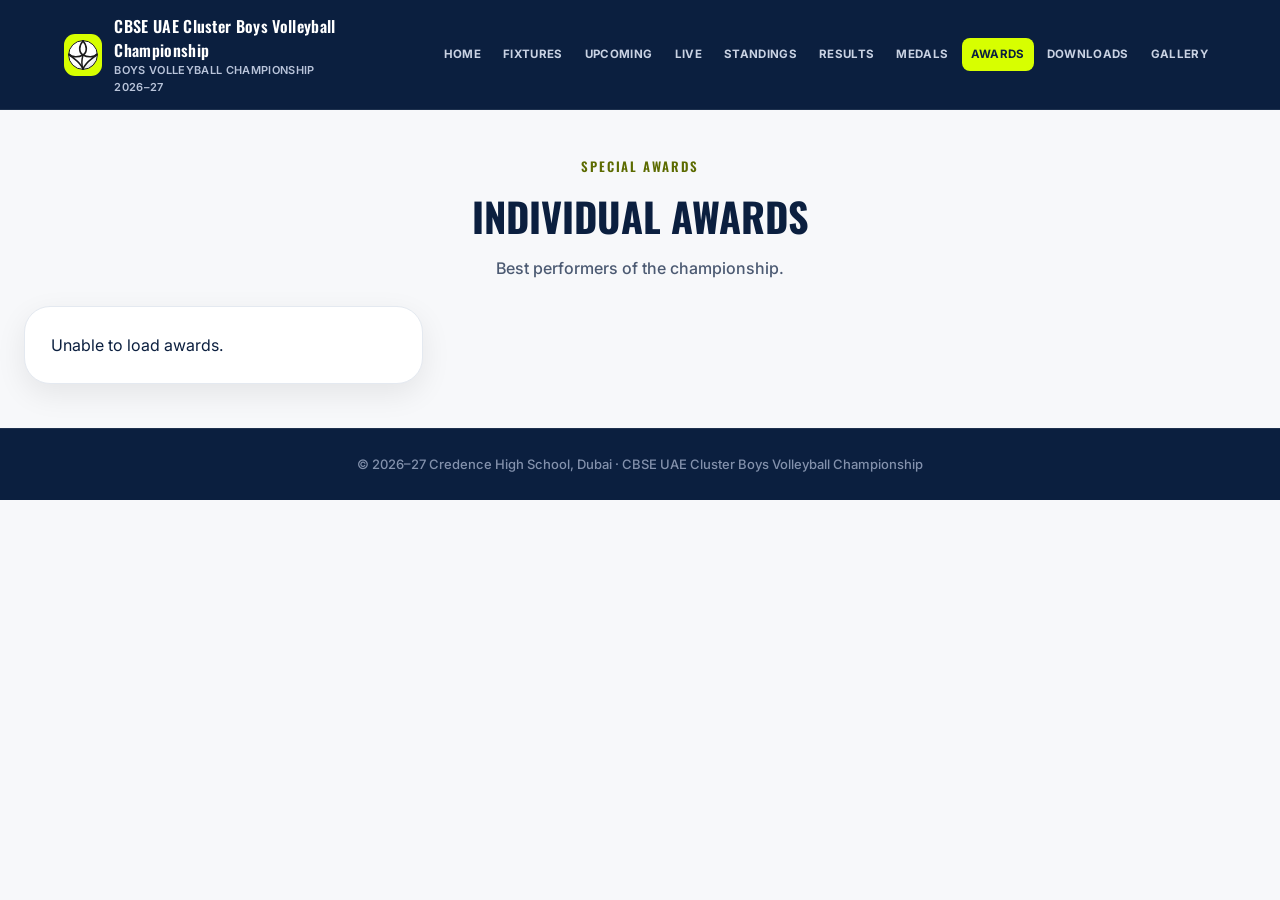
<file: awards.html>
<!DOCTYPE html>
<html lang="en">
<head>
<meta charset="UTF-8">
<meta name="viewport" content="width=device-width,initial-scale=1.0">
<title>Individual Awards | CBSE UAE Cluster Boys Volleyball Championship</title>
<link rel="stylesheet" href="styles.css">
<script src="config.js"></script>
</head>
<body>
<header class="header" id="site-header"></header>

<section class="section">
  <div class="title"><small>Special Awards</small><h2>Individual Awards</h2><p class="muted">Best performers of the championship.</p></div>
  <div id="awards" class="awards-grid"><div class="card">Loading awards...</div></div>
</section>

<footer class="footer" id="site-footer"></footer>
<script src="components.js"></script>
<script>
renderLayout('awards');
const API=getApiUrl();
function awardCard(a){
  return `<div class="award-card-big">
    <div class="award-card-photo">${a.photoUrl ? `<img src="${a.photoUrl}" loading="lazy">` : `<span>${a.icon||'⭐'}</span>`}</div>
    <div class="award-card-content">
      <span class="award-card-category">${a.category||''}</span>
      <h3>${a.award||''}</h3>
      <p class="award-card-student">${a.student||'To be updated'}</p>
      <p class="award-card-school">${a.school||''}${a.emirate?` <span class="award-card-emirate">(${emirateShort(a.emirate)})</span>`:''}</p>
    </div>
  </div>`;
}
async function load(){
  try{
    const r=await fetch(API+"?action=awards&cache="+Date.now());
    const d=await r.json();
    awards.innerHTML=(d.awards||[]).map(awardCard).join('')||'<div class="card">Awards will be updated later.</div>';
  }catch(e){awards.innerHTML='<div class="card">Unable to load awards.</div>';}
}
load();setInterval(load,30000);
</script>
</body>
</html>
</file>
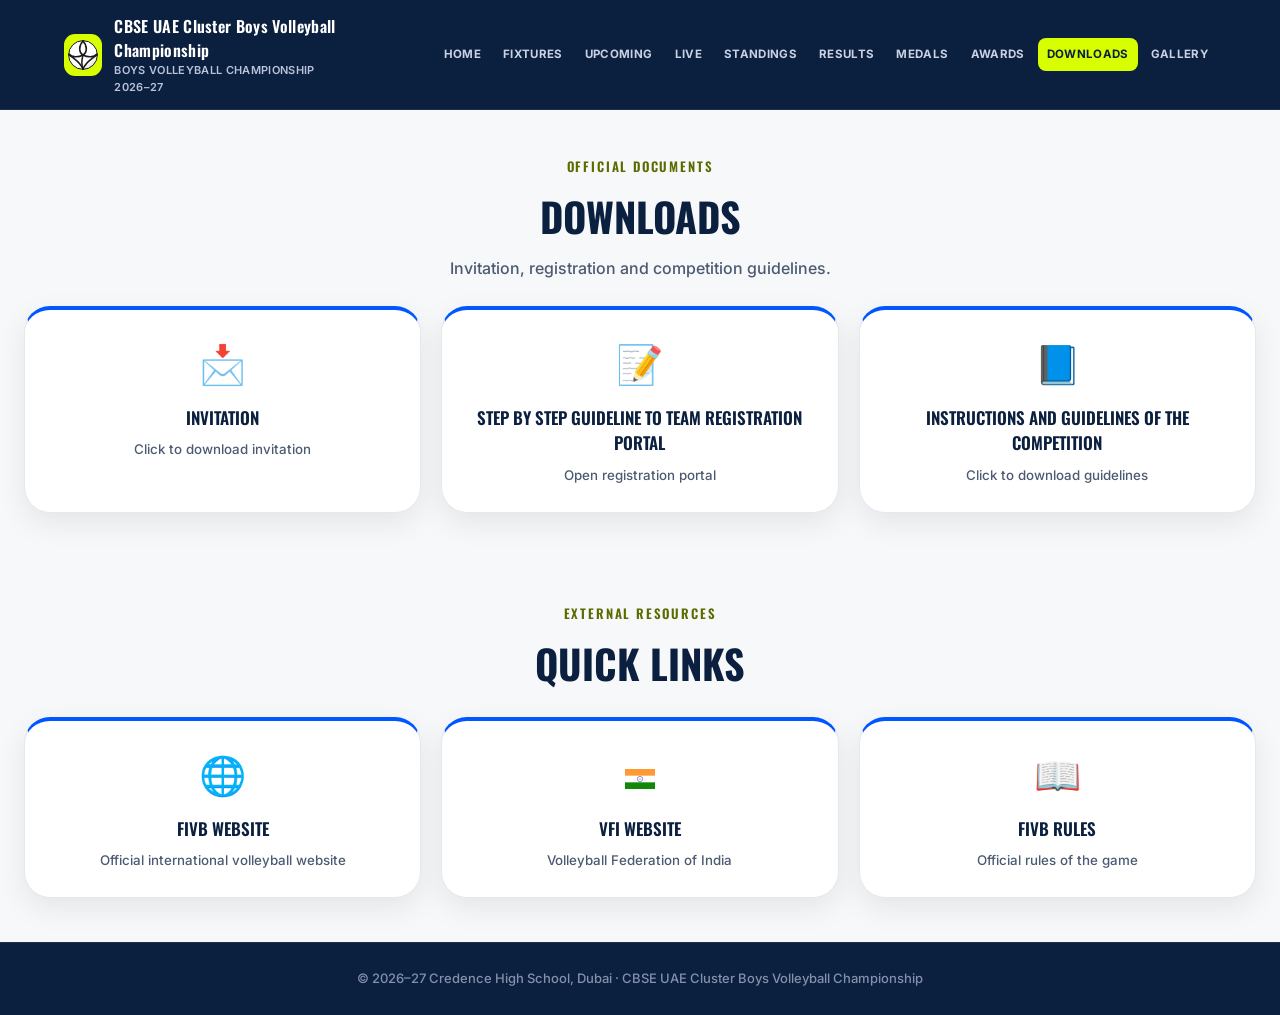
<file: downloads.html>
<!DOCTYPE html>
<html lang="en">
<head>
<meta charset="UTF-8">
<meta name="viewport" content="width=device-width,initial-scale=1.0">
<title>Downloads | CBSE UAE Cluster Boys Volleyball Championship</title>
<link rel="stylesheet" href="styles.css">
<script src="config.js"></script>
</head>
<body>
<header class="header" id="site-header"></header>

<section class="section">
  <div class="title">
    <small>Official Documents</small>
    <h2>Downloads</h2>
    <p class="muted">Invitation, registration and competition guidelines.</p>
  </div>
  <div id="downloads" class="grid3"></div>
</section>

<section class="section">
  <div class="title"><small>External Resources</small><h2>Quick Links</h2></div>
  <div id="quickLinks" class="grid3"></div>
</section>

<footer class="footer" id="site-footer"></footer>
<script src="components.js"></script>
<script>
renderLayout('downloads');
downloads.innerHTML = SITE_CONFIG.downloads.map(d=>`
  <a class="card tile" href="${d.url}" target="_blank">
    <span>${d.icon}</span>
    <strong>${d.title}</strong>
    <small>${d.note}</small>
  </a>
`).join("");
quickLinks.innerHTML = SITE_CONFIG.quickLinks.map(d=>`
  <a class="card tile" href="${d.url}" target="_blank">
    <span>${d.icon}</span>
    <strong>${d.title}</strong>
    <small>${d.note}</small>
  </a>
`).join("");
</script>
</body>
</html>
</file>
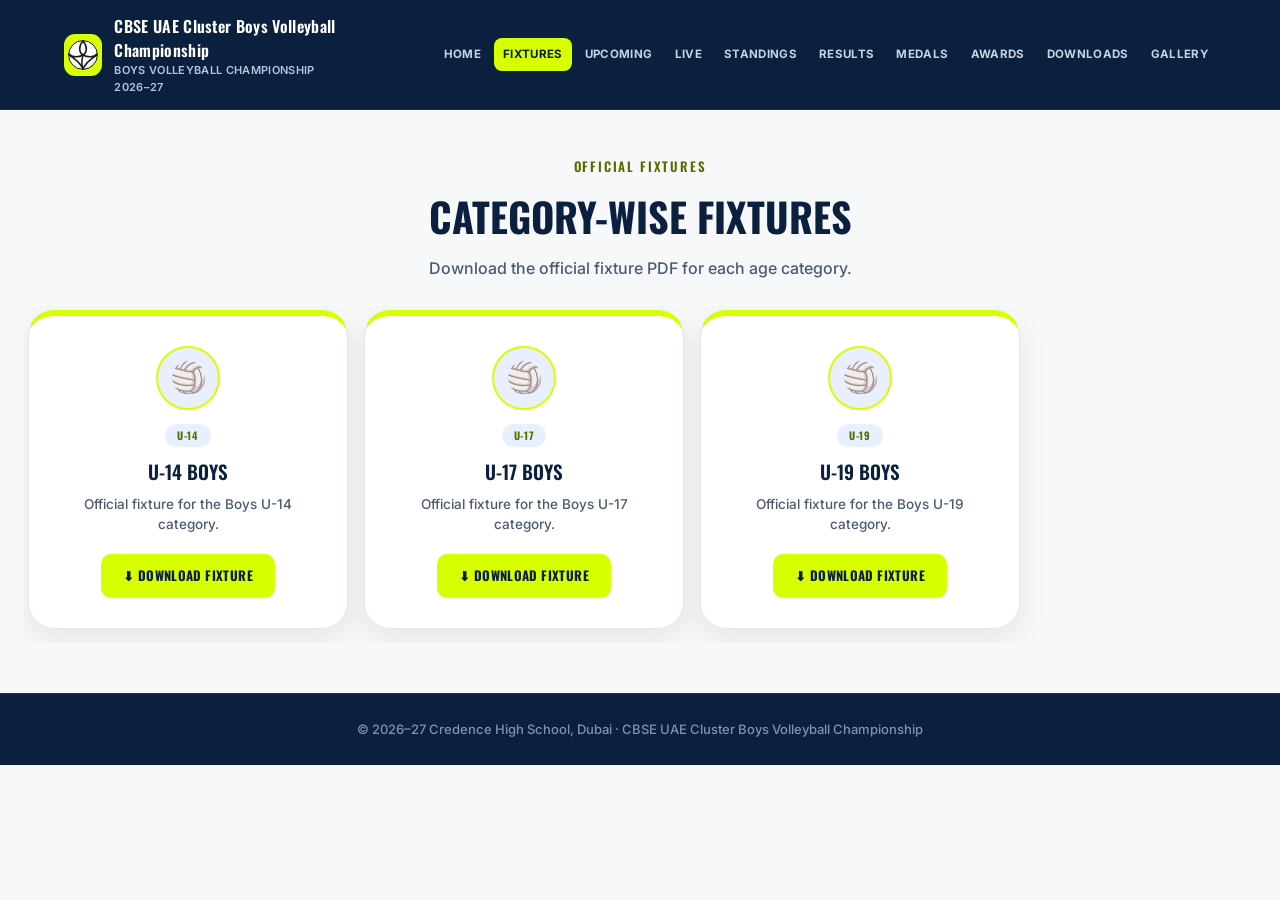
<file: fixtures.html>
<!DOCTYPE html>
<html lang="en">
<head>
<meta charset="UTF-8">
<meta name="viewport" content="width=device-width,initial-scale=1.0">
<title>Fixtures | CBSE UAE Cluster Boys Volleyball Championship</title>
<link rel="stylesheet" href="styles.css">
<script src="config.js"></script>
</head>
<body>
<header class="header" id="site-header"></header>

<section class="section">
  <div class="title">
    <small>Official Fixtures</small>
    <h2>Category-wise Fixtures</h2>
    <p class="muted">Download the official fixture PDF for each age category.</p>
  </div>
  <div id="fixtureBox" class="carousel-row" style="overflow-x:auto"></div>
  <div id="fixtureDots" class="carousel-dots"></div>
</section>

<footer class="footer" id="site-footer"></footer>
<script src="components.js"></script>
<script>
renderLayout('fixtures');
if(!phaseGuard('fixtures','Fixtures')){
  const cats = [
    { label:'U-14 Boys', icon:'🏐', url: SITE_CONFIG.fixtures.u14 },
    { label:'U-17 Boys', icon:'🏐', url: SITE_CONFIG.fixtures.u17 },
    { label:'U-19 Boys', icon:'🏐', url: SITE_CONFIG.fixtures.u19 },
  ];
  const cards = cats.map(c => `
    <div class="fixture-card">
      <div class="fixture-card-badge">${c.icon}</div>
      <span class="fixture-card-tag">${c.label.split(' ')[0]}</span>
      <h3>${c.label}</h3>
      <p>Official fixture for the Boys ${c.label.split(' ')[0]} category.</p>
      <a class="download-fixture-btn" href="${c.url}" target="_blank">⬇ Download Fixture</a>
    </div>
  `).join("");
  fixtureBox.innerHTML = cards;
}
</script>
</body>
</html>
</file>
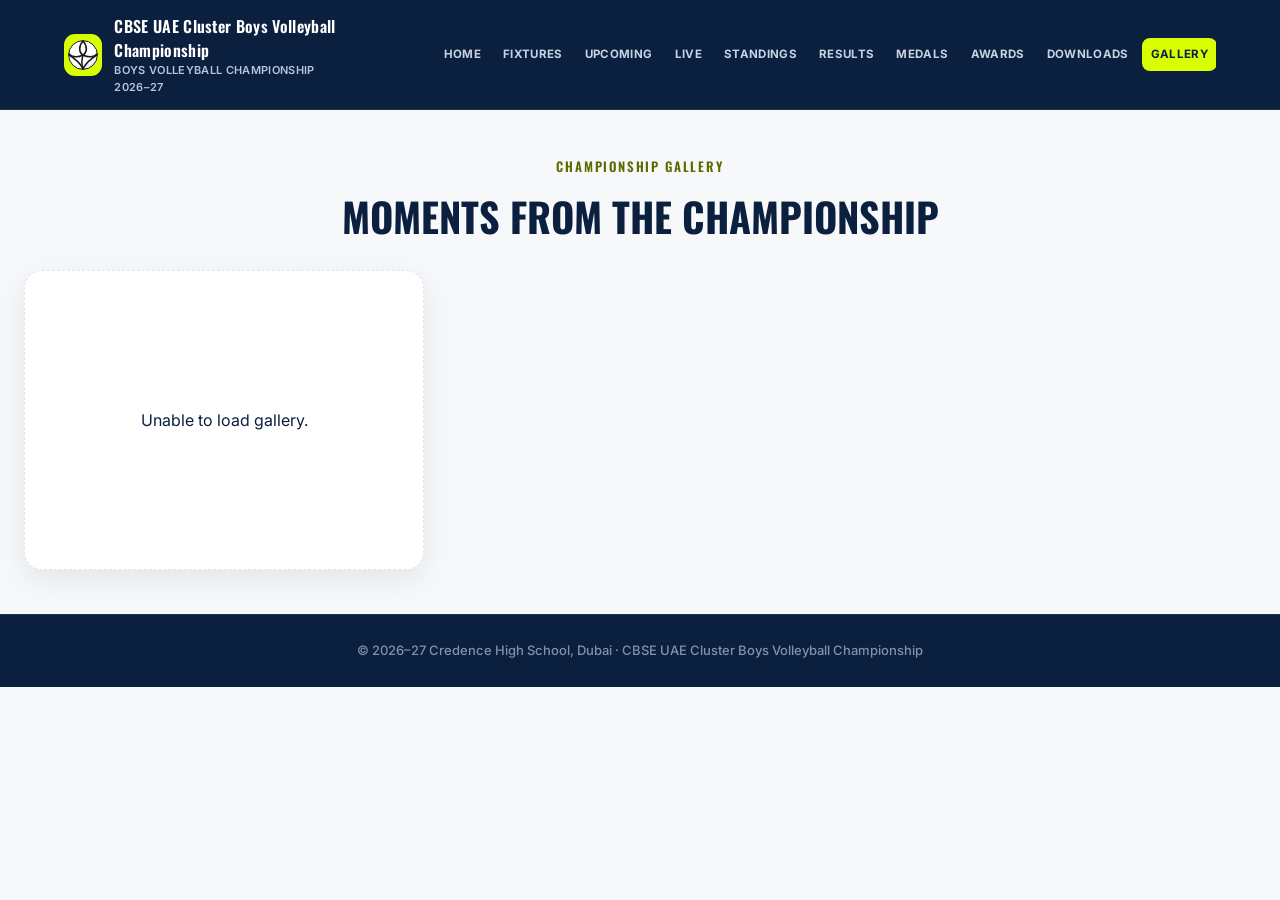
<file: gallery.html>
<!DOCTYPE html>
<html lang="en">
<head>
<meta charset="UTF-8">
<meta name="viewport" content="width=device-width,initial-scale=1.0">
<title>Gallery | CBSE UAE Cluster Boys Volleyball Championship</title>
<link rel="stylesheet" href="styles.css">
<script src="config.js"></script>
</head>
<body>
<header class="header" id="site-header"></header>

<section class="section">
  <div class="title"><small>Championship Gallery</small><h2>Moments from the Championship</h2></div>
  <div id="gallery" class="gallery-grid"></div>
</section>

<footer class="footer" id="site-footer"></footer>
<script src="components.js"></script>
<script>
renderLayout('gallery');
const API=getApiUrl();
async function load(){
  if(API.includes("PASTE")){gallery.innerHTML='<div class="gallery-img">Please connect Apps Script URL.</div>';return}
  try{
    const r=await fetch(API+'?action=gallery&cache='+Date.now());
    const d=await r.json();
    gallery.innerHTML=(d.gallery||[]).map(g=>`<div class="gallery-img">${g.url?`<img src="${g.url}" loading="lazy">`:'📸'}<p class="muted">${g.caption||''}</p></div>`).join('')||'<div class="gallery-img">Gallery will be updated soon.</div>';
  }catch(e){gallery.innerHTML='<div class="gallery-img">Unable to load gallery.</div>';}
}
load();
</script>
</body>
</html>
</file>
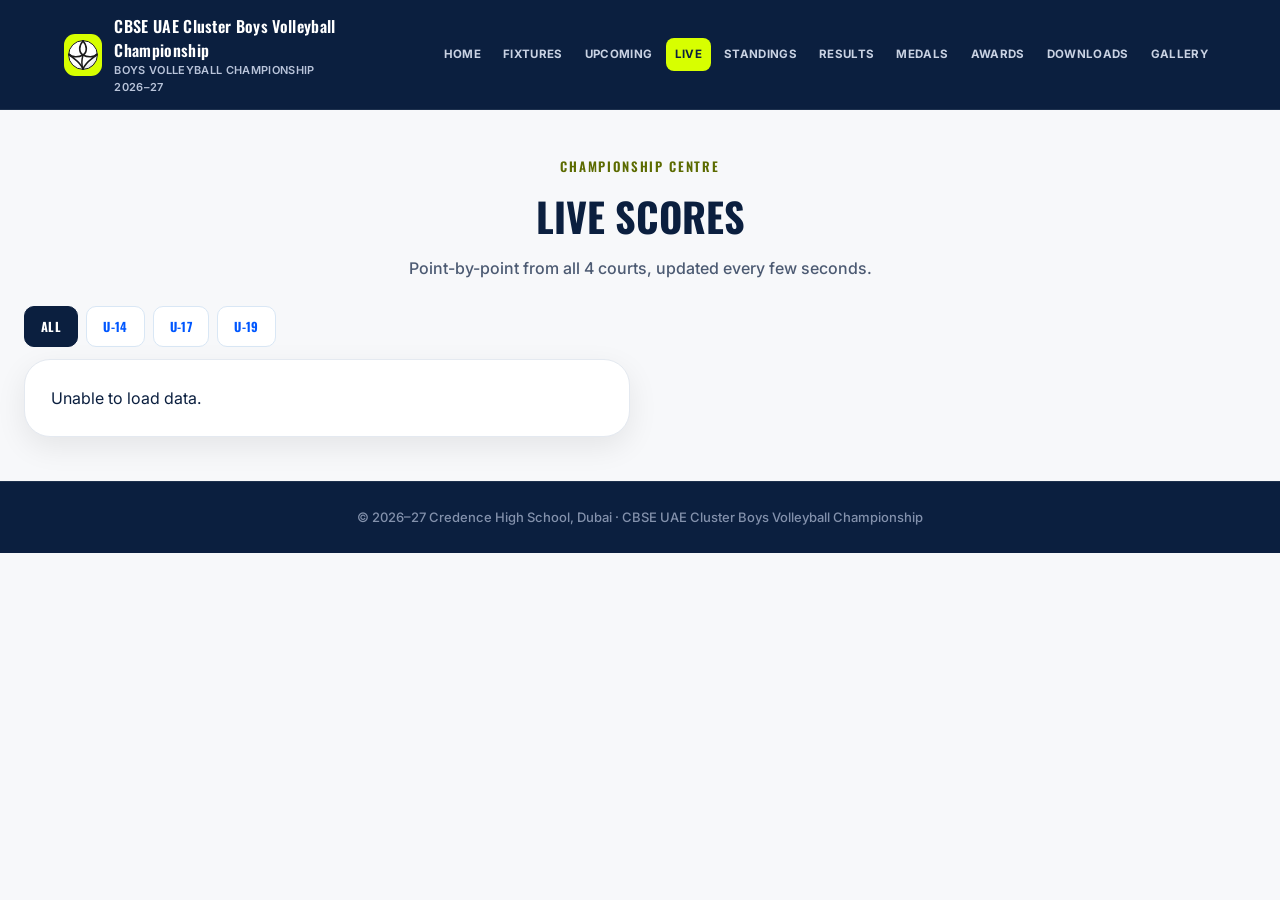
<file: live-scores.html>
<!DOCTYPE html>
<html lang="en">
<head>
<meta charset="UTF-8">
<meta name="viewport" content="width=device-width,initial-scale=1.0">
<title>Live Scores | CBSE UAE Cluster Boys Volleyball Championship</title>
<link rel="stylesheet" href="styles.css">
<script src="config.js"></script>
</head>
<body>
<header class="header" id="site-header"></header>

<section class="section">
  <div class="title">
    <small>Championship Centre</small>
    <h2>Live Scores</h2>
    <p class="muted">Point-by-point from all 4 courts, updated every few seconds.</p>
  </div>
  <div class="tabs" id="catTabs">
    <button class="tab active" onclick="filterCat('All',this)">All</button>
    <button class="tab" onclick="filterCat('Boys U-14',this)">U-14</button>
    <button class="tab" onclick="filterCat('Boys U-17',this)">U-17</button>
    <button class="tab" onclick="filterCat('Boys U-19',this)">U-19</button>
  </div>
  <div id="courts" class="grid2"><div class="card">Loading...</div></div>
</section>

<footer class="footer" id="site-footer"></footer>
<script src="components.js"></script>
<script>
renderLayout('live');
const API=getApiUrl();
const LIVE_LOCKED = phaseGuard('live','Live Scores');
let allCourts = [];
let activeCat = 'All';

function courtCard(c){
  const isLive = String(c.status||'').toLowerCase()==='live';
  const isCompleted = String(c.status||'').toLowerCase()==='completed' && isMatchGenuinelyOver(c);
  const isIdle = !c.teamA && !c.teamB;
  const sets = setPillsHTML(c, 'teamACode', 'teamBCode');

  if(isIdle){
    return `<article class="match-card-pro">
      <div class="match-head-pro"><span class="match-label">${c.court}</span><span class="match-status">Idle</span></div>
      <p class="muted" style="text-align:center;padding:20px 0">No match assigned to this court yet.</p>
    </article>`;
  }

  return `<article class="match-card-pro ${isLive?'live':''}">
    <div class="match-head-pro">
      <span class="match-label">${c.court} · ${c.category||''}</span>
      <span class="match-status ${isLive?'live':''}">${isLive?'<span class="live-dot"></span>LIVE':(isCompleted?'Completed':(c.status||'Scheduled'))}</span>
    </div>
    <div class="match-meta-pro">${c.date?`Date: ${c.date}`:''}${c.time?`   ·   Time: ${c.time}`:''}${c.matchNo?`   ·   Match- ${c.matchNo}`:''}${c.roundNo?`   ·   Round- ${c.roundNo}`:''}${c.format?`   ·   ${c.format}${c.pointsToWin?` (${c.pointsToWin} point sets)`:''}`:''}</div>
    <div class="score-board">
      <div class="score-team"><h3>${c.teamA||''}${(c.teamACode||c.teamAEmirate)?` <span style="color:var(--ink-faint);font-family:var(--mono);font-size:12px">(${[c.teamACode, emirateShort(c.teamAEmirate)].filter(Boolean).join(', ')})</span>`:''}</h3><strong>${isCompleted ? (c.setsWonA??0) : (c.pointsA??0)}</strong></div>
      <div class="score-vs">${isCompleted?'SETS':'VS'}</div>
      <div class="score-team"><h3>${c.teamB||''}${(c.teamBCode||c.teamBEmirate)?` <span style="color:var(--ink-faint);font-family:var(--mono);font-size:12px">(${[c.teamBCode, emirateShort(c.teamBEmirate)].filter(Boolean).join(', ')})</span>`:''}</h3><strong>${isCompleted ? (c.setsWonB??0) : (c.pointsB??0)}</strong></div>
    </div>
    ${isLive?`<div class="current-set">Set ${c.currentSet||1} in progress · ${c.setsWonA||0}-${c.setsWonB||0} sets</div>`:''}
    <div class="set-strip">${sets || '<span class="set-pill">No sets completed yet</span>'}</div>
    ${isCompleted?`<div class="match-winner">Winner: ${c.winner||'—'}</div>`:''}
  </article>`;
}

function categoryMatches(catValue, filterCat){
  if(filterCat==='All') return true;
  const ageGroup = filterCat.replace('Boys ','');
  return String(catValue||'').indexOf(ageGroup) !== -1;
}
function render(){
  const filtered = allCourts
    .filter(c=>categoryMatches(c.category, activeCat))
    .filter(c=>String(c.status||'').toLowerCase()!=='completed');
  courts.innerHTML = filtered.length ? filtered.map(courtCard).join("") : `<div class="card">No ${activeCat==='All'?'':activeCat+' '}courts live right now.</div>`;
}
function filterCat(cat, btn){
  activeCat = cat;
  document.querySelectorAll('#catTabs .tab').forEach(t=>t.classList.remove('active'));
  btn.classList.add('active');
  render();
}

async function load(){
  try{
    const r=await fetch(API+"?action=courts&cache="+Date.now());
    const d=await r.json();
    allCourts=d["courts"]||[];
    render();
  }catch(e){courts.innerHTML='<div class="card">Unable to load data.</div>';}
}
if(!LIVE_LOCKED){ load(); setInterval(load,5000); }
</script>
</body>
</html>
</file>
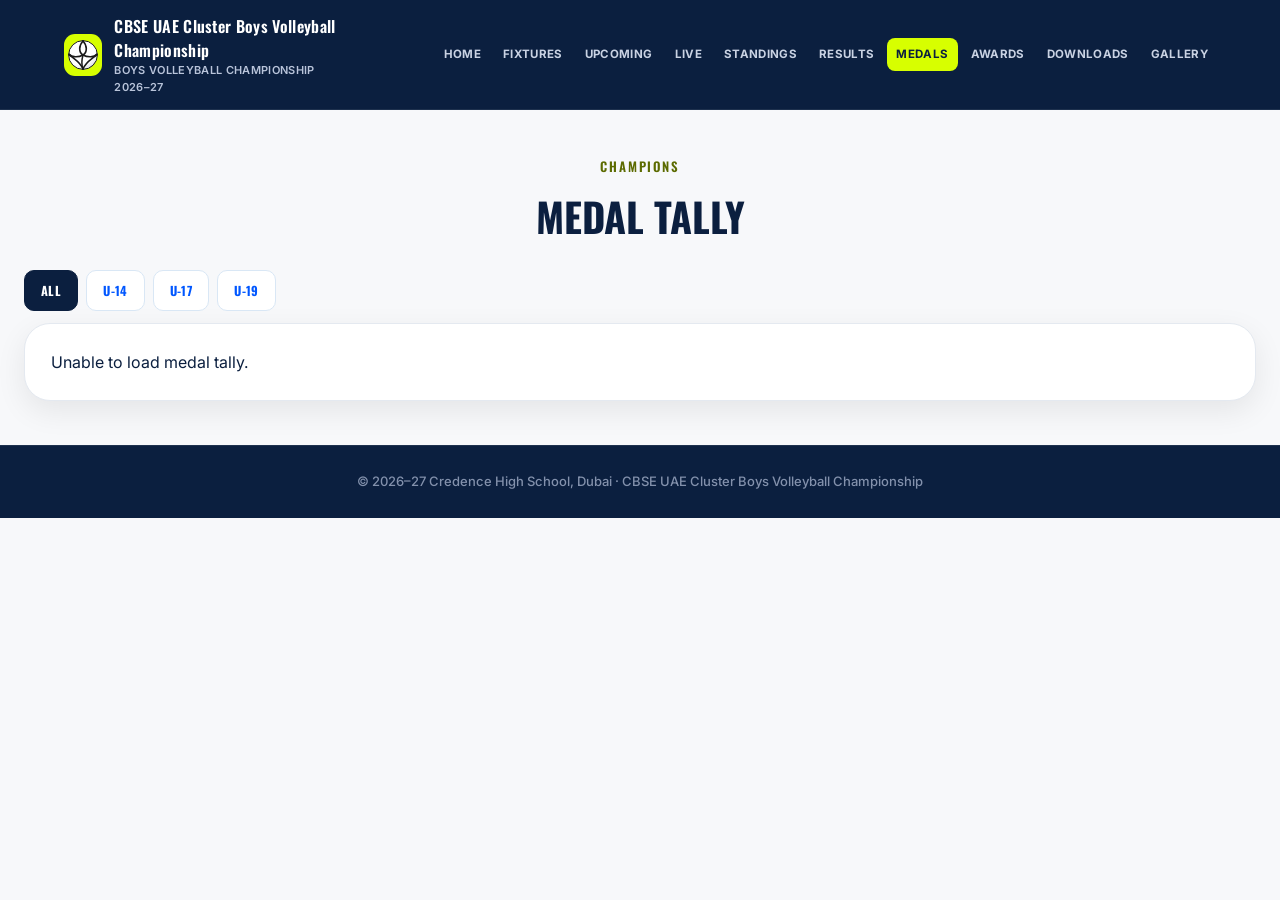
<file: medal-tally.html>
<!DOCTYPE html>
<html lang="en">
<head>
<meta charset="UTF-8">
<meta name="viewport" content="width=device-width,initial-scale=1.0">
<title>Medal Tally | CBSE UAE Cluster Boys Volleyball Championship</title>
<link rel="stylesheet" href="styles.css">
<script src="config.js"></script>
</head>
<body>
<header class="header" id="site-header"></header>

<section class="section">
  <div class="title"><small>Champions</small><h2>Medal Tally</h2><p class="muted"></p></div>
  <div class="tabs" id="catTabs">
    <button class="tab active" onclick="filterCat('All',this)">All</button>
    <button class="tab" onclick="filterCat('Boys U-14',this)">U-14</button>
    <button class="tab" onclick="filterCat('Boys U-17',this)">U-17</button>
    <button class="tab" onclick="filterCat('Boys U-19',this)">U-19</button>
  </div>
  <div id="medals">Loading medals...</div>
</section>

<footer class="footer" id="site-footer"></footer>
<script src="components.js"></script>
<script>
renderLayout('medals');
const API=getApiUrl();
let allMedals = [];
let activeCat = 'All';
const POSITION_ORDER = {"Champions":1,"Runner-up":2,"2nd Runner-up":3};
function positionPill(pos){
  const cls = pos==='Champions' ? 'gold' : (pos==='Runner-up' ? 'silver' : 'bronze');
  return `<span class="position-pill ${cls}">${pos||'-'}</span>`;
}
function render(){
  const rows = activeCat==='All' ? allMedals : allMedals.filter(m=>m.category===activeCat);
  const groups={};
  rows.forEach(m=>{ if(!groups[m.category]) groups[m.category]=[]; groups[m.category].push(m); });
  medals.innerHTML = Object.keys(groups).map(cat=>{
    const sorted = groups[cat].slice().sort((a,b)=>(POSITION_ORDER[a.position]||9)-(POSITION_ORDER[b.position]||9));
    return `
    <h2 style="font-family:var(--display);text-transform:uppercase;font-size:20px;margin:25px 0 12px">${cat}</h2>
    <div style="overflow-x:auto">
    <table class="table">
      <tr><th>Rank</th><th>Photo</th><th>School</th><th>Code</th><th>Emirate</th><th>P</th><th>W</th><th>L</th><th>Position Secured</th></tr>
      ${sorted.map((m)=>`<tr><td>${POSITION_ORDER[m.position]||'-'}</td><td>${m.photoUrl?`<img src="${m.photoUrl}" style="width:40px;height:40px;border-radius:50%;object-fit:cover">`:'-'}</td><td>${m.school||'To be updated'}</td><td>${m.schoolCode||'-'}</td><td>${m.emirate||'-'}</td><td>${m.played||'-'}</td><td>${m.won||'-'}</td><td>${m.lost||'-'}</td><td>${positionPill(m.position)}</td></tr>`).join('')}
    </table>
    </div>`;
  }).join('') || '<div class="card">Medal tally will be updated after finals.</div>';
}
function filterCat(cat, btn){
  activeCat = cat;
  document.querySelectorAll('#catTabs .tab').forEach(t=>t.classList.remove('active'));
  btn.classList.add('active');
  render();
}
async function load(){
  try{
    const r=await fetch(API+"?action=medals&cache="+Date.now());
    const d=await r.json();
    allMedals = d.medals||[];
    render();
  }catch(e){medals.innerHTML='<div class="card">Unable to load medal tally.</div>';}
}
load();setInterval(load,30000);
</script>
</body>
</html>
</file>
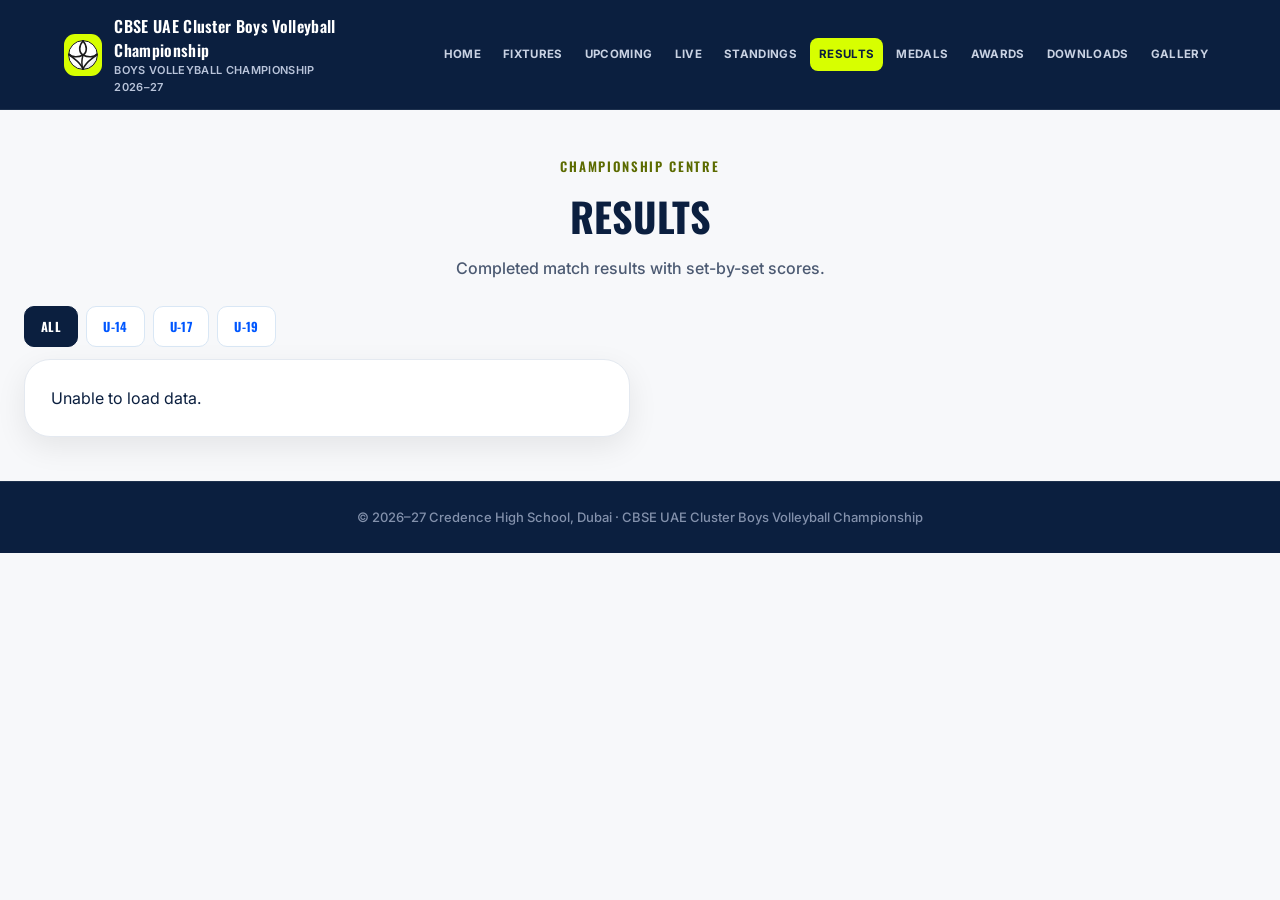
<file: results.html>
<!DOCTYPE html>
<html lang="en">
<head>
<meta charset="UTF-8">
<meta name="viewport" content="width=device-width,initial-scale=1.0">
<title>Results | CBSE UAE Cluster Boys Volleyball Championship</title>
<link rel="stylesheet" href="styles.css">
<script src="config.js"></script>
</head>
<body>
<header class="header" id="site-header"></header>

<section class="section">
  <div class="title">
    <small>Championship Centre</small>
    <h2>Results</h2>
    <p class="muted">Completed match results with set-by-set scores.</p>
  </div>
  <div class="tabs" id="catTabs">
    <button class="tab active" onclick="filterCat('All',this)">All</button>
    <button class="tab" onclick="filterCat('Boys U-14',this)">U-14</button>
    <button class="tab" onclick="filterCat('Boys U-17',this)">U-17</button>
    <button class="tab" onclick="filterCat('Boys U-19',this)">U-19</button>
  </div>
  <div id="results" class="grid2"><div class="card">Loading...</div></div>
</section>

<footer class="footer" id="site-footer"></footer>
<script src="components.js"></script>
<script>
renderLayout('results');
const API=getApiUrl();
let allResults = [];
let activeCat = 'All';
function statusClass(s){return String(s||'').toLowerCase()==='live'?'live':''}
function categoryMatches(catValue, filterCat){
  if(filterCat==='All') return true;
  return String(catValue||'').indexOf(filterCat.replace('Boys ','')) !== -1;
}
function renderMatch(m){
  const isLive = String(m.status||'').toLowerCase()==='live';
  const sets = setPillsHTML(m, 'teamACode', 'teamBCode');
  return `<article class="match-card-pro ${isLive?'live':''}">
    <div class="match-head-pro">
      <span class="match-label">${m.category||''}</span>
      <span class="match-status ${statusClass(m.status)}">${isLive?'<span class="live-dot"></span>':''}${m.status||'Scheduled'}</span>
    </div>
    <div class="match-meta-pro">${m.date?`Date: ${m.date}`:''}${m.time?`   ·   Time: ${m.time}`:''}${m.court?`   ·   ${m.court}`:''}${m.matchNo?`   ·   Match- ${m.matchNo}`:''}${m.roundNo?`   ·   Round- ${m.roundNo}`:''}</div>
    <div class="score-board">
      <div class="score-team"><h3>${m.teamA||''}${(m.teamACode||m.teamAEmirate)?` <span style="color:var(--ink-faint);font-family:var(--mono);font-size:12px">(${[m.teamACode, emirateShort(m.teamAEmirate)].filter(Boolean).join(', ')})</span>`:''}</h3><strong>${m.scoreA||'0'}</strong></div>
      <div class="score-vs">VS</div>
      <div class="score-team"><h3>${m.teamB||''}${(m.teamBCode||m.teamBEmirate)?` <span style="color:var(--ink-faint);font-family:var(--mono);font-size:12px">(${[m.teamBCode, emirateShort(m.teamBEmirate)].filter(Boolean).join(', ')})</span>`:''}</h3><strong>${m.scoreB||'0'}</strong></div>
    </div>
    <div class="set-strip">${sets || '<span class="set-pill">Set scores to be updated</span>'}</div>
    ${m.currentSet?`<div class="current-set">Current Set: ${m.currentSet}</div>`:''}
    <div class="match-winner">Winner: ${m.winner||'To be updated'}</div>
  </article>`;
}
function render(){
  const filtered = allResults.filter(m=>categoryMatches(m.category, activeCat));
  results.innerHTML = filtered.length ? filtered.map(renderMatch).join("") : `<div class="card">No ${activeCat==='All'?'':activeCat+' '}results published yet.</div>`;
}
function filterCat(cat, btn){
  activeCat = cat;
  document.querySelectorAll('#catTabs .tab').forEach(t=>t.classList.remove('active'));
  btn.classList.add('active');
  render();
}
async function load(){
  try{
    const r=await fetch(API+"?action=results&cache="+Date.now());
    const d=await r.json();
    allResults=d["results"]||[];
    render();
  }catch(e){results.innerHTML='<div class="card">Unable to load data.</div>';}
}
load(); setInterval(load,30000);
</script>
</body>
</html>
</file>
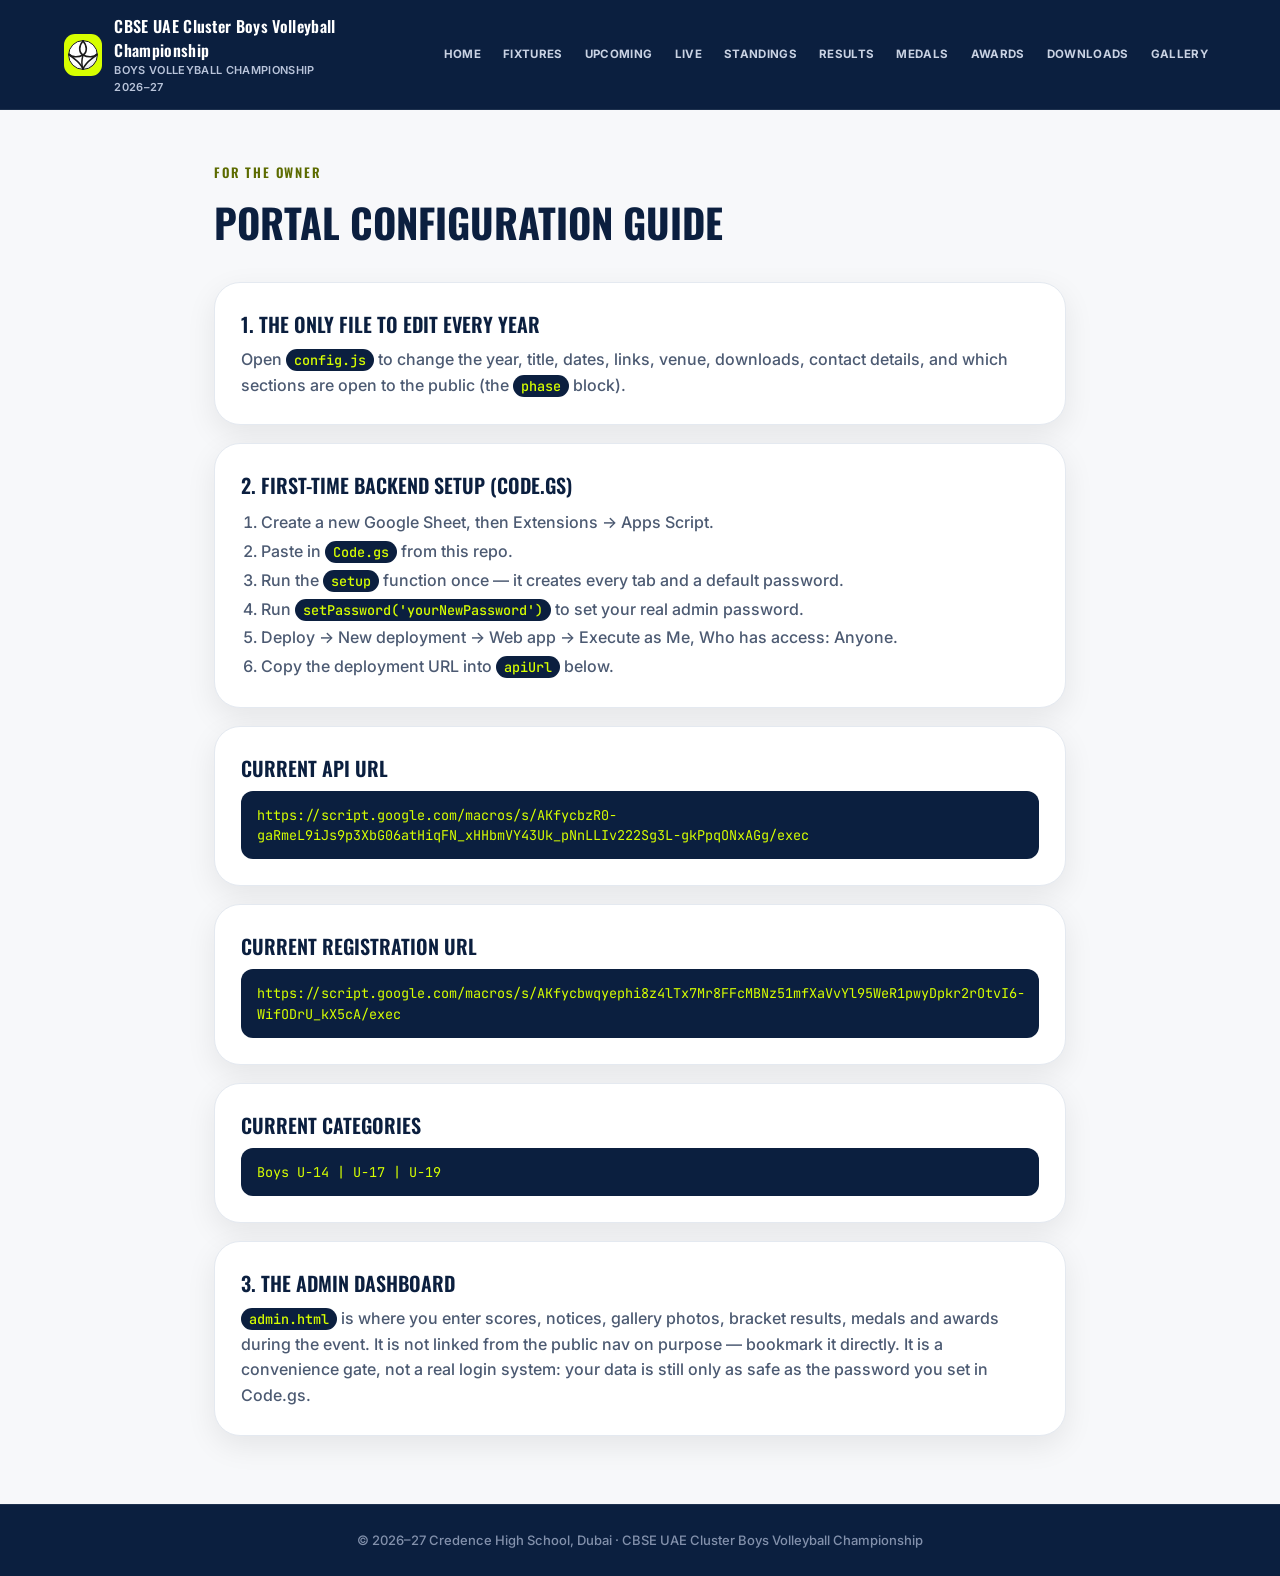
<file: settings-guide.html>
<!DOCTYPE html>
<html lang="en">
<head>
<meta charset="UTF-8">
<meta name="viewport" content="width=device-width,initial-scale=1.0">
<title>Portal Configuration Guide</title>
<link rel="stylesheet" href="styles.css">
<script src="config.js"></script>
<style>
.wrap{max-width:900px;margin:auto;padding:50px 24px}
code{display:block;background:var(--ink);color:var(--gold);padding:14px 16px;border-radius:12px;white-space:pre-wrap;font-family:var(--mono);font-size:13.5px;margin-top:8px}
.card h2{font-family:var(--display);font-size:20px;text-transform:uppercase;margin-bottom:8px;font-weight:600}
.card{margin-bottom:18px}
ol,ul{margin-left:20px;color:var(--ink-soft);font-weight:500;line-height:1.8}
</style>
</head>
<body>
<header class="header" id="site-header"></header>

<div class="wrap">
  <div class="title" style="text-align:left;margin-bottom:30px">
    <small>For the Owner</small>
    <h2>Portal Configuration Guide</h2>
  </div>

  <div class="card">
    <h2>1. The only file to edit every year</h2>
    <p class="muted">Open <code style="display:inline;padding:2px 8px">config.js</code> to change the year, title, dates, links, venue, downloads, contact details, and which sections are open to the public (the <code style="display:inline;padding:2px 8px">phase</code> block).</p>
  </div>

  <div class="card">
    <h2>2. First-time backend setup (Code.gs)</h2>
    <ol>
      <li>Create a new Google Sheet, then Extensions → Apps Script.</li>
      <li>Paste in <code style="display:inline;padding:2px 8px">Code.gs</code> from this repo.</li>
      <li>Run the <code style="display:inline;padding:2px 8px">setup</code> function once — it creates every tab and a default password.</li>
      <li>Run <code style="display:inline;padding:2px 8px">setPassword('yourNewPassword')</code> to set your real admin password.</li>
      <li>Deploy → New deployment → Web app → Execute as Me, Who has access: Anyone.</li>
      <li>Copy the deployment URL into <code style="display:inline;padding:2px 8px">apiUrl</code> below.</li>
    </ol>
  </div>

  <div class="card">
    <h2>Current API URL</h2>
    <code id="api"></code>
  </div>
  <div class="card">
    <h2>Current Registration URL</h2>
    <code id="reg"></code>
  </div>
  <div class="card">
    <h2>Current Categories</h2>
    <code id="cat"></code>
  </div>

  <div class="card">
    <h2>3. The admin dashboard</h2>
    <p class="muted"><code style="display:inline;padding:2px 8px">admin.html</code> is where you enter scores, notices, gallery photos, bracket results, medals and awards during the event. It is not linked from the public nav on purpose — bookmark it directly. It is a convenience gate, not a real login system: your data is still only as safe as the password you set in Code.gs.</p>
  </div>
</div>

<footer class="footer" id="site-footer"></footer>
<script src="components.js"></script>
<script>
renderLayout(null);
api.textContent = SITE_CONFIG.apiUrl;
reg.textContent = SITE_CONFIG.registrationUrl;
cat.textContent = SITE_CONFIG.categoriesText;
</script>
</body>
</html>
</file>
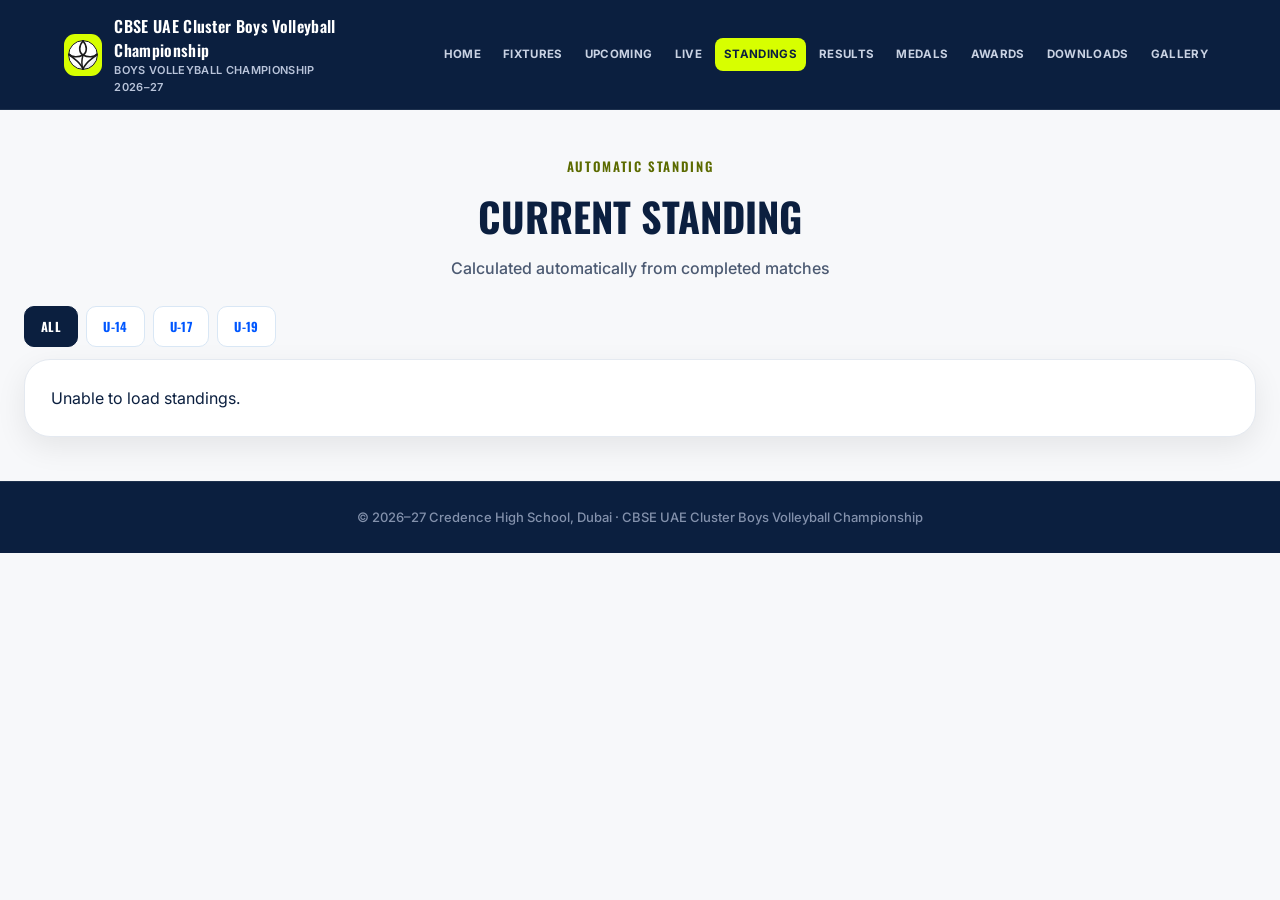
<file: standings.html>
<!DOCTYPE html>
<html lang="en">
<head>
<meta charset="UTF-8">
<meta name="viewport" content="width=device-width,initial-scale=1.0">
<title>Standings | CBSE UAE Cluster Boys Volleyball Championship</title>
<link rel="stylesheet" href="styles.css">
<script src="config.js"></script>
</head>
<body>
<header class="header" id="site-header"></header>

<section class="section">
  <div class="title"><small>Automatic Standing</small><h2>Current Standing</h2><p class="muted">Calculated automatically from completed matches </p></div>
  <div class="tabs" id="catTabs">
    <button class="tab active" onclick="filterCat('All',this)">All</button>
    <button class="tab" onclick="filterCat('Boys U-14',this)">U-14</button>
    <button class="tab" onclick="filterCat('Boys U-17',this)">U-17</button>
    <button class="tab" onclick="filterCat('Boys U-19',this)">U-19</button>
  </div>
  <div id="standings">Loading...</div>
</section>

<footer class="footer" id="site-footer"></footer>
<script src="components.js"></script>
<script>
renderLayout('standings');
const API=getApiUrl();
const STANDINGS_LOCKED = phaseGuard('standings','Standings');
let allStandings = [];
let activeCat = 'All';
function statusClass(s){ return s==='Qualified for next match' ? 'qualify' : (s==='Not qualified for next match' ? 'not-qualify' : ''); }
function render(){
  const rows = activeCat==='All' ? allStandings : allStandings.filter(r=>r.category===activeCat);
  const groups={};
  rows.forEach(r=>{ if(!groups[r.category]) groups[r.category]=[]; groups[r.category].push(r); });
  standings.innerHTML=Object.keys(groups).map(cat=>`
    <h2 style="font-family:var(--display);text-transform:uppercase;font-size:20px;margin:25px 0 12px">${cat}</h2>
    <div style="overflow-x:auto">
    <table class="table">
      <tr><th>Sl No</th><th>School</th><th>Code</th><th>Emirate</th><th>P</th><th>W</th><th>L</th><th>Summary</th><th>Status</th><th>Next Round</th></tr>
      ${groups[cat].map((s,i)=>`<tr><td>${i+1}</td><td>${s.team}</td><td>${s.schoolCode||'-'}</td><td>${s.emirate||'-'}</td><td>${s.played}</td><td>${s.won}</td><td>${s.lost}</td><td style="text-align:left;min-width:260px">${(s.summary&&s.summary.length)?s.summary.join('<br>'):'-'}</td><td>${s.status?`<span class="qualify-pill ${statusClass(s.status)}">${s.status}</span>`:'-'}</td><td>${s.currentRound||'-'}</td></tr>`).join('')}
    </table>
    </div>`).join("") || `<div class="card">No ${activeCat==='All'?'':activeCat+' '}standings yet.</div>`;
}
function filterCat(cat, btn){
  activeCat = cat;
  document.querySelectorAll('#catTabs .tab').forEach(t=>t.classList.remove('active'));
  btn.classList.add('active');
  render();
}
async function load(){
  try{
    const r=await fetch(API+"?action=autoStandings&cache="+Date.now());
    const d=await r.json();
    allStandings=d.standings||[];
    render();
  }catch(e){standings.innerHTML='<div class="card">Unable to load standings.</div>';}
}
if(!STANDINGS_LOCKED){ load(); setInterval(load,30000); }
</script>
</body>
</html>
</file>
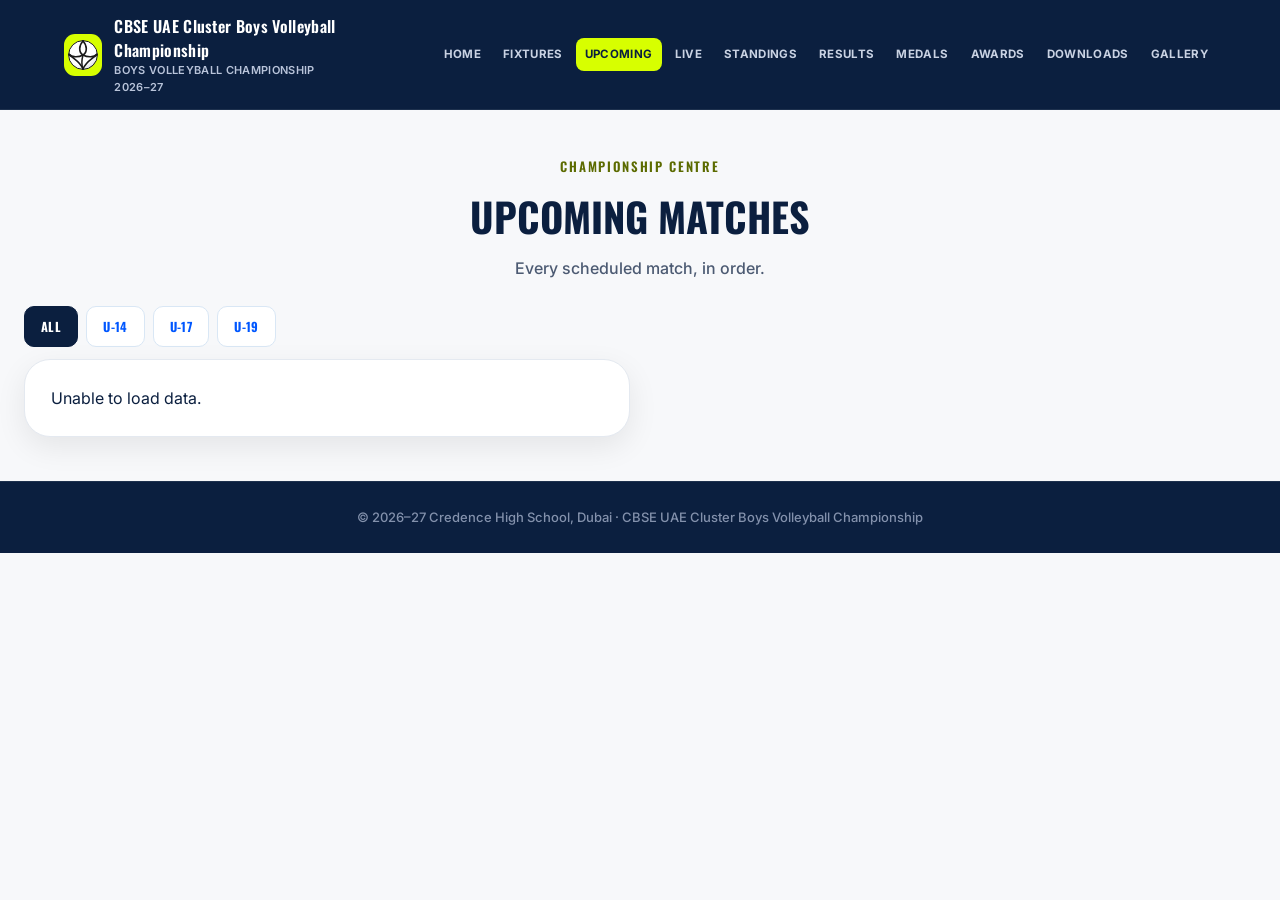
<file: upcoming.html>
<!DOCTYPE html>
<html lang="en">
<head>
<meta charset="UTF-8">
<meta name="viewport" content="width=device-width,initial-scale=1.0">
<title>Upcoming Matches | CBSE UAE Cluster Boys Volleyball Championship</title>
<link rel="stylesheet" href="styles.css">
<script src="config.js"></script>
</head>
<body>
<header class="header" id="site-header"></header>

<section class="section">
  <div class="title">
    <small>Championship Centre</small>
    <h2>Upcoming Matches</h2>
    <p class="muted">Every scheduled match, in order.</p>
  </div>
  <div class="tabs" id="catTabs">
    <button class="tab active" onclick="filterCat('All',this)">All</button>
    <button class="tab" onclick="filterCat('Boys U-14',this)">U-14</button>
    <button class="tab" onclick="filterCat('Boys U-17',this)">U-17</button>
    <button class="tab" onclick="filterCat('Boys U-19',this)">U-19</button>
  </div>
  <div id="upcoming" class="grid2"><div class="card">Loading...</div></div>
</section>

<footer class="footer" id="site-footer"></footer>
<script src="components.js"></script>
<script>
renderLayout('upcoming');
const API=getApiUrl();
let allUpcoming = [];
let activeCat = 'All';
function categoryMatches(catValue, filterCat){
  if(filterCat==='All') return true;
  return String(catValue||'').indexOf(filterCat.replace('Boys ','')) !== -1;
}
function renderMatch(m){
  return `<article class="match-card-pro">
    <div class="match-head-pro">
      <span class="match-label">${m.category||''}</span>
      <span class="match-status">Scheduled</span>
    </div>
    <div class="match-meta-pro">${m.date?`Date: ${m.date}`:''}${m.time?`   ·   Time: ${m.time}`:''}${m.court?`   ·   ${m.court}`:''}${m.matchNo?`   ·   Match- ${m.matchNo}`:''}${m.roundNo?`   ·   Round- ${m.roundNo}`:''}</div>
    <div class="score-board">
      <div class="score-team"><h3>${m.teamA||''}${(m.teamACode||m.teamAEmirate)?` <span style="color:var(--ink-faint);font-family:var(--mono);font-size:12px">(${[m.teamACode, emirateShort(m.teamAEmirate)].filter(Boolean).join(', ')})</span>`:''}</h3></div>
      <div class="score-vs">VS</div>
      <div class="score-team"><h3>${m.teamB||''}${(m.teamBCode||m.teamBEmirate)?` <span style="color:var(--ink-faint);font-family:var(--mono);font-size:12px">(${[m.teamBCode, emirateShort(m.teamBEmirate)].filter(Boolean).join(', ')})</span>`:''}</h3></div>
    </div>
  </article>`;
}
function render(){
  const filtered = allUpcoming.filter(m=>categoryMatches(m.category, activeCat));
  upcoming.innerHTML = filtered.length ? filtered.map(renderMatch).join("") : `<div class="card">No ${activeCat==='All'?'':activeCat+' '}matches scheduled yet.</div>`;
}
function filterCat(cat, btn){
  activeCat = cat;
  document.querySelectorAll('#catTabs .tab').forEach(t=>t.classList.remove('active'));
  btn.classList.add('active');
  render();
}
async function load(){
  try{
    const r=await fetch(API+"?action=scheduled&cache="+Date.now());
    const d=await r.json();
    allUpcoming=d["scheduled"]||[];
    render();
  }catch(e){upcoming.innerHTML='<div class="card">Unable to load data.</div>';}
}
load(); setInterval(load,30000);
</script>
</body>
</html>
</file>
<file: styles.css>
/* ============================================================
   CBSE UAE Cluster — Boys Volleyball Championship
   Shared design system. Edit this ONE file to restyle every page.
   ============================================================ */

@import url('https://fonts.googleapis.com/css2?family=Oswald:wght@500;600;700&family=Inter:wght@400;500;600;700;800&family=JetBrains+Mono:wght@600;700&display=swap');

:root{
  /* -- palette: deep navy + vivid blue + lime yellow, the classic pro
     volleyball broadcast/court combo. Lime is kept for backgrounds, buttons
     and badges only (not text-on-white — pure lime reads poorly as small
     text), with a darker olive tone standing in for lime wherever text needs
     to sit directly on a light background. -- */
  --ink:#0B1F3F;        /* deep navy — nav/footer/dark sections */
  --court:#0057FF;      /* primary accent — vivid court blue */
  --court-soft:#E8F0FF; /* pale blue tint for backgrounds */
  --gold:#D7FF00;       /* lime yellow — buttons, badges, borders, highlights */
  --gold-dark:#5C6B00;  /* dark olive stand-in for lime wherever it's used as text */
  --live:#FF5A1F;       /* orange-red — kept distinct from both blue and lime so LIVE still pops */
  --chalk:#F7F8FA;      /* clean cool-white page background */
  --white:#FFFFFF;
  --line:#E4E9F0;       /* neutral cool hairline */
  --line-cool:#D9E7F5;  /* hairline on blue-tinted cards */
  --ink-soft:#4C5A72;   /* muted body text, navy-tinted */
  --ink-faint:#8996AC;

  --display:'Oswald',Arial Narrow,sans-serif;
  --body:'Inter',Arial,sans-serif;
  --mono:'JetBrains Mono',ui-monospace,Menlo,monospace;

  --radius:18px;
  --radius-lg:26px;
  --shadow:0 10px 30px rgba(0,0,0,.08);
  --shadow-lg:0 20px 50px rgba(0,0,0,.16);
}

*{box-sizing:border-box;margin:0;padding:0}
html{scroll-behavior:smooth}
body{font-family:var(--body);background:var(--chalk);color:var(--ink);-webkit-font-smoothing:antialiased;line-height:1.5}
img{max-width:100%;display:block}
a{color:inherit}
button{font-family:inherit}

/* ---------- court-line divider: the signature motif ----------
   a hairline rule with a centered "net" tick, used between sections
   instead of decorative dividers. Echoes the center line on a court. */
.court-rule{
  display:flex;align-items:center;gap:0;
  max-width:1280px;margin:0 auto;padding:0 24px;
}
.court-rule::before,.court-rule::after{content:"";flex:1;height:1px;background:var(--line)}
.court-rule i{
  width:10px;height:10px;border:2px solid var(--gold);border-radius:2px;
  transform:rotate(45deg);margin:0 14px;flex:none;
}

/* ---------- eyebrow / kicker labels ---------- */
.eyebrow{
  font-family:var(--display);
  font-size:12.5px;letter-spacing:.14em;text-transform:uppercase;
  color:var(--gold-dark);font-weight:600;
  display:inline-flex;align-items:center;gap:8px;
}
.eyebrow::before{content:"";width:18px;height:2px;background:var(--gold);display:inline-block}

/* ================= HEADER / NAV ================= */
.header{
  background:var(--ink);color:var(--white);
  padding:0 5%;
  display:flex;justify-content:space-between;align-items:center;gap:24px;
  position:sticky;top:0;z-index:60;
  border-bottom:1px solid rgba(255,255,255,.08);
}
.brand{display:flex;align-items:center;gap:12px;padding:14px 0}
.brand-icon{
  background:var(--gold);color:var(--ink);width:42px;height:42px;border-radius:11px;
  display:grid;place-items:center;font-size:21px;font-family:var(--display);font-weight:700;
}
.brand strong{display:block;font-family:var(--display);font-size:16px;letter-spacing:.02em;font-weight:600}
.brand span{display:block;font-size:11px;color:#B9C4DA;font-weight:600;letter-spacing:.03em;text-transform:uppercase}
.nav{display:flex;flex-wrap:nowrap;align-items:center;overflow-x:auto;scrollbar-width:none;-ms-overflow-style:none}
.nav::-webkit-scrollbar{display:none}
.nav a{
  color:#C9D2E3;text-decoration:none;margin-left:4px;padding:8px 9px;border-radius:8px;
  font-size:11.5px;text-transform:uppercase;font-weight:700;letter-spacing:.03em;white-space:nowrap;flex:none;
  transition:.15s;
}
.nav a:hover{color:var(--gold);background:rgba(215,255,0,.16)}
.nav a.active{color:var(--ink);background:var(--gold)}
.nav a.admin-link{border:1px solid rgba(255,255,255,.25);margin-left:10px}
.nav-locked{color:#5C6478;margin-left:4px;padding:8px 9px;font-size:11.5px;text-transform:uppercase;font-weight:700;letter-spacing:.03em;cursor:not-allowed;user-select:none;white-space:nowrap;flex:none}

/* ================= HERO =================
   cover.png already carries the title, dates and logos baked into the
   artwork itself — so the page must NOT overlay another headline on top
   of it (that's the double-text bug the old site had). Show it clean,
   full-bleed, and put real, working controls in the bar underneath. */
.hero{background:var(--ink);overflow:hidden;line-height:0}
.hero img{width:100%;height:auto;display:block}

.hero-bar{
  background:var(--ink);color:var(--white);
  border-top:1px solid rgba(255,255,255,.08);
  padding:20px 5%;
  display:flex;align-items:center;justify-content:center;gap:20px;flex-wrap:wrap;
}
.hero-bar p{color:#C9D2E3;font-weight:500;max-width:560px;font-size:14.5px}
.hero-bar p span{color:var(--white);font-weight:700}
.hero-bar-actions{display:flex;gap:10px;flex-wrap:wrap}
.btn-quiet{background:transparent;color:var(--white);border:1.5px solid rgba(255,255,255,.3);box-shadow:none;padding:12.5px 22px}
.btn-quiet:hover{background:rgba(255,255,255,.1);color:var(--white)}
.btn-quiet-dark{background:transparent;color:var(--ink);border:1.5px solid var(--line-cool);box-shadow:none;padding:12.5px 22px;display:inline-block;text-decoration:none;font-family:var(--display);font-weight:600;text-transform:uppercase;letter-spacing:.04em;font-size:13.5px;border-radius:12px}
.btn-quiet-dark:hover{background:var(--ink);color:var(--white);border-color:var(--ink)}

/* ================= NEWS TICKER ================= */
.news{display:flex;align-items:stretch;background:var(--court);color:var(--white)}
.news-title{
  background:var(--gold);color:var(--ink);padding:12px 22px;white-space:nowrap;
  text-transform:uppercase;font-family:var(--display);font-weight:600;font-size:13px;
  display:flex;align-items:center;letter-spacing:.04em;
}
.news marquee{padding:12px 0;font-weight:600;font-size:14px}
.news strong{color:var(--gold)}

.updates-strip{background:var(--court-soft);border-bottom:1px solid var(--line-cool)}
.updates-strip-inner{max-width:1280px;margin:0 auto;padding:18px 5%}
.updates-strip-inner h3{font-family:var(--display);font-size:13px;text-transform:uppercase;letter-spacing:.06em;color:var(--court);margin-bottom:10px;font-weight:600}
.updates-list{display:flex;gap:14px;flex-wrap:wrap}
.update-item{background:var(--white);border:1px solid var(--line-cool);border-radius:12px;padding:10px 16px;font-size:13.5px;box-shadow:var(--shadow)}
.update-item strong{color:var(--ink);margin-right:6px}
.update-item span{color:var(--ink-soft);font-weight:500}

/* ================= LAYOUT ================= */
.section{max-width:1280px;margin:auto;padding:44px 24px}
.title{text-align:center;margin-bottom:24px}
.title small,.small-title{
  font-family:var(--display);color:var(--gold-dark);text-transform:uppercase;
  letter-spacing:.14em;font-size:13px;font-weight:600;
}
.title h2{font-family:var(--display);font-size:clamp(26px,4vw,40px);margin-top:8px;font-weight:700;text-transform:uppercase}
.muted{color:var(--ink-soft);font-weight:500;line-height:1.6}
.title p.muted{max-width:560px;margin:10px auto 0}

.card{background:var(--white);border-radius:var(--radius-lg);padding:26px;box-shadow:var(--shadow);border:1px solid var(--line)}

.btn{
  display:inline-block;background:var(--gold);color:var(--ink);text-decoration:none;
  padding:14px 26px;border-radius:12px;font-family:var(--display);font-weight:600;
  text-transform:uppercase;letter-spacing:.04em;font-size:13.5px;
  box-shadow:0 10px 24px rgba(215,255,0,.35);border:none;cursor:pointer;transition:.15s;
}
.btn:hover{background:var(--ink);color:var(--white);box-shadow:0 10px 24px rgba(0,0,0,.28)}
.btn-outline{background:transparent;color:var(--white);border:2px solid rgba(255,255,255,.4);box-shadow:none;transition:.15s}
.btn-outline:hover{background:var(--white);color:var(--ink)}

.grid3{display:grid;grid-template-columns:repeat(3,1fr);gap:20px}
.grid2{display:grid;grid-template-columns:repeat(2,1fr);gap:20px}
.carousel-row{display:flex;gap:16px;overflow-x:hidden;padding:4px 4px 14px}
.carousel-row > *{flex:0 0 min(340px,85vw)}
.carousel-row > .medal-preview-card,.carousel-row > .award-carousel-card{flex:0 0 min(400px,88vw)}
.carousel-clickthrough{cursor:pointer}
.carousel-dots{display:flex;justify-content:center;gap:12px;margin-top:6px;flex-wrap:wrap}
.carousel-dot{width:14px;height:14px;border-radius:50%;border:none;background:var(--line-cool);cursor:pointer;padding:0;transition:.2s}
.carousel-dot:hover{background:var(--ink-faint)}
.carousel-dot.active{background:var(--gold);width:34px;border-radius:8px}

/* ================= QUICK INFO / REGISTRATION ================= */
.quick-info{
  max-width:1280px;margin:0 auto;padding:30px 5%;
  background:var(--ink);border-radius:0;color:var(--white);
  display:grid;grid-template-columns:1.7fr 1.5fr 1.2fr 0.8fr 0.9fr;gap:18px;text-align:left;
  border-top:1px solid rgba(255,255,255,.08);
}
.quick-info div{border-left:2px solid var(--gold);padding-left:16px}
.quick-info p{color:#93A0BC;font-family:var(--display);font-size:11.5px;text-transform:uppercase;letter-spacing:.1em;margin-bottom:6px;font-weight:500}
.quick-info h2{font-size:clamp(11px,1.15vw,17px);font-weight:700;white-space:nowrap;overflow:hidden;text-overflow:ellipsis}

.registration{
  max-width:1280px;margin:0px auto 0;padding:36px 5%;
  background:var(--court-soft);
  display:flex;align-items:center;justify-content:space-between;gap:25px;
  border-bottom:1px solid var(--line-cool);
}
.registration small{font-family:var(--display);color:var(--gold-dark);text-transform:uppercase;letter-spacing:.1em;font-weight:600;font-size:12.5px}
.registration h1{font-family:var(--display);font-size:clamp(22px,3vw,32px);margin:8px 0;font-weight:700;text-transform:uppercase}
.registration p{color:var(--ink-soft);font-weight:500}

/* ================= COUNTDOWN (scoreboard style) ================= */
.countdown{display:flex;justify-content:center;gap:14px;flex-wrap:wrap}
.count-box{
  min-width:120px;padding:22px 14px;background:var(--ink);border-radius:14px;color:var(--white);
  text-align:center;box-shadow:var(--shadow);position:relative;overflow:hidden;
}
.count-box::before{content:"";position:absolute;top:0;left:0;right:0;height:3px;background:var(--gold)}
.count-box strong{
  display:block;color:var(--white);font-size:46px;line-height:1;margin-bottom:8px;
  font-family:var(--mono);font-weight:700;font-variant-numeric:tabular-nums;
}
.count-box span{font-family:var(--display);font-size:11px;text-transform:uppercase;letter-spacing:.12em;color:#93A0BC}

/* ================= TILES ================= */
.tile{
  display:block;text-decoration:none;color:var(--ink);text-align:center;
  border:1px solid var(--line);border-top:4px solid var(--court);transition:.2s;
}
.tile:hover{transform:translateY(-4px);box-shadow:var(--shadow-lg)}
.tile.featured{border-top-color:var(--gold);background:linear-gradient(180deg,#fff,#F9FFDE)}
.tile span{font-size:38px;display:block;margin-bottom:12px}
.tile strong{display:block;font-family:var(--display);font-size:17px;margin-bottom:6px;text-transform:uppercase;font-weight:600}
.tile small{color:var(--ink-soft);font-weight:500}

.locked-tile{opacity:.9;cursor:not-allowed;border-top-color:var(--ink-faint)!important;background:#F4F2EC}
.locked-tile:hover{transform:none!important;box-shadow:var(--shadow)}
.locked-tile span{color:var(--ink-faint)}

/* ================= MATCH / LIVE SCORE CARDS ================= */
.live-dot{
  display:inline-block;width:9px;height:9px;background:var(--white);border-radius:50%;margin-right:7px;
  animation:pulse 1.1s infinite;
}
@keyframes pulse{0%{box-shadow:0 0 0 0 rgba(255,255,255,.7)}70%{box-shadow:0 0 0 9px rgba(255,255,255,0)}100%{box-shadow:0 0 0 0 rgba(255,255,255,0)}}

.match-card-pro{background:var(--white);border-radius:var(--radius-lg);padding:26px;box-shadow:var(--shadow);border:1px solid var(--line);border-top:5px solid var(--court);transition:.2s}
.match-card-pro:hover{transform:translateY(-3px);box-shadow:var(--shadow-lg);border-color:var(--line-cool)}
.match-card-pro.live:hover{box-shadow:0 20px 50px rgba(255,90,31,.2)}
.match-card-pro.live{border-top-color:var(--live)}
.match-head-pro{display:flex;justify-content:space-between;align-items:center;gap:12px;margin-bottom:16px;flex-wrap:wrap}
.match-label{background:var(--court);color:var(--white);padding:7px 13px;border-radius:7px;font-size:11px;font-weight:700;text-transform:uppercase;letter-spacing:.05em;font-family:var(--display)}
.match-status{background:var(--court-soft);color:var(--court);padding:7px 13px;border-radius:7px;font-size:11px;font-weight:700;text-transform:uppercase;letter-spacing:.05em;font-family:var(--display)}
.match-status.live{background:var(--live);color:var(--white)}
.match-meta-pro{color:var(--ink-soft);font-weight:600;margin-bottom:18px;font-size:14px}

.score-board{display:grid;grid-template-columns:1fr auto 1fr;gap:16px;align-items:center;text-align:center}
.score-team{background:var(--chalk);border-radius:16px;padding:18px;border:1px solid var(--line)}
.score-team h3{font-family:var(--display);font-size:17px;color:var(--ink);margin-bottom:10px;font-weight:600;text-transform:uppercase}
.score-team strong{display:block;color:var(--court);font-size:50px;line-height:1;font-family:var(--mono);font-weight:700}
.score-vs{background:var(--ink);color:var(--gold);padding:14px 16px;border-radius:12px;font-family:var(--display);font-size:16px;font-weight:600}

.set-strip{display:flex;justify-content:center;gap:8px;flex-wrap:wrap;margin-top:18px}
.set-pill{background:var(--court-soft);color:var(--court);border-radius:8px;padding:8px 12px;font-family:var(--mono);font-size:12.5px;font-weight:700}
.current-set{margin-top:16px;text-align:center;color:var(--live);font-weight:700;text-transform:uppercase;letter-spacing:.06em;font-size:12.5px;font-family:var(--display)}
.match-winner{margin-top:14px;text-align:center;color:var(--court);font-weight:700;font-family:var(--display);text-transform:uppercase;font-size:13px;letter-spacing:.03em}

/* ================= TABLE (standings) ================= */
.table{width:100%;border-collapse:collapse;background:var(--white);border-radius:var(--radius-lg);overflow:hidden;box-shadow:var(--shadow);border:1px solid var(--line)}
.table th{background:var(--ink);color:var(--white);text-align:center;padding:13px 16px;font-family:var(--display);font-size:11.5px;text-transform:uppercase;letter-spacing:.06em;font-weight:500}
.table td{padding:13px 16px;border-bottom:1px solid var(--line);font-weight:600;font-size:14.5px;text-align:center}
.table tr:last-child td{border-bottom:none}
.qualify{background:var(--gold);color:var(--ink);border-radius:20px;padding:5px 11px;font-weight:700;font-size:11px;text-transform:uppercase;font-family:var(--display)}
.qualify-pill{display:inline-block;border-radius:20px;padding:5px 11px;font-weight:700;font-size:10.5px;text-transform:uppercase;font-family:var(--display);white-space:nowrap}
.qualify-pill.qualify{background:#1E8E3E;color:var(--white)}
.qualify-pill.not-qualify{background:#D93025;color:var(--white)}
.position-pill{display:inline-block;border-radius:20px;padding:5px 12px;font-weight:700;font-size:10.5px;text-transform:uppercase;font-family:var(--display);white-space:nowrap}
.position-pill.gold{background:var(--gold);color:var(--ink)}
.position-pill.silver{background:#B8C0CC;color:var(--ink)}
.position-pill.bronze{background:#C97B45;color:var(--white)}

/* ================= ADMIN FORM ================= */
.admin-form{display:grid;grid-template-columns:repeat(2,1fr);gap:14px}
.attendance-pill{border:none;border-radius:20px;padding:8px 16px;font-family:var(--display);font-size:11.5px;font-weight:700;text-transform:uppercase;letter-spacing:.04em;cursor:pointer;transition:.15s;min-width:88px}
.attendance-pill.present{background:#1E8E3E;color:var(--white)}
.attendance-pill.present:hover{background:#166B2E}
.attendance-pill.absent{background:#D93025;color:var(--white)}
.attendance-pill.absent:hover{background:#AA241C}
label{display:block;color:var(--court);font-size:11.5px;text-transform:uppercase;font-weight:700;margin-bottom:6px;letter-spacing:.05em;font-family:var(--display)}
input,select,textarea{width:100%;padding:12px 13px;border:1.5px solid var(--line-cool);border-radius:10px;font-family:var(--body);font-weight:500;font-size:14.5px;background:var(--white)}
input:focus,select:focus,textarea:focus{outline:2px solid var(--gold);border-color:var(--gold)}
.full{grid-column:1/-1}
.tabs{display:flex;gap:8px;flex-wrap:wrap;margin-bottom:12px}
.tab{background:var(--white);border:1.5px solid var(--line-cool);color:var(--court);padding:10px 16px;border-radius:10px;font-weight:700;cursor:pointer;font-family:var(--display);font-size:12.5px;text-transform:uppercase;letter-spacing:.03em;transition:.15s}
.tab:hover:not(.active){background:var(--court-soft);border-color:var(--court)}
.tab.active{background:var(--ink);color:var(--white);border-color:var(--ink)}
.panel{display:none}
.panel.active{display:block}

/* ================= GALLERY ================= */
.gallery-grid{display:grid;grid-template-columns:repeat(3,1fr);gap:16px}
.drop-zone{border:2.5px dashed var(--line-cool);border-radius:var(--radius-lg);padding:36px 20px;text-align:center;cursor:pointer;transition:.15s;background:var(--court-soft)}
.drop-zone.dragover{border-color:var(--court);background:#DCE9FF}
.drop-zone strong{display:block;color:var(--ink);font-family:var(--display);text-transform:uppercase;font-size:13px;letter-spacing:.03em}
.upload-item{display:flex;align-items:center;gap:12px;background:var(--white);border:1px solid var(--line-cool);border-radius:12px;padding:10px 14px;margin-top:10px;font-size:13.5px;font-weight:600}
.upload-item img{width:44px;height:44px;object-fit:cover;border-radius:8px;flex:none}
.upload-item .status{margin-left:auto;color:var(--ink-soft);font-weight:700;font-size:12px;text-transform:uppercase}
.upload-item .status.done{color:#1E8E3E}
.upload-item .status.error{color:var(--live)}
.gallery-img{aspect-ratio:4/3;border-radius:var(--radius);background:var(--white);display:grid;place-items:center;text-align:center;padding:16px;border:1.5px dashed var(--line-cool);box-shadow:var(--shadow);overflow:hidden}
.gallery-img img{width:100%;height:100%;object-fit:cover;border-radius:12px}

/* ================= CONTACT / FOOTER ================= */
.whatsapp-banner{display:flex;align-items:center;gap:22px;background:#25D366;border-radius:var(--radius-lg);padding:26px 30px;box-shadow:var(--shadow);flex-wrap:wrap}
.whatsapp-banner-icon{flex:none;width:56px;height:56px;border-radius:50%;background:rgba(255,255,255,.18);display:flex;align-items:center;justify-content:center}
.whatsapp-banner-text{flex:1;min-width:220px}
.whatsapp-banner-text h3{color:#FFFFFF;font-family:var(--display);font-size:20px;text-transform:uppercase;margin-bottom:4px;font-weight:700}
.whatsapp-banner-text p{color:rgba(255,255,255,.92);font-weight:500;font-size:14.5px}
.whatsapp-banner-btn{flex:none;background:#FFFFFF;color:#128C4A;font-family:var(--display);font-weight:700;text-transform:uppercase;font-size:13px;letter-spacing:.03em;padding:13px 22px;border-radius:10px;text-decoration:none;transition:.15s}
.whatsapp-banner-btn:hover{background:#0B1F3F;color:#FFFFFF}
.whatsapp-float{position:fixed;bottom:22px;right:22px;width:56px;height:56px;border-radius:50%;background:#25D366;display:flex;align-items:center;justify-content:center;box-shadow:0 6px 18px rgba(0,0,0,.3);z-index:900;text-decoration:none;transition:transform .15s}
.whatsapp-float:hover{transform:scale(1.08)}

.contact{background:var(--ink);padding:36px 24px;position:relative}
.contact-card{max-width:760px;margin:auto;text-align:center}
.contact-card h2{font-family:var(--display);font-size:clamp(20px,3vw,28px);margin:6px 0 12px;color:var(--white);text-transform:uppercase;font-weight:700}
.contact-card h3{color:var(--gold);font-size:19px;font-family:var(--display);font-weight:600;margin-bottom:2px}
.contact-card p{color:#B9C4DA;font-weight:500;margin:5px 0;font-size:14.5px}
.contact-card a{color:var(--gold);font-weight:700;text-decoration:none;transition:.15s}
.contact-card a:hover{text-decoration:underline}
.footer{background:var(--ink);color:#8391AC;text-align:center;padding:26px;font-weight:500;font-size:13px;border-top:1px solid rgba(255,255,255,.08)}

/* ================= STATS ================= */
.stats-grid{display:grid;grid-template-columns:repeat(3,1fr);gap:16px}
.stat-card{background:var(--ink);color:var(--white);border-radius:var(--radius-lg);padding:26px;text-align:center;box-shadow:var(--shadow)}
.stat-card strong{display:block;color:var(--gold);font-size:38px;margin-bottom:8px;font-family:var(--mono);font-weight:700}
.stat-card span{font-family:var(--display);font-weight:500;text-transform:uppercase;font-size:12px;letter-spacing:.05em;color:#B9C4DA}

/* ================= FIXTURES ================= */
.download-fixture-btn{display:inline-block;background:var(--gold);color:var(--ink);text-decoration:none;padding:12px 22px;border-radius:10px;font-weight:700;text-transform:uppercase;white-space:nowrap;font-family:var(--display);font-size:13px;letter-spacing:.03em;transition:.15s}
.download-fixture-btn:hover{background:var(--court);color:var(--white)}
.direct-note,.edit-note{background:#FFF3DC;border-left:4px solid var(--gold);padding:16px 18px;border-radius:12px;margin-bottom:26px;color:#7A5613;font-weight:600;font-size:14px}

.fixture-card{background:var(--white);border-radius:var(--radius-lg);padding:30px 28px;box-shadow:var(--shadow);border:1px solid var(--line);border-top:6px solid var(--gold);text-align:center;flex:0 0 min(320px,85vw);display:flex;flex-direction:column;align-items:center}
.fixture-card-badge{width:64px;height:64px;border-radius:50%;background:var(--court-soft);display:flex;align-items:center;justify-content:center;font-size:30px;margin-bottom:14px;border:2px solid var(--gold)}
.fixture-card-tag{font-family:var(--display);font-size:10.5px;text-transform:uppercase;letter-spacing:.06em;color:var(--gold-dark);font-weight:700;background:var(--court-soft);padding:4px 12px;border-radius:20px;margin-bottom:10px}
.fixture-card h3{font-family:var(--display);font-size:19px;color:var(--ink);margin-bottom:8px;font-weight:600;text-transform:uppercase}
.fixture-card p{color:var(--ink-soft);font-weight:500;font-size:13.5px;margin-bottom:20px;flex:1}

/* ================= PHASE 2 / BRACKET / MEDALS / AWARDS ================= */
.phase2-grid{display:grid;grid-template-columns:repeat(3,1fr);gap:18px}
.phase2-card{background:var(--white);border-radius:var(--radius-lg);padding:28px;box-shadow:var(--shadow);border:1px solid var(--line);text-align:center;text-decoration:none;color:var(--ink);border-top:4px solid var(--court);transition:.2s}
.phase2-card:hover{transform:translateY(-4px);box-shadow:var(--shadow-lg)}
.phase2-card.gold{border-top-color:var(--gold);background:linear-gradient(180deg,#fff,#F9FFDE)}
.phase2-card span{font-size:44px;display:block;margin-bottom:12px}
.phase2-card strong{font-family:var(--display);font-size:19px;display:block;margin-bottom:6px;text-transform:uppercase;font-weight:600}
.phase2-card small{color:var(--ink-soft);font-weight:500}

.bracket-grid{display:flex;gap:20px;align-items:flex-start;overflow-x:auto;padding-bottom:10px;-webkit-overflow-scrolling:touch}
.bracket-column{flex:0 0 240px;min-width:240px}
.bracket-column h3{background:var(--ink);color:var(--white);border-radius:12px;padding:13px;text-align:center;margin-bottom:16px;font-family:var(--display);font-size:13px;text-transform:uppercase;font-weight:600;letter-spacing:.04em;white-space:nowrap}
.bracket-match{background:var(--white);border-radius:16px;padding:18px;box-shadow:var(--shadow);border:1px solid var(--line);border-left:4px solid var(--gold);margin-bottom:16px}
.bracket-match small{color:var(--court);font-weight:700;text-transform:uppercase;font-family:var(--display);font-size:11px;letter-spacing:.04em}
.bracket-team{display:flex;justify-content:space-between;gap:12px;margin-top:12px;font-weight:700;color:var(--ink);font-size:14.5px}
.bracket-team.winner{color:var(--court)}
.bracket-score{background:var(--ink);color:var(--white);border-radius:7px;padding:3px 10px;font-family:var(--mono);font-weight:700}

.medal-grid{display:grid;grid-template-columns:repeat(3,1fr);gap:20px}
.medal-card{background:var(--white);border-radius:var(--radius-lg);padding:30px;text-align:center;box-shadow:var(--shadow);border:1px solid var(--line)}
.medal-card .medal{font-size:56px;display:block;margin-bottom:12px}
.medal-card h3{color:var(--court);font-size:22px;margin-bottom:8px;font-family:var(--display);font-weight:600;text-transform:uppercase}
.medal-card p{color:var(--ink-soft);font-weight:700}

.awards-grid{display:grid;grid-template-columns:repeat(3,1fr);gap:18px}
.award-card-big{background:var(--white);border-radius:var(--radius-lg);box-shadow:var(--shadow);border:1px solid var(--line);border-top:4px solid var(--gold);overflow:hidden;display:flex;flex-direction:column}
.award-card-photo{aspect-ratio:4/3;background:var(--court-soft);display:flex;align-items:center;justify-content:center;overflow:hidden}
.award-card-photo img{width:100%;height:100%;object-fit:cover}
.award-card-photo span{font-size:56px}
.award-card-content{padding:22px;text-align:center}
.award-card-category{display:block;font-family:var(--display);font-size:11px;text-transform:uppercase;letter-spacing:.05em;color:var(--gold-dark);font-weight:700;margin-bottom:6px}
.award-card-content h3{color:var(--ink);font-size:19px;margin-bottom:8px;font-family:var(--display);font-weight:600;text-transform:uppercase}
.award-card-student{color:var(--ink);font-weight:700;font-size:15px;margin-bottom:4px}
.award-card-school{color:var(--ink-soft);font-weight:600;font-size:14px}
.award-card-emirate{font-family:var(--mono);font-size:12px;color:var(--ink-faint);font-weight:700}

/* Homepage Medal Tally carousel preview */
.medal-preview-card{background:var(--white);border-radius:var(--radius-lg);padding:22px;box-shadow:var(--shadow);border:1px solid var(--line);border-top:6px solid var(--gold);text-align:center;height:340px;display:flex;flex-direction:column;flex:0 0 min(400px,90vw)!important}
.medal-preview-card.silver{border-top-color:#B8C0CC}
.medal-preview-card.bronze{border-top-color:#C97B45}
.medal-position-label{display:block;font-family:var(--display);font-size:19px;font-weight:700;text-transform:uppercase;letter-spacing:.04em;color:var(--gold-dark)}
.medal-preview-card.silver .medal-position-label{color:#6B7280}
.medal-preview-card.bronze .medal-position-label{color:#A85A2A}
.medal-category-label{display:block;font-family:var(--display);font-size:13px;text-transform:uppercase;letter-spacing:.05em;color:var(--ink-soft);font-weight:600;margin-bottom:14px}
.medal-preview-photo{flex:1;display:flex;align-items:center;justify-content:center;margin-bottom:12px;border-radius:14px;overflow:hidden;background:var(--court-soft)}
.medal-preview-photo img{width:100%;height:100%;object-fit:cover}
.medal-preview-photo span{font-size:56px}
.medal-preview-card h3{font-family:var(--display);font-size:15px;text-transform:uppercase;color:var(--ink);font-weight:600;line-height:1.25}
.medal-preview-emirate{font-family:var(--mono);font-size:12px;color:var(--ink-faint);font-weight:700;margin-top:4px}

/* Homepage Award carousel — bigger photo, split card, not the tiny circular thumbnail */
.award-carousel-card{display:flex;background:var(--white);border-radius:var(--radius-lg);box-shadow:var(--shadow);border:1px solid var(--line);overflow:hidden;height:340px;flex:0 0 min(400px,90vw)!important}
.award-carousel-photo{flex:0 0 58%;background:var(--court-soft);display:flex;align-items:center;justify-content:center}
.award-carousel-photo img{width:100%;height:100%;object-fit:cover}
.award-carousel-photo span{font-size:52px}
.award-carousel-content{flex:1;padding:16px 14px;display:flex;flex-direction:column;justify-content:center;min-width:0}
.award-carousel-label{font-family:var(--display);font-size:12px;text-transform:uppercase;letter-spacing:.05em;color:var(--gold-dark);font-weight:700;margin-bottom:8px}
.award-carousel-content h3{font-size:19px;color:var(--ink);margin-bottom:8px;font-family:var(--display);font-weight:600;text-transform:uppercase;line-height:1.25}
.award-carousel-content p{font-size:14px;color:var(--ink-soft);font-weight:600;line-height:1.4}

/* ================= LIVE COURT SCORING (admin) ================= */
.court-tabs{margin-top:34px}
.court-tabs-label{font-family:var(--display);font-size:12px;text-transform:uppercase;letter-spacing:.08em;color:var(--court);font-weight:700;margin-bottom:10px}
.court-panel{background:var(--white);border-radius:var(--radius-lg);padding:24px;box-shadow:var(--shadow);border:1px solid var(--line);border-top:5px solid var(--court);margin-bottom:20px}
.court-panel.is-live{border-top-color:var(--live)}
.court-panel-head{display:flex;justify-content:space-between;align-items:center;gap:12px;flex-wrap:wrap;margin-bottom:16px}
.match-round-badge{font-family:var(--mono);font-size:12px;color:var(--ink-soft);font-weight:700;margin-right:auto;margin-left:12px}
.court-panel-head h3{font-family:var(--display);font-size:20px;text-transform:uppercase;font-weight:600}
.court-status-badge{background:var(--court-soft);color:var(--court);padding:6px 13px;border-radius:20px;font-size:11px;font-weight:700;text-transform:uppercase;font-family:var(--display);letter-spacing:.04em}
.court-status-badge.live{background:var(--live);color:var(--white)}
.court-status-badge.completed{background:var(--gold);color:var(--ink)}

.court-start-form{display:grid;grid-template-columns:repeat(3,1fr);gap:10px;margin-bottom:16px}
.live-info-line{font-family:var(--mono);font-size:12.5px;color:var(--ink-soft);font-weight:700;margin-bottom:14px;letter-spacing:.01em}
.custom-date-time{margin-top:2px}
.tiny-label{display:block;font-family:var(--display);font-size:10.5px;text-transform:uppercase;letter-spacing:.06em;color:var(--court);font-weight:700;margin-bottom:5px}
.dtp-row{display:flex;gap:6px;flex-wrap:wrap}
.dtp-row select{width:auto;min-width:0;padding:9px 8px;font-size:13px;flex:none}
.court-start-form .full{grid-column:1/-1}

.team-autocomplete{position:relative}
.team-suggestions{
  display:none;position:absolute;top:calc(100% + 4px);left:0;right:0;z-index:30;
  background:var(--white);border:1.5px solid var(--line-cool);border-radius:12px;
  box-shadow:var(--shadow-lg);max-height:230px;overflow-y:auto;
}
.team-suggestions.open{display:block}
.team-suggestion-item{display:flex;justify-content:space-between;align-items:center;gap:14px;padding:10px 14px;cursor:pointer;font-size:14px;font-weight:600;color:var(--ink);border-bottom:1px solid var(--line)}
.team-suggestion-item:last-child{border-bottom:none}
.team-suggestion-item:hover{background:var(--court-soft)}
.team-suggestion-item .code{font-family:var(--mono);color:var(--court);font-weight:700;font-size:12.5px;white-space:nowrap}

.live-score-display{display:grid;grid-template-columns:1fr auto 1fr;gap:14px;align-items:center;margin:18px 0}
.live-score-team{background:var(--chalk);border:1px solid var(--line);border-radius:16px;padding:16px;text-align:center}
.live-score-team h4{font-family:var(--display);font-size:15px;text-transform:uppercase;margin-bottom:10px;font-weight:600;min-height:18px}
.live-score-points{font-family:var(--mono);font-weight:700;font-size:56px;color:var(--court);line-height:1}
.live-score-mid{font-family:var(--display);color:var(--ink-faint);font-size:13px;text-align:center;text-transform:uppercase}
.score-btn-row{display:flex;gap:8px;justify-content:center;margin-top:12px}
.score-btn{
  width:52px;height:52px;border-radius:12px;border:1.5px solid var(--line-cool);background:var(--white);
  font-family:var(--mono);font-size:22px;font-weight:700;color:var(--ink);cursor:pointer;transition:.15s;
}
.score-btn.plus{background:var(--court);color:var(--white);border-color:var(--court)}
.score-btn:active{transform:scale(.94)}

.set-history-pills{display:flex;gap:8px;flex-wrap:wrap;justify-content:center;margin:14px 0}
.court-actions{display:flex;gap:10px;flex-wrap:wrap;margin-top:16px}
.court-actions .btn-danger{background:transparent;color:var(--live);border:1.5px solid var(--live);box-shadow:none;transition:.15s}
.court-actions .btn-danger:hover{background:var(--live);color:var(--white)}
@media(max-width:700px){
  .court-start-form{grid-template-columns:1fr}
  .live-score-points{font-size:44px}
  .score-btn{width:46px;height:46px}
}

/* ================= ADMIN LOGIN ================= */
.login-wrap{min-height:calc(100vh - 78px);display:flex;align-items:center;justify-content:center;padding:40px 18px;background:var(--ink)}
.login-card{width:100%;max-width:440px;background:var(--white);border-radius:var(--radius-lg);padding:34px;box-shadow:var(--shadow-lg);border-top:4px solid var(--gold)}
.login-card h1{font-family:var(--display);font-size:28px;color:var(--ink);margin-bottom:8px;text-transform:uppercase;font-weight:700}
.login-card p{color:var(--ink-soft);font-weight:500;margin-bottom:20px}
.login-card label{margin-top:12px}
.login-error{color:var(--live);font-weight:700;margin-top:12px;font-size:14px}
#dashboard{display:none}
.logout-btn{background:transparent;color:var(--white);border:1.5px solid rgba(255,255,255,.35);margin-left:10px;transition:.15s}
.logout-btn:hover{background:var(--white);color:var(--ink)}
.admin-mobile-note{background:var(--court-soft);border-left:4px solid var(--court);padding:15px 18px;border-radius:12px;color:var(--court);font-weight:600;margin-bottom:20px;font-size:14px}
.set-input-grid{display:grid;grid-template-columns:repeat(5,1fr);gap:10px}

.keyboard-hint{font-size:12.5px;color:var(--ink-soft);text-align:center;margin-top:6px;font-weight:500}
.keyboard-hint kbd{background:var(--ink);color:var(--gold);border-radius:5px;padding:2px 7px;font-family:var(--mono);font-size:11.5px;font-weight:700}
.score-btn:hover{background:var(--court-soft);border-color:var(--court)}
.score-btn.plus:hover{background:var(--gold);border-color:var(--gold);color:var(--ink)}

/* ================= RESPONSIVE ================= */
/* ================= UNIVERSAL MODAL (replaces browser confirm/alert) ================= */
.toast-container{position:fixed;top:20px;right:20px;z-index:1100;display:flex;flex-direction:column;gap:10px;align-items:flex-end}
.toast{background:var(--ink);color:var(--white);padding:13px 20px;border-radius:10px;font-size:14px;font-weight:600;box-shadow:0 8px 24px rgba(0,0,0,.25);border-left:4px solid var(--court);opacity:0;transform:translateY(-8px);transition:opacity .25s,transform .25s;max-width:320px}
.toast-visible{opacity:1;transform:translateY(0)}
.toast-success{border-left-color:#1E8E3E}
.toast-error{border-left-color:var(--live)}
.toast-info{border-left-color:var(--court)}

.modal-overlay{display:none;position:fixed;inset:0;background:rgba(11,31,63,.6);z-index:1000;align-items:center;justify-content:center;padding:20px}
.modal-overlay.open{display:flex}
.modal-box{background:var(--white);border-radius:var(--radius-lg);padding:30px;max-width:420px;width:100%;box-shadow:var(--shadow-lg);border-top:4px solid var(--gold);text-align:center}
.modal-box p{color:var(--ink);font-weight:600;font-size:15.5px;line-height:1.55;margin-bottom:22px;white-space:pre-line}
.modal-actions{display:flex;gap:10px;justify-content:center;flex-wrap:wrap}

@media(max-width:900px){
  .header{flex-direction:column;text-align:center;padding:12px 5%}
  .nav{justify-content:flex-start;width:100%}
  .nav a{margin:2px 4px}
  .quick-info{grid-template-columns:repeat(2,1fr)}
  .grid3,.grid2,.stats-grid,.gallery-grid,.phase2-grid,.bracket-grid,.medal-grid,.awards-grid{grid-template-columns:1fr}
  .registration{flex-direction:column;text-align:center}
  .teams,.score-board{grid-template-columns:1fr}
  .score-vs{width:90px;margin:auto}
  .admin-form,.set-input-grid{grid-template-columns:1fr}
  .btn{width:100%;text-align:center}
  .fixture-category,.fixture-row{flex-direction:column;text-align:center}
  .download-fixture-btn,.fixture-btn{width:100%;text-align:center}
}
</file>
